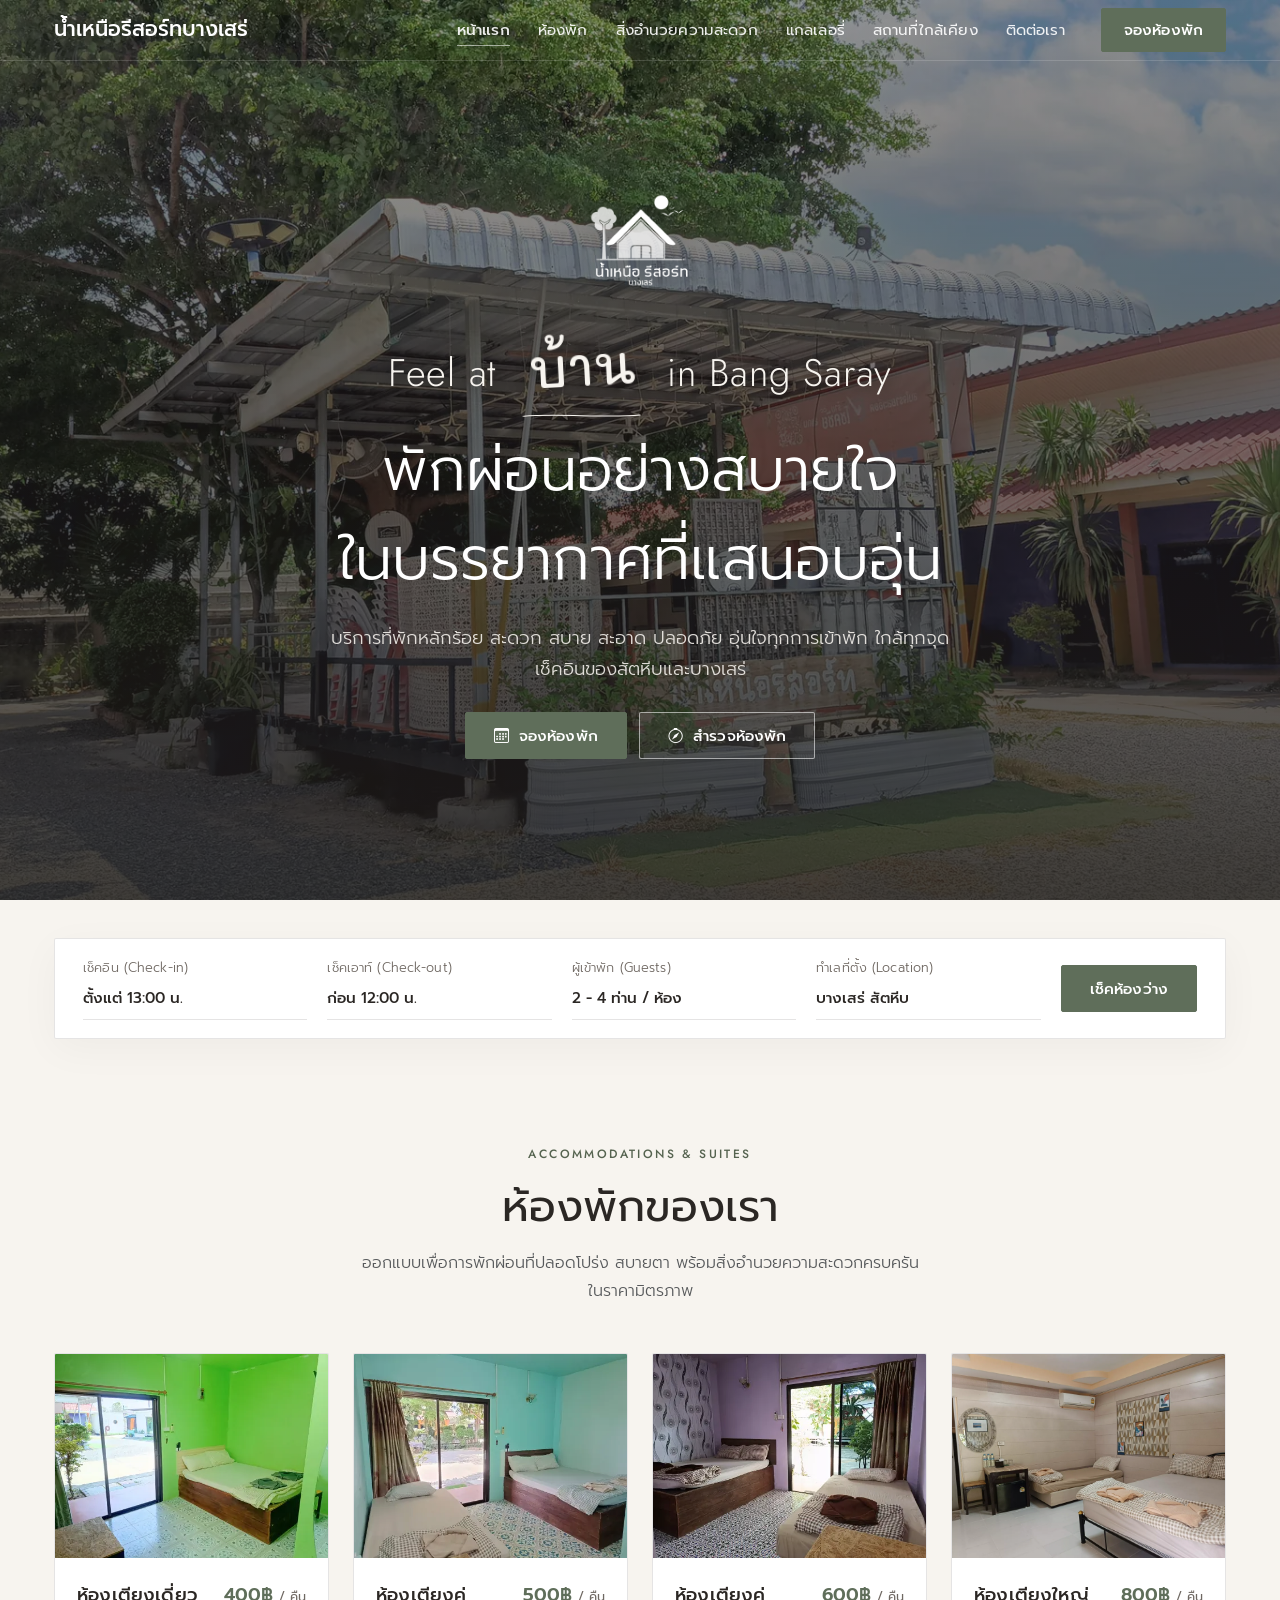
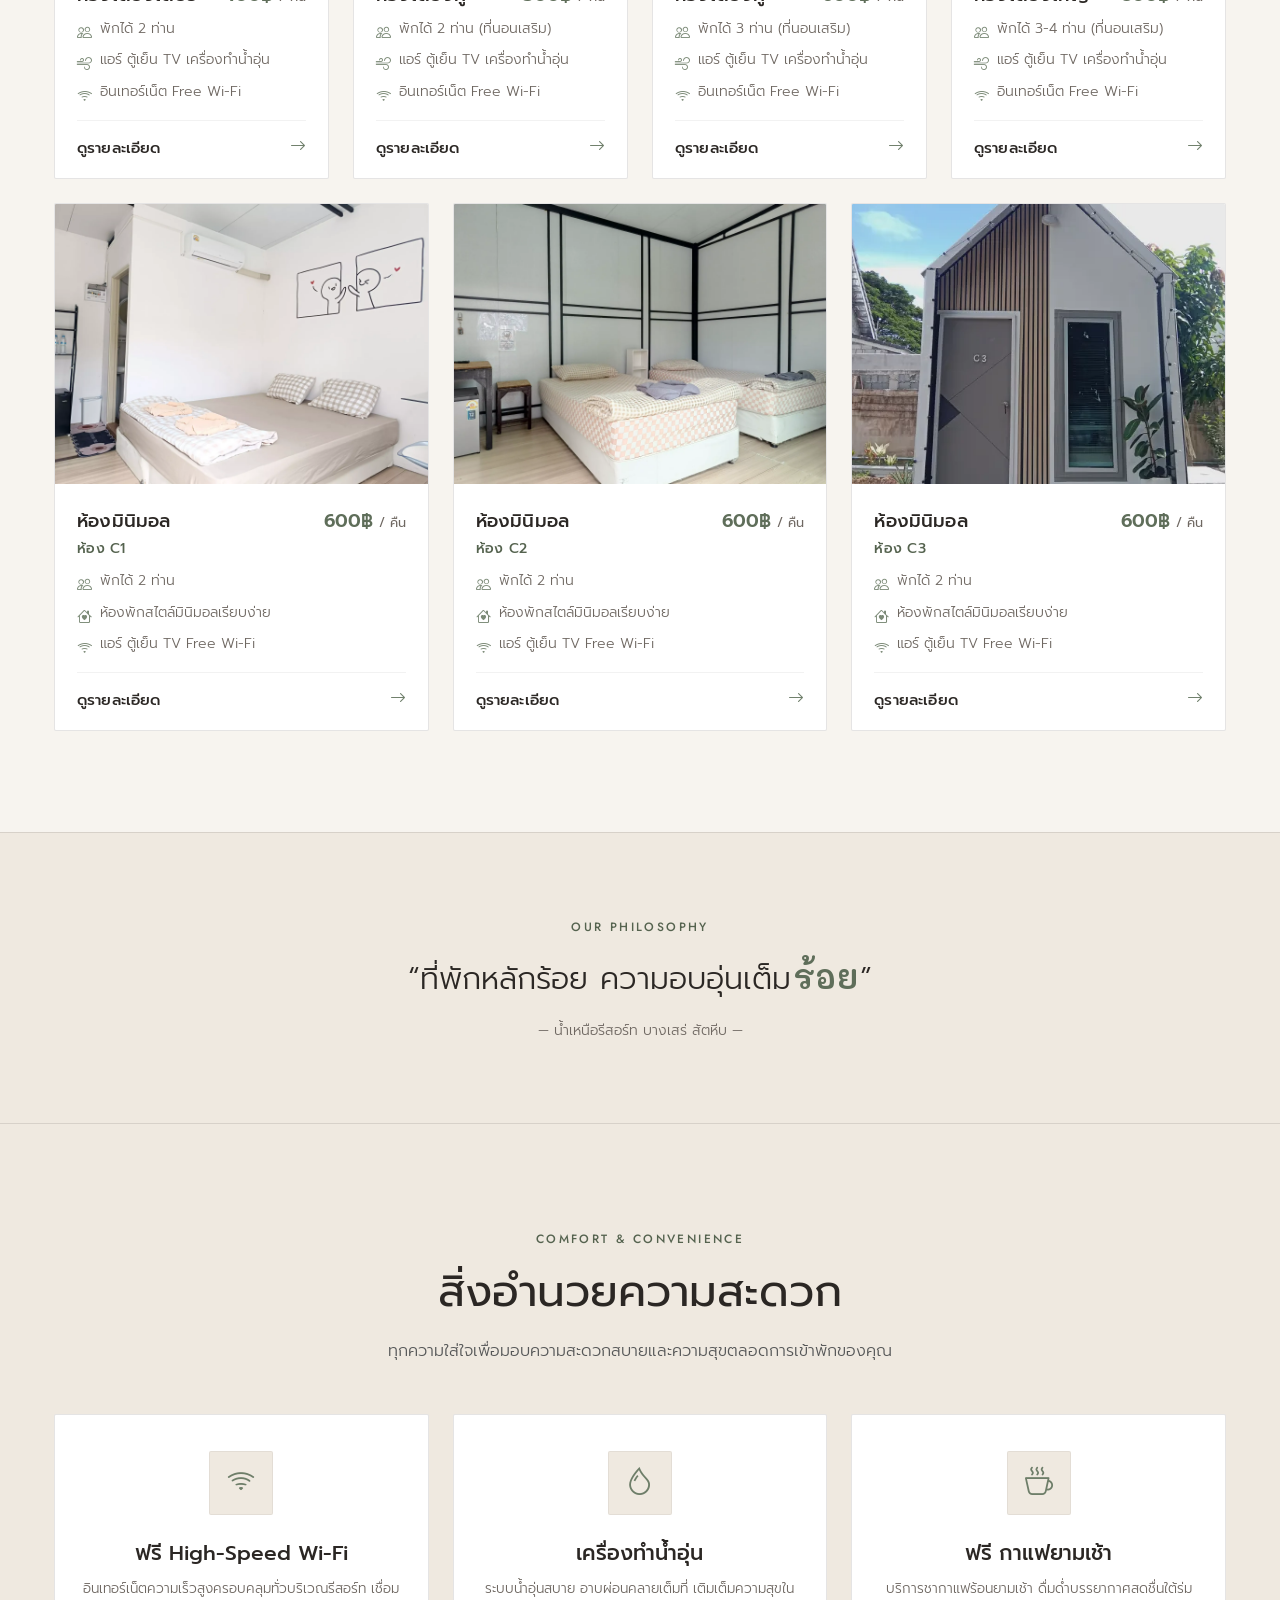
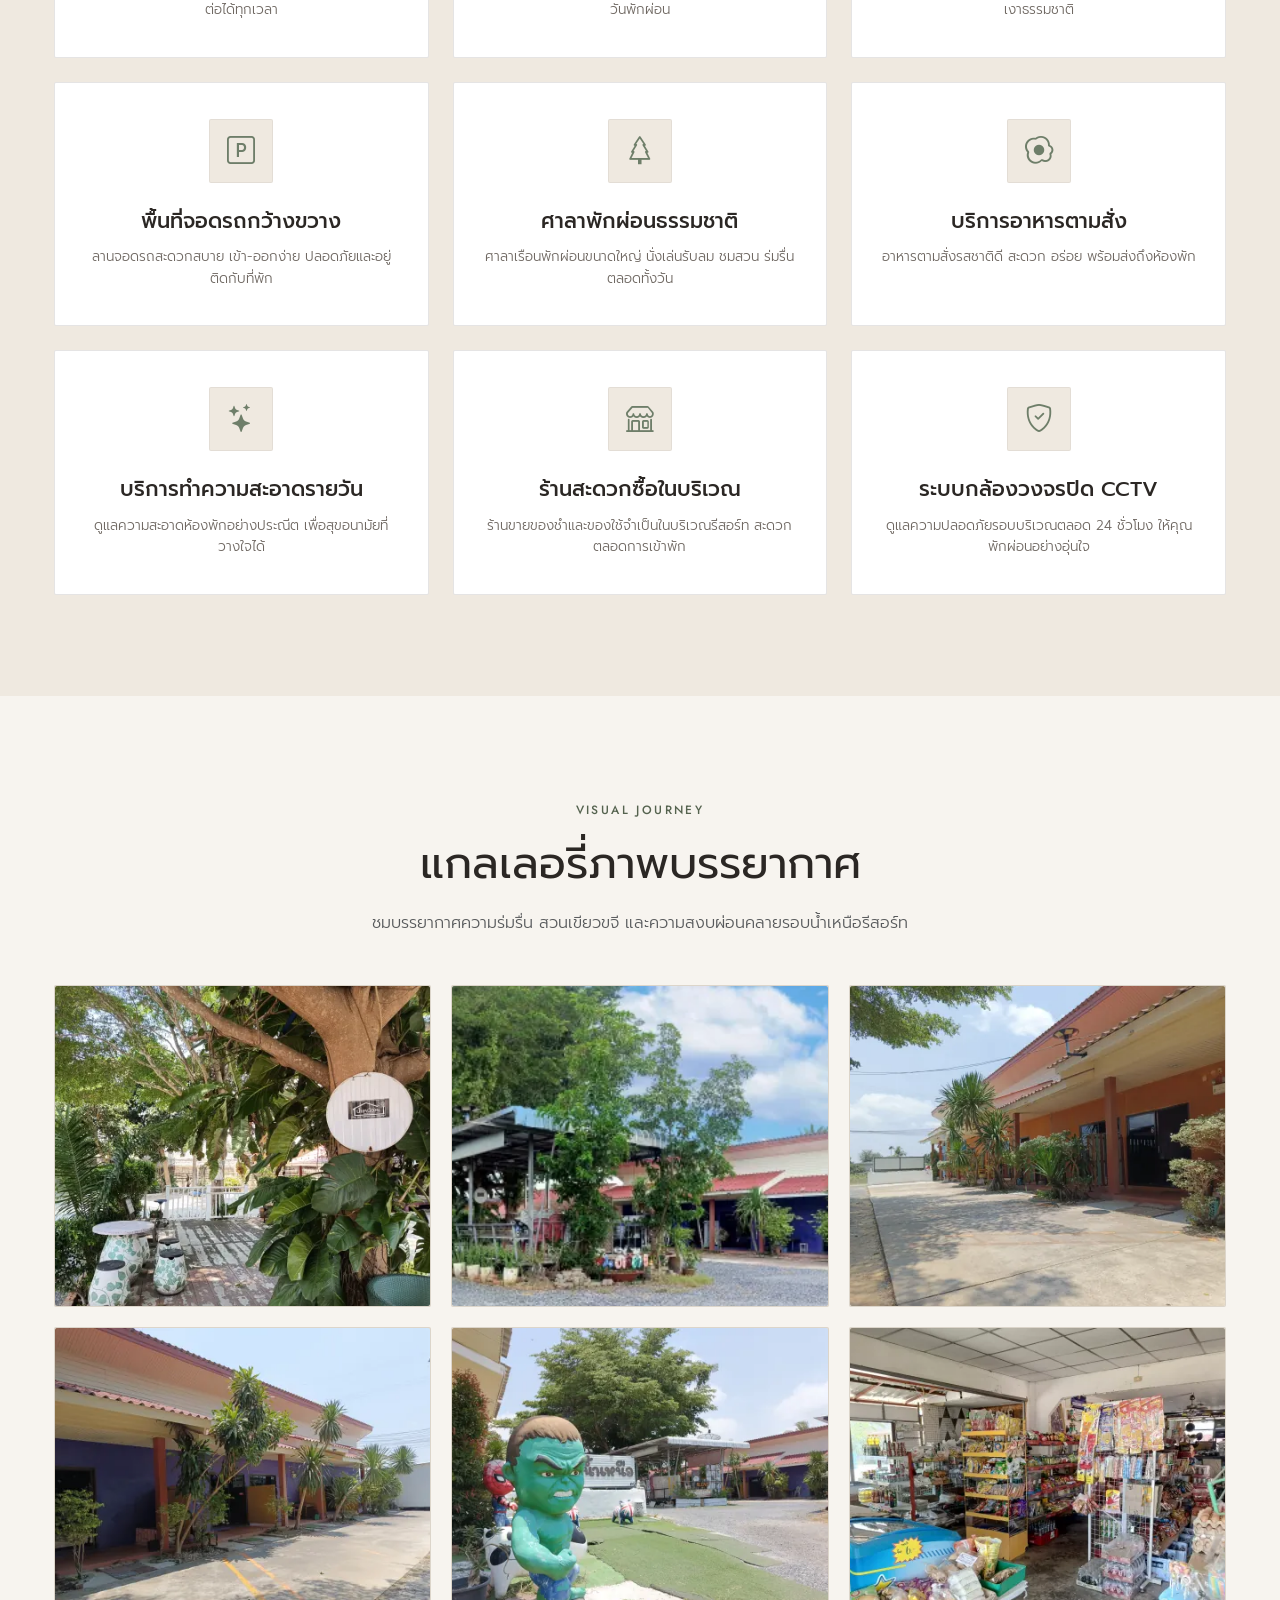
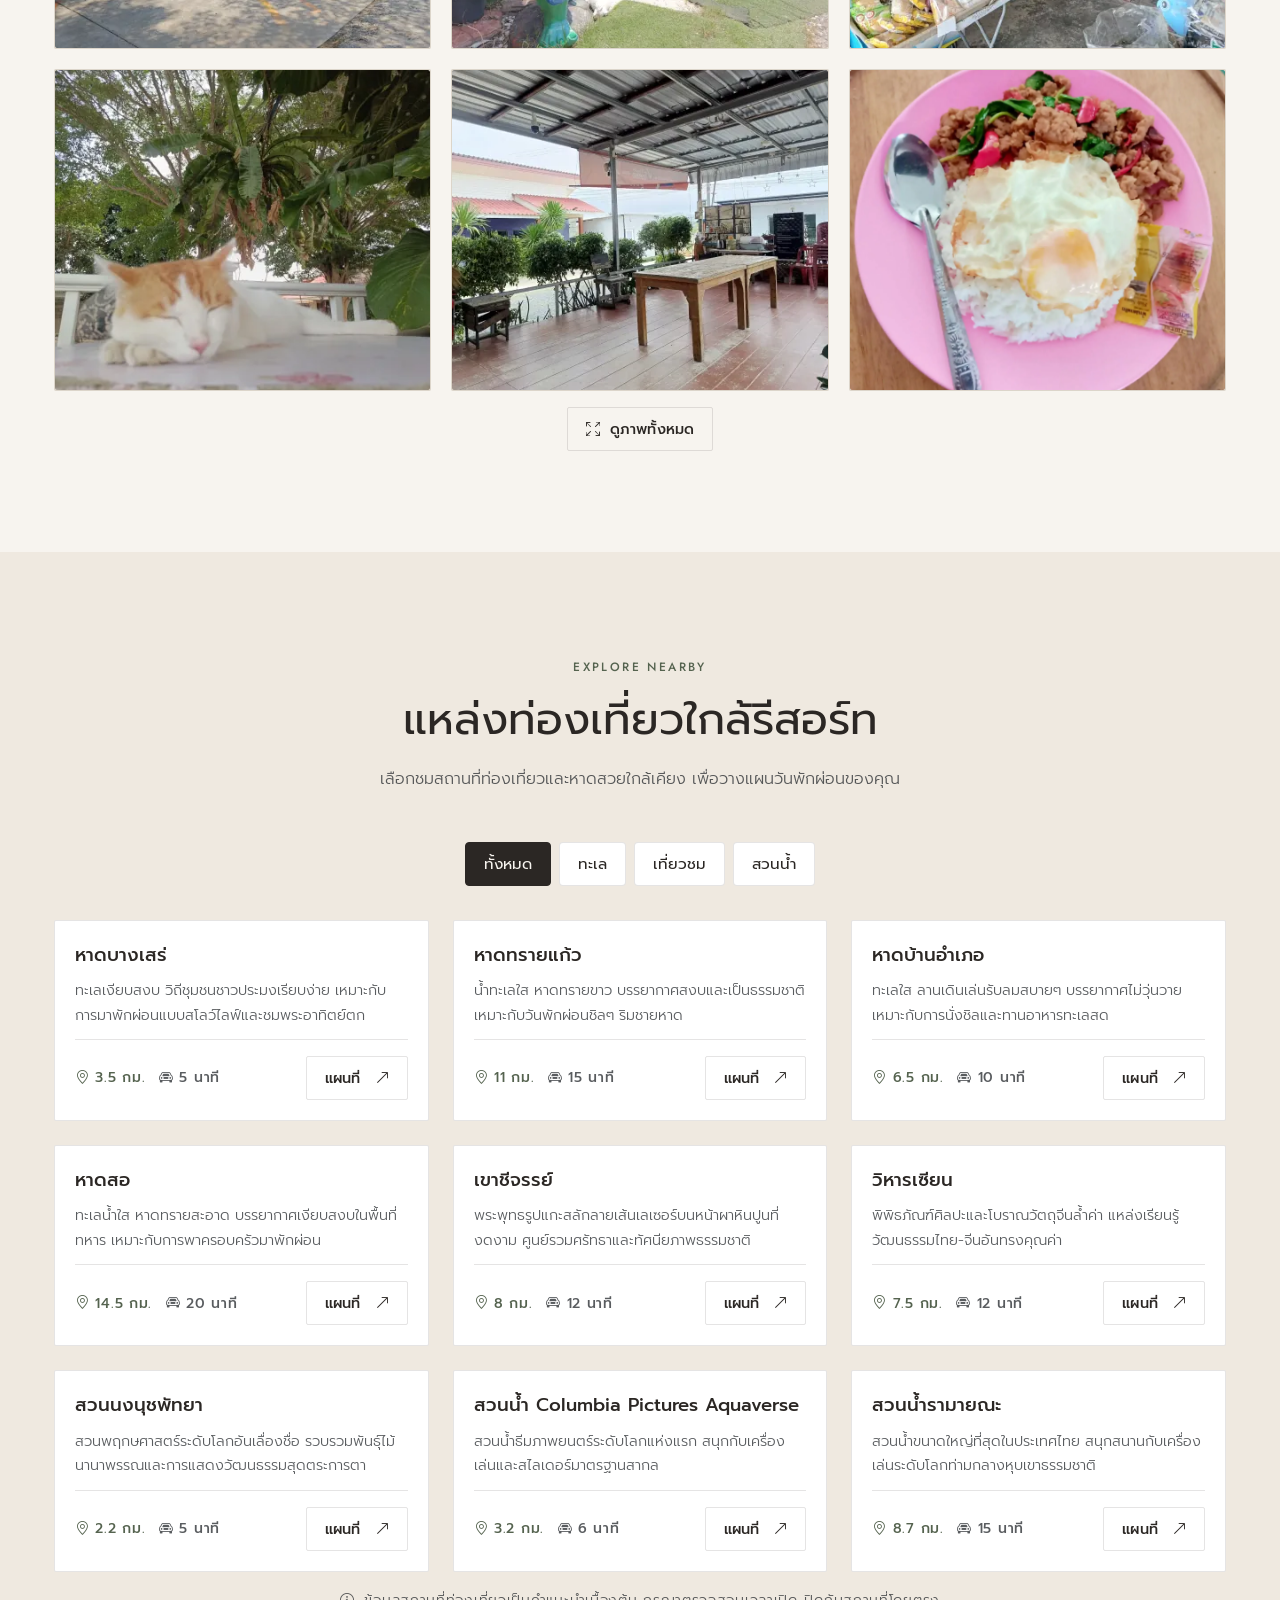
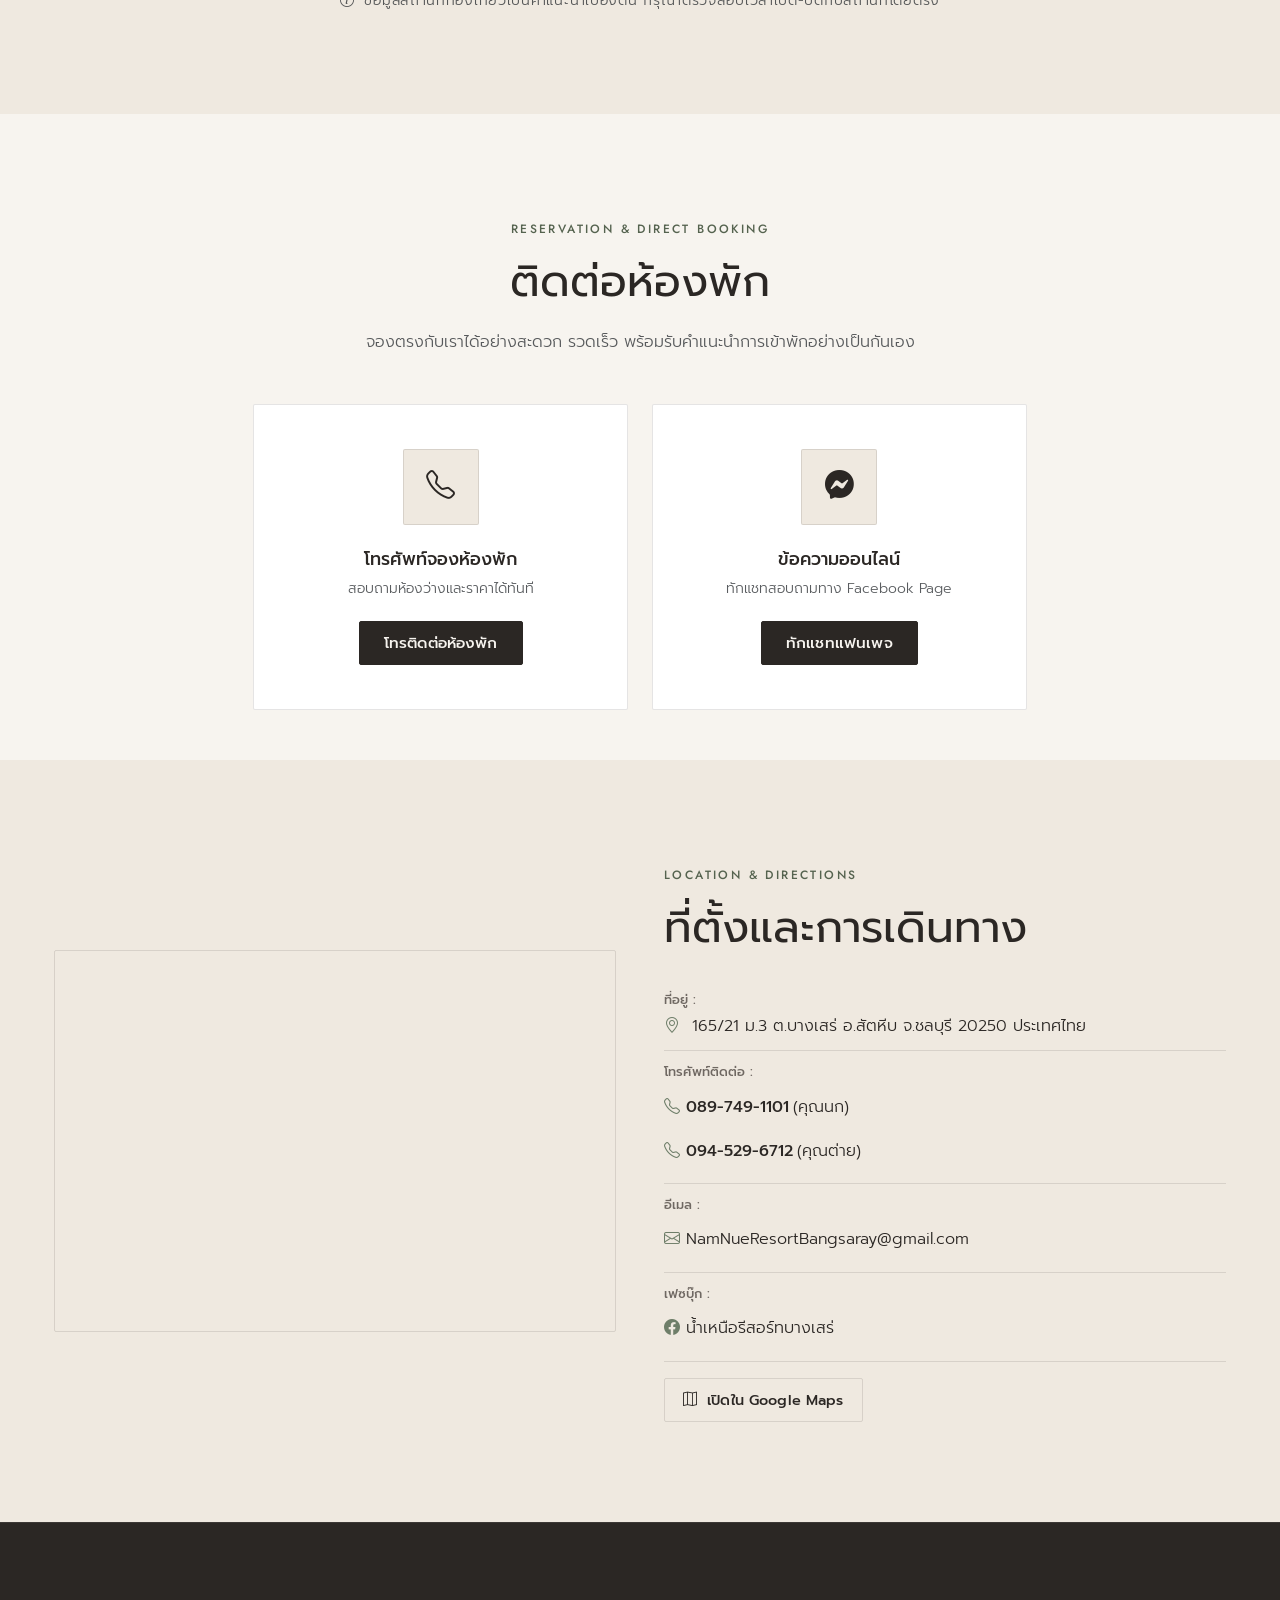
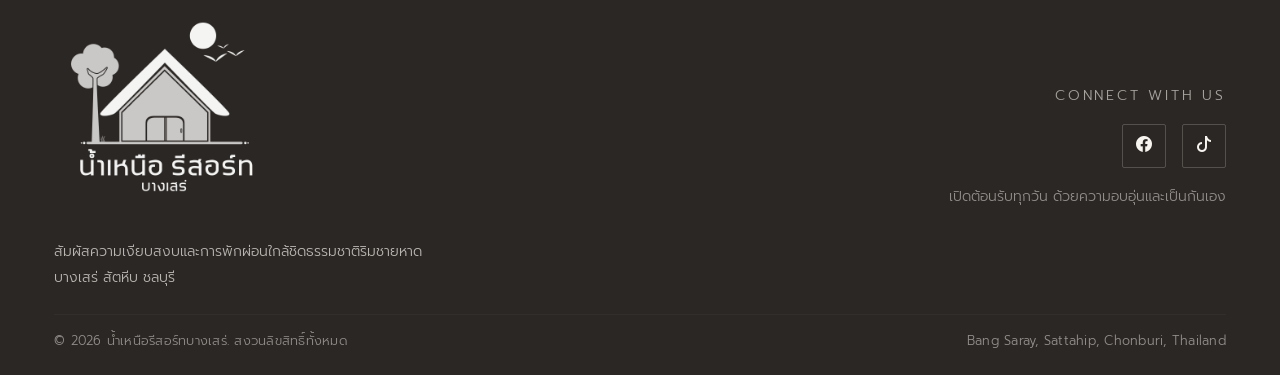
<file: index.html>
<!DOCTYPE html>
<html lang="th">

<head>
  <meta charset="UTF-8">
  <meta name="viewport" content="width=device-width, initial-scale=1.0, viewport-fit=cover">
  <script>document.documentElement.classList.add('js')</script>
  <title>น้ำเหนือรีสอร์ทบางเสร่ | Nam Nue Resort Bang Saray</title>
  <link rel="icon" type="image/webp" href="/img/iconheadweb.webp">

  <!-- Bootstrap 5.3 & Icons -->
  <link href="https://cdn.jsdelivr.net/npm/bootstrap@5.3.8/dist/css/bootstrap.min.css" rel="stylesheet"
    integrity="sha384-sRIl4kxILFvY47J16cr9ZwB07vP4J8+LH7qKQnuqkuIAvNWLzeN8tE5YBujZqJLB" crossorigin="anonymous">
  <link rel="stylesheet" href="https://cdn.jsdelivr.net/npm/bootstrap-icons@1.13.1/font/bootstrap-icons.min.css">

  <!-- Google Fonts: Cormorant Garamond, Jost, Prompt, Mali -->
  <!-- Hero image (LCP): preload the size each screen will actually use -->
  <link rel="preload" as="image" href="/img/bgnamnueresort-960.webp" media="(max-width: 480px)" fetchpriority="high">
  <link rel="preload" as="image" href="/img/bgnamnueresort-1280.webp" media="(min-width: 480.02px) and (max-width: 900px)" fetchpriority="high">
  <link rel="preload" as="image" href="/img/bgnamnueresort.webp" media="(min-width: 900.02px)" fetchpriority="high">
  <link rel="preconnect" href="https://fonts.googleapis.com">
  <link rel="preconnect" href="https://fonts.gstatic.com" crossorigin>
  <link href="https://fonts.googleapis.com/css2?family=Cormorant+Garamond:ital,wght@1,400&family=Jost:wght@300;500&family=Prompt:wght@300;400;500;600&family=Mali:wght@500;600&display=swap" rel="stylesheet">


  <!-- Luxury Boutique Stylesheet -->
  <link rel="stylesheet" href="style.css">
</head>

<body>
  <!-- ======================== NAVBAR ======================== -->
  <nav class="navbar navbar-expand-lg fixed-top custom-navbar" id="mainNavbar">
    <div class="container">
      <a class="navbar-brand" href="#home">
        น้ำเหนือรีสอร์ทบางเสร่
      </a>

      <button class="navbar-toggler" id="navToggle" type="button" aria-controls="navbarNav" aria-expanded="false" aria-label="เปิดเมนู">
        <span class="burger" aria-hidden="true"><span></span><span></span></span>
      </button>

      <div class="collapse navbar-collapse" id="navbarNav">
        <ul class="navbar-nav ms-auto align-items-lg-center">
          <li class="nav-item">
            <a class="nav-link active" href="#home">หน้าแรก</a>
          </li>
          <li class="nav-item">
            <a class="nav-link" href="#rooms">ห้องพัก</a>
          </li>
          <li class="nav-item">
            <a class="nav-link" href="#facilities">สิ่งอำนวยความสะดวก</a>
          </li>
          <li class="nav-item">
            <a class="nav-link" href="#gallery">แกลเลอรี่</a>
          </li>
          <li class="nav-item">
            <a class="nav-link" href="#Attractions">สถานที่ใกล้เคียง</a>
          </li>
          <li class="nav-item">
            <a class="nav-link" href="#ContactRoom">ติดต่อเรา</a>
          </li>
          <li class="nav-item ms-lg-2 mt-2 mt-lg-0">
            <a href="#" class="nav-btn-book" data-bs-toggle="modal" data-bs-target="#phoneModal">
              จองห้องพัก
            </a>
          </li>
        </ul>
      </div>
    </div>
  </nav>

  <!-- ======================== HERO SECTION ======================== -->
  <header id="home" class="hero-section">
    <div class="container text-center">
      <div class="hero-logo-box hero-in" role="img" aria-label="โลโก้ น้ำเหนือรีสอร์ท บางเสร่"></div>
      <p class="hero-tagline hero-in" aria-label="Feel at home in Bang Saray" aria-live="off">
        <span class="tagline-phrase" aria-hidden="true">Feel at</span>
        <span class="hand-wrap is-th" aria-hidden="true">
          <span class="word-stack">
            <span class="word-cell word-thai is-active" lang="th">
              <span class="word-inner">บ้าน</span>
            </span>
            <span class="word-cell word-eng" lang="en">
              <span class="word-inner">Home</span>
            </span>
          </span>
          <svg class="hand-underline" viewBox="0 0 100 12" preserveAspectRatio="none" aria-hidden="true">
            <path d="M2,8 C28,3 72,11 98,6" />
          </svg>
        </span>
        <span class="tagline-phrase" aria-hidden="true">in Bang Saray</span>
      </p>
      <h1 class="hero-title hero-in">
        <span class="nowrap">พักผ่อนอย่างสบายใจ</span> <span class="nowrap">ในบรรยากาศที่แสนอบอุ่น</span>
      </h1>
      <p class="hero-subtitle hero-in">
        บริการที่พักหลักร้อย สะดวก สบาย สะอาด ปลอดภัย อุ่นใจทุกการเข้าพัก ใกล้ทุกจุดเช็คอินของสัตหีบและบางเสร่
      </p>
      <div class="hero-buttons hero-in">
        <a href="#ContactRoom" class="btn-luxury-primary" data-bs-toggle="modal" data-bs-target="#phoneModal">
          <i class="bi bi-calendar3" aria-hidden="true"></i> จองห้องพัก
        </a>
        <a href="#rooms" class="btn-luxury-outline">
          <i class="bi bi-compass" aria-hidden="true"></i> สำรวจห้องพัก
        </a>
      </div>
    </div>
  </header>

  <!-- ======================== SLIM BOOKING BAR ======================== -->
  <div class="container booking-bar-wrapper" data-aos="fade-up" data-aos-delay="150">
    <div class="booking-bar">
      <div class="booking-field">
        <span class="booking-label">เช็คอิน (Check-in)</span>
        <span class="booking-value">ตั้งแต่ 13:00 น.</span>
      </div>
      <div class="booking-field">
        <span class="booking-label">เช็คเอาท์ (Check-out)</span>
        <span class="booking-value">ก่อน 12:00 น.</span>
      </div>
      <div class="booking-field">
        <span class="booking-label">ผู้เข้าพัก (Guests)</span>
        <span class="booking-value">2 - 4 ท่าน / ห้อง</span>
      </div>
      <div class="booking-field">
        <span class="booking-label">ทำเลที่ตั้ง (Location)</span>
        <span class="booking-value">บางเสร่ สัตหีบ</span>
      </div>
      <div class="booking-action text-end">
        <a href="#" class="btn-luxury-primary w-100" data-bs-toggle="modal" data-bs-target="#phoneModal">
          เช็คห้องว่าง
        </a>
      </div>
    </div>
  </div>

  <!-- ======================== ROOMS SECTION ======================== -->
  <section id="rooms">
    <div class="container">
      <div class="section-head" data-aos="fade-up">
        <span class="section-eyebrow">Accommodations & Suites</span>
        <h2 class="mb-2">ห้องพักของเรา</h2>
        <p class="text-muted section-lead">
          ออกแบบเพื่อการพักผ่อนที่ปลอดโปร่ง สบายตา พร้อมสิ่งอำนวยความสะดวกครบครันในราคามิตรภาพ
        </p>
      </div>

      <!-- Room track: swipe strip on phones, 4 + 3 grid on desktop -->
      <div class="room-track" data-track tabindex="0" aria-label="ห้องพักทั้งหมด 7 แบบ (ปัดซ้าย-ขวา)">
        
        <!-- Room 1: ห้องเตียงเดี่ยว -->
        <div class="col" data-aos="fade-up" data-aos-delay="100">
          <div class="card h-100">
            <div class="card-img-wrapper">
              <img src="/img/single-bed/aa9.webp" 
                   srcset="/img/single-bed/aa9-480.webp 480w, /img/single-bed/aa9-960.webp 960w, /img/single-bed/aa9.webp 1600w" 
                   sizes="(min-width: 992px) 25vw, (min-width: 768px) 50vw, 100vw" 
                   class="card-img-top" 
                   alt="ห้องเตียงเดี่ยว" 
                   loading="lazy" 
                   decoding="async">
            </div>
            <div class="card-body">
              <div class="d-flex justify-content-between align-items-baseline mb-2">
                <h4 class="card-title">ห้องเตียงเดี่ยว</h4>
                <div class="room-price-badge">400฿ <span>/ คืน</span></div>
              </div>
              <p class="card-text"><i class="bi bi-people"></i> พักได้ 2 ท่าน</p>
              <p class="card-text"><i class="bi bi-wind"></i> แอร์ ตู้เย็น TV เครื่องทำน้ำอุ่น</p>
              <p class="card-text mb-4"><i class="bi bi-wifi"></i> อินเทอร์เน็ต Free Wi-Fi</p>
              
              <a href="/roomdetails_type/room_details_alone.html" class="btn-discover">
                <span>ดูรายละเอียด</span>
                <i class="bi bi-arrow-right"></i>
              </a>
            </div>
          </div>
        </div>

        <!-- Room 2: ห้องเตียงคู่ 500฿ -->
        <div class="col" data-aos="fade-up" data-aos-delay="200">
          <div class="card h-100">
            <div class="card-img-wrapper">
              <img src="/img/twin-bed/aaa12.webp" 
                   srcset="/img/twin-bed/aaa12-480.webp 480w, /img/twin-bed/aaa12-960.webp 960w, /img/twin-bed/aaa12.webp 1600w" 
                   sizes="(min-width: 992px) 25vw, (min-width: 768px) 50vw, 100vw" 
                   class="card-img-top" 
                   alt="ห้องเตียงคู่" 
                   loading="lazy" 
                   decoding="async">
            </div>
            <div class="card-body">
              <div class="d-flex justify-content-between align-items-baseline mb-2">
                <h4 class="card-title">ห้องเตียงคู่</h4>
                <div class="room-price-badge">500฿ <span>/ คืน</span></div>
              </div>
              <p class="card-text"><i class="bi bi-people"></i> พักได้ 2 ท่าน (ที่นอนเสริม)</p>
              <p class="card-text"><i class="bi bi-wind"></i> แอร์ ตู้เย็น TV เครื่องทำน้ำอุ่น</p>
              <p class="card-text mb-4"><i class="bi bi-wifi"></i> อินเทอร์เน็ต Free Wi-Fi</p>
              
              <a href="/roomdetails_type/room_details_duo.html" class="btn-discover">
                <span>ดูรายละเอียด</span>
                <i class="bi bi-arrow-right"></i>
              </a>
            </div>
          </div>
        </div>

        <!-- Room 3: ห้องเตียงคู่ 600฿ -->
        <div class="col" data-aos="fade-up" data-aos-delay="300">
          <div class="card h-100">
            <div class="card-img-wrapper">
              <img src="/img/twin-bed/aa1.webp" 
                   srcset="/img/twin-bed/aa1-480.webp 480w, /img/twin-bed/aa1-960.webp 960w, /img/twin-bed/aa1.webp 1600w" 
                   sizes="(min-width: 992px) 25vw, (min-width: 768px) 50vw, 100vw" 
                   class="card-img-top" 
                   alt="ห้องเตียงคู่ พักได้ 3 ท่าน" 
                   loading="lazy" 
                   decoding="async">
            </div>
            <div class="card-body">
              <div class="d-flex justify-content-between align-items-baseline mb-2">
                <h4 class="card-title">ห้องเตียงคู่</h4>
                <div class="room-price-badge">600฿ <span>/ คืน</span></div>
              </div>
              <p class="card-text"><i class="bi bi-people"></i> พักได้ 3 ท่าน (ที่นอนเสริม)</p>
              <p class="card-text"><i class="bi bi-wind"></i> แอร์ ตู้เย็น TV เครื่องทำน้ำอุ่น</p>
              <p class="card-text mb-4"><i class="bi bi-wifi"></i> อินเทอร์เน็ต Free Wi-Fi</p>
              
              <a href="/roomdetails_type/room_details_tripple.html" class="btn-discover">
                <span>ดูรายละเอียด</span>
                <i class="bi bi-arrow-right"></i>
              </a>
            </div>
          </div>
        </div>

        <!-- Room 4: ห้องเตียงใหญ่ 800฿ -->
        <div class="col" data-aos="fade-up" data-aos-delay="400">
          <div class="card h-100">
            <div class="card-img-wrapper">
              <img src="/img/big-house/b2.webp" 
                   class="card-img-top" 
                   alt="ห้องเตียงใหญ่" 
                   loading="lazy" 
                   decoding="async">
            </div>
            <div class="card-body">
              <div class="d-flex justify-content-between align-items-baseline mb-2">
                <h4 class="card-title">ห้องเตียงใหญ่</h4>
                <div class="room-price-badge">800฿ <span>/ คืน</span></div>
              </div>
              <p class="card-text"><i class="bi bi-people"></i> พักได้ 3-4 ท่าน (ที่นอนเสริม)</p>
              <p class="card-text"><i class="bi bi-wind"></i> แอร์ ตู้เย็น TV เครื่องทำน้ำอุ่น</p>
              <p class="card-text mb-4"><i class="bi bi-wifi"></i> อินเทอร์เน็ต Free Wi-Fi</p>
              
              <a href="/roomdetails_type/room_details_homebig.html" class="btn-discover">
                <span>ดูรายละเอียด</span>
                <i class="bi bi-arrow-right"></i>
              </a>
            </div>
          </div>
        </div>
        
        <!-- Minimalist Series (C1-C3) continue in the same track -->
        <!-- Room C1 -->
        <div class="col" data-aos="fade-up" data-aos-delay="100">
          <div class="card h-100">
            <div class="card-img-wrapper">
              <img src="/img/minimal/c4.webp" 
                   class="card-img-top" 
                   alt="ห้องมินิมอล C1" 
                   loading="lazy" 
                   decoding="async">
            </div>
            <div class="card-body">
              <div class="d-flex justify-content-between align-items-baseline mb-2">
                <div>
                  <h4 class="card-title">ห้องมินิมอล</h4>
                  <span class="badge-eyebrow">ห้อง C1</span>
                </div>
                <div class="room-price-badge">600฿ <span>/ คืน</span></div>
              </div>
              <p class="card-text"><i class="bi bi-people"></i> พักได้ 2 ท่าน</p>
              <p class="card-text"><i class="bi bi-house-heart"></i> ห้องพักสไตล์มินิมอลเรียบง่าย</p>
              <p class="card-text mb-4"><i class="bi bi-wifi"></i> แอร์ ตู้เย็น TV Free Wi-Fi</p>
              
              <a href="/roomdetails_type/room_details_minimals.html" class="btn-discover">
                <span>ดูรายละเอียด</span>
                <i class="bi bi-arrow-right"></i>
              </a>
            </div>
          </div>
        </div>

        <!-- Room C2 -->
        <div class="col" data-aos="fade-up" data-aos-delay="200">
          <div class="card h-100">
            <div class="card-img-wrapper">
              <img src="/img/minimal/c7.webp" 
                   class="card-img-top" 
                   alt="ห้องมินิมอล C2" 
                   loading="lazy" 
                   decoding="async">
            </div>
            <div class="card-body">
              <div class="d-flex justify-content-between align-items-baseline mb-2">
                <div>
                  <h4 class="card-title">ห้องมินิมอล</h4>
                  <span class="badge-eyebrow">ห้อง C2</span>
                </div>
                <div class="room-price-badge">600฿ <span>/ คืน</span></div>
              </div>
              <p class="card-text"><i class="bi bi-people"></i> พักได้ 2 ท่าน</p>
              <p class="card-text"><i class="bi bi-house-heart"></i> ห้องพักสไตล์มินิมอลเรียบง่าย</p>
              <p class="card-text mb-4"><i class="bi bi-wifi"></i> แอร์ ตู้เย็น TV Free Wi-Fi</p>
              
              <a href="/roomdetails_type/room_details_minimals_c2.html" class="btn-discover">
                <span>ดูรายละเอียด</span>
                <i class="bi bi-arrow-right"></i>
              </a>
            </div>
          </div>
        </div>

        <!-- Room C3 -->
        <div class="col" data-aos="fade-up" data-aos-delay="300">
          <div class="card h-100">
            <div class="card-img-wrapper">
              <img src="/img/c3/c3-room2.webp" 
                   srcset="/img/c3/c3-room2-480.webp 480w, /img/c3/c3-room2-960.webp 960w, /img/c3/c3-room2.webp 1600w" 
                   sizes="(min-width: 992px) 33vw, (min-width: 768px) 50vw, 100vw" 
                   class="card-img-top" 
                   alt="ห้องมินิมอล C3" 
                   loading="lazy" 
                   decoding="async">
            </div>
            <div class="card-body">
              <div class="d-flex justify-content-between align-items-baseline mb-2">
                <div>
                  <h4 class="card-title">ห้องมินิมอล</h4>
                  <span class="badge-eyebrow">ห้อง C3</span>
                </div>
                <div class="room-price-badge">600฿ <span>/ คืน</span></div>
              </div>
              <p class="card-text"><i class="bi bi-people"></i> พักได้ 2 ท่าน</p>
              <p class="card-text"><i class="bi bi-house-heart"></i> ห้องพักสไตล์มินิมอลเรียบง่าย</p>
              <p class="card-text mb-4"><i class="bi bi-wifi"></i> แอร์ ตู้เย็น TV Free Wi-Fi</p>
              
              <a href="/roomdetails_type/room_details_minimals_c3.html" class="btn-discover">
                <span>ดูรายละเอียด</span>
                <i class="bi bi-arrow-right"></i>
              </a>
            </div>
          </div>
        </div>

      </div>
      <div class="track-progress" aria-hidden="true"><span></span></div>
    </div>
  </section>

  <!-- ======================== EDITORIAL PHILOSOPHY ======================== -->
  <section class="philosophy">
    <div class="container text-center" data-aos="fade-up">
      <span class="section-eyebrow">Our Philosophy</span>
      <blockquote class="philosophy-quote">
        “<span class="nowrap">ที่พักหลักร้อย</span> <span class="nowrap">ความอบอุ่นเต็ม<span class="hand-accent">ร้อย</span>”</span>
      </blockquote>
      <p class="philosophy-cite">
        — น้ำเหนือรีสอร์ท บางเสร่ สัตหีบ —
      </p>
    </div>
  </section>

  <!-- ======================== FACILITIES / AMENITIES ======================== -->
  <section id="facilities">
    <div class="container">
      <div class="section-head" data-aos="fade-up">
        <span class="section-eyebrow">Comfort & Convenience</span>
        <h2>สิ่งอำนวยความสะดวก</h2>
        <p class="text-muted section-lead">
          ทุกความใส่ใจเพื่อมอบความสะดวกสบายและความสุขตลอดการเข้าพักของคุณ
        </p>
      </div>

      <div class="row row-cols-1 row-cols-md-3 g-4 amenity-grid" data-amenities>
        
        <!-- 1 -->
        <div class="col" data-aos="fade-up" data-aos-delay="50">
          <div class="facilities-card">
            <div class="icon-box">
              <i class="bi bi-wifi"></i>
            </div>
            <h5>ฟรี High-Speed Wi-Fi</h5>
            <p>อินเทอร์เน็ตความเร็วสูงครอบคลุมทั่วบริเวณรีสอร์ท เชื่อมต่อได้ทุกเวลา</p>
          </div>
        </div>

        <!-- 2 -->
        <div class="col" data-aos="fade-up" data-aos-delay="100">
          <div class="facilities-card">
            <div class="icon-box">
              <i class="bi bi-droplet"></i>
            </div>
            <h5>เครื่องทำน้ำอุ่น</h5>
            <p>ระบบน้ำอุ่นสบาย อาบผ่อนคลายเต็มที่ เติมเต็มความสุขในวันพักผ่อน</p>
          </div>
        </div>

        <!-- 3 -->
        <div class="col" data-aos="fade-up" data-aos-delay="150">
          <div class="facilities-card">
            <div class="icon-box">
              <i class="bi bi-cup-hot"></i>
            </div>
            <h5>ฟรี กาแฟยามเช้า</h5>
            <p>บริการชากาแฟร้อนยามเช้า ดื่มด่ำบรรยากาศสดชื่นใต้ร่มเงาธรรมชาติ</p>
          </div>
        </div>

        <!-- 4 -->
        <div class="col" data-aos="fade-up" data-aos-delay="200">
          <div class="facilities-card">
            <div class="icon-box">
              <i class="bi bi-p-square"></i>
            </div>
            <h5>พื้นที่จอดรถกว้างขวาง</h5>
            <p>ลานจอดรถสะดวกสบาย เข้า-ออกง่าย ปลอดภัยและอยู่ติดกับที่พัก</p>
          </div>
        </div>

        <!-- 5 -->
        <div class="col" data-aos="fade-up" data-aos-delay="250">
          <div class="facilities-card">
            <div class="icon-box">
              <i class="bi bi-tree"></i>
            </div>
            <h5>ศาลาพักผ่อนธรรมชาติ</h5>
            <p>ศาลาเรือนพักผ่อนขนาดใหญ่ นั่งเล่นรับลม ชมสวน ร่มรื่นตลอดทั้งวัน</p>
          </div>
        </div>

        <!-- 6 -->
        <div class="col" data-aos="fade-up" data-aos-delay="300">
          <div class="facilities-card">
            <div class="icon-box">
              <i class="bi bi-egg-fried"></i>
            </div>
            <h5>บริการอาหารตามสั่ง</h5>
            <p>อาหารตามสั่งรสชาติดี สะดวก อร่อย พร้อมส่งถึงห้องพัก</p>
          </div>
        </div>

        <!-- 7 -->
        <div class="col" data-aos="fade-up" data-aos-delay="350">
          <div class="facilities-card">
            <div class="icon-box">
              <i class="bi bi-stars"></i>
            </div>
            <h5>บริการทำความสะอาดรายวัน</h5>
            <p>ดูแลความสะอาดห้องพักอย่างประณีต เพื่อสุขอนามัยที่วางใจได้</p>
          </div>
        </div>

        <!-- 8 -->
        <div class="col" data-aos="fade-up" data-aos-delay="400">
          <div class="facilities-card">
            <div class="icon-box">
              <i class="bi bi-shop"></i>
            </div>
            <h5>ร้านสะดวกซื้อในบริเวณ</h5>
            <p>ร้านขายของชำและของใช้จำเป็นในบริเวณรีสอร์ท สะดวกตลอดการเข้าพัก</p>
          </div>
        </div>

        <!-- 9 -->
        <div class="col" data-aos="fade-up" data-aos-delay="450">
          <div class="facilities-card">
            <div class="icon-box">
              <i class="bi bi-shield-check"></i>
            </div>
            <h5>ระบบกล้องวงจรปิด CCTV</h5>
            <p>ดูแลความปลอดภัยรอบบริเวณตลอด 24 ชั่วโมง ให้คุณพักผ่อนอย่างอุ่นใจ</p>
          </div>
        </div>

      </div>
    </div>
  </section>

  <!-- ======================== GALLERY SECTION ======================== -->
  <section id="gallery">
    <div class="container">
      <div class="section-head" data-aos="fade-up">
        <span class="section-eyebrow">Visual Journey</span>
        <h2>แกลเลอรี่ภาพบรรยากาศ</h2>
        <p class="text-muted section-lead">
          ชมบรรยากาศความร่มรื่น สวนเขียวขจี และความสงบผ่อนคลายรอบน้ำเหนือรีสอร์ท
        </p>
      </div>

      <!-- Photo strip: swipe on phones, grid on tablet/desktop; tap opens the lightbox -->
      <div class="row g-4 gallery photo-strip" data-lightbox>
        <div class="col-md-4" data-aos="fade-up" data-aos-delay="50">
          <div class="gallery-item-wrapper">
            <img src="/img/sala/s3.webp" srcset="/img/sala/s3-480.webp 480w, /img/sala/s3-960.webp 960w, /img/sala/s3.webp 1600w" sizes="(min-width: 768px) 33vw, 70vw" alt="ศาลาพักผ่อน" loading="lazy" decoding="async">
          </div>
        </div>
        <div class="col-md-4" data-aos="fade-up" data-aos-delay="100">
          <div class="gallery-item-wrapper">
            <img src="/img/bg-website-namnue.webp" srcset="/img/bg-website-namnue-480.webp 480w, /img/bg-website-namnue-960.webp 960w, /img/bg-website-namnue.webp 1600w" sizes="(min-width: 768px) 33vw, 70vw" alt="บรรยากาศรีสอร์ท" loading="lazy" decoding="async">
          </div>
        </div>
        <div class="col-md-4" data-aos="fade-up" data-aos-delay="150">
          <div class="gallery-item-wrapper">
            <img src="/img/resort-view/v2.webp" srcset="/img/resort-view/v2-480.webp 480w, /img/resort-view/v2-960.webp 960w, /img/resort-view/v2.webp 1600w" sizes="(min-width: 768px) 33vw, 70vw" alt="วิวธรรมชาติรีสอร์ท" loading="lazy" decoding="async">
          </div>
        </div>
        <div class="col-md-4" data-aos="fade-up" data-aos-delay="200">
          <div class="gallery-item-wrapper">
            <img src="/img/resort-view/v6.webp" srcset="/img/resort-view/v6-480.webp 480w, /img/resort-view/v6-960.webp 960w, /img/resort-view/v6.webp 1600w" sizes="(min-width: 768px) 33vw, 70vw" alt="ต้นไม้และสวนร่มรื่น" loading="lazy" decoding="async">
          </div>
        </div>
        <div class="col-md-4" data-aos="fade-up" data-aos-delay="250">
          <div class="gallery-item-wrapper">
            <img src="/img/resort-view/v1.webp" srcset="/img/resort-view/v1-480.webp 480w, /img/resort-view/v1-960.webp 960w, /img/resort-view/v1.webp 1600w" sizes="(min-width: 768px) 33vw, 70vw" alt="ทางเดินในรีสอร์ท" loading="lazy" decoding="async">
          </div>
        </div>
        <div class="col-md-4" data-aos="fade-up" data-aos-delay="300">
          <div class="gallery-item-wrapper">
            <img src="/img/activities/d1.webp" srcset="/img/activities/d1-480.webp 480w, /img/activities/d1-960.webp 960w, /img/activities/d1.webp 1600w" sizes="(min-width: 768px) 33vw, 70vw" alt="กิจกรรมและการพักผ่อน" loading="lazy" decoding="async">
          </div>
        </div>
        <div class="col-md-4" data-aos="fade-up" data-aos-delay="350">
          <div class="gallery-item-wrapper">
            <img src="/img/activities/d3.webp" srcset="/img/activities/d3-480.webp 480w, /img/activities/d3-960.webp 960w, /img/activities/d3.webp 1225w" sizes="(min-width: 768px) 33vw, 70vw" alt="มุมพักผ่อนสบายๆ" loading="lazy" decoding="async">
          </div>
        </div>
        <div class="col-md-4" data-aos="fade-up" data-aos-delay="400">
          <div class="gallery-item-wrapper">
            <img src="/img/activities/d4.webp" srcset="/img/activities/d4-480.webp 480w, /img/activities/d4-960.webp 960w, /img/activities/d4.webp 1225w" sizes="(min-width: 768px) 33vw, 70vw" alt="บริเวณโดยรอบ" loading="lazy" decoding="async">
          </div>
        </div>
        <div class="col-md-4" data-aos="fade-up" data-aos-delay="450">
          <div class="gallery-item-wrapper">
            <img src="/img/activities/d5.webp" class="img-fluid" alt="พื้นที่นั่งเล่น" loading="lazy" decoding="async">
          </div>
        </div>
      </div>
      <div class="gallery-actions">
        <button type="button" class="btn-outline-dark" data-lightbox-open>
          <i class="bi bi-arrows-fullscreen" aria-hidden="true"></i> ดูภาพทั้งหมด
        </button>
      </div>

    </div>
  </section>

  <!-- ======================== ATTRACTIONS SECTION ======================== -->
  <section id="Attractions">
    <div class="container">
      <div class="section-head" data-aos="fade-up">
        <span class="section-eyebrow">Explore Nearby</span>
        <h2>แหล่งท่องเที่ยวใกล้รีสอร์ท</h2>
        <p class="text-muted section-lead">
          เลือกชมสถานที่ท่องเที่ยวและหาดสวยใกล้เคียง เพื่อวางแผนวันพักผ่อนของคุณ
        </p>
      </div>

      <div class="place-filter" role="group" aria-label="กรองสถานที่ตามประเภท" data-place-filter>
        <button type="button" class="chip" data-filter="all" aria-pressed="true">ทั้งหมด</button>
        <button type="button" class="chip" data-filter="sea" aria-pressed="false">ทะเล</button>
        <button type="button" class="chip" data-filter="sight" aria-pressed="false">เที่ยวชม</button>
        <button type="button" class="chip" data-filter="water" aria-pressed="false">สวนน้ำ</button>
      </div>

      <div>
        <div class="row g-4 attractions-scroll place-track" id="attractionsScrollRow" data-track tabindex="0" aria-label="สถานที่ท่องเที่ยวใกล้เคียง (ปัดซ้าย-ขวา)">
          
          <!-- Card 1 -->
          <div class="col-md-4" data-cat="sea" data-aos="fade-up" data-aos-delay="0">
            <div class="attraction-card p-4 h-100 d-flex flex-column">
              <h5>หาดบางเสร่</h5>
              <p class="small text-muted mb-4 flex-grow-1">
                ทะเลเงียบสงบ วิถีชุมชนชาวประมงเรียบง่าย เหมาะกับการมาพักผ่อนแบบสโลว์ไลฟ์และชมพระอาทิตย์ตก
              </p>
              <div class="d-flex justify-content-between align-items-center mt-auto pt-3 border-top" style="border-color: var(--border-color) !important;">
                <div class="attraction-distance">
                  <i class="bi bi-geo-alt"></i> 3.5 กม.
                  <span class="ms-2 text-muted"><i class="bi bi-car-front"></i> 5 นาที</span>
                </div>
                <a href="https://maps.google.com/?q=หาดบางเสร่" target="_blank" class="btn-outline-dark btn-sm">
                  แผนที่ <i class="bi bi-arrow-up-right ms-1"></i>
                </a>
              </div>
            </div>
          </div>

          <!-- Card 2 -->
          <div class="col-md-4" data-cat="sea" data-aos="fade-up" data-aos-delay="50">
            <div class="attraction-card p-4 h-100 d-flex flex-column">
              <h5>หาดทรายแก้ว</h5>
              <p class="small text-muted mb-4 flex-grow-1">
                น้ำทะเลใส หาดทรายขาว บรรยากาศสงบและเป็นธรรมชาติ เหมาะกับวันพักผ่อนชิลๆ ริมชายหาด
              </p>
              <div class="d-flex justify-content-between align-items-center mt-auto pt-3 border-top" style="border-color: var(--border-color) !important;">
                <div class="attraction-distance">
                  <i class="bi bi-geo-alt"></i> 11 กม.
                  <span class="ms-2 text-muted"><i class="bi bi-car-front"></i> 15 นาที</span>
                </div>
                <a href="https://maps.google.com/?q=หาดทรายแก้ว" target="_blank" class="btn-outline-dark btn-sm">
                  แผนที่ <i class="bi bi-arrow-up-right ms-1"></i>
                </a>
              </div>
            </div>
          </div>

          <!-- Card 3 -->
          <div class="col-md-4" data-cat="sea" data-aos="fade-up" data-aos-delay="100">
            <div class="attraction-card p-4 h-100 d-flex flex-column">
              <h5>หาดบ้านอำเภอ</h5>
              <p class="small text-muted mb-4 flex-grow-1">
                ทะเลใส ลานเดินเล่นรับลมสบายๆ บรรยากาศไม่วุ่นวาย เหมาะกับการนั่งชิลและทานอาหารทะเลสด
              </p>
              <div class="d-flex justify-content-between align-items-center mt-auto pt-3 border-top" style="border-color: var(--border-color) !important;">
                <div class="attraction-distance">
                  <i class="bi bi-geo-alt"></i> 6.5 กม.
                  <span class="ms-2 text-muted"><i class="bi bi-car-front"></i> 10 นาที</span>
                </div>
                <a href="https://maps.google.com/?q=หาดบ้านอำเภอ" target="_blank" class="btn-outline-dark btn-sm">
                  แผนที่ <i class="bi bi-arrow-up-right ms-1"></i>
                </a>
              </div>
            </div>
          </div>

          <!-- Card 4 -->
          <div class="col-md-4" data-cat="sea" data-aos="fade-up" data-aos-delay="150">
            <div class="attraction-card p-4 h-100 d-flex flex-column">
              <h5>หาดสอ</h5>
              <p class="small text-muted mb-4 flex-grow-1">
                ทะเลน้ำใส หาดทรายสะอาด บรรยากาศเงียบสงบในพื้นที่ทหาร เหมาะกับการพาครอบครัวมาพักผ่อน
              </p>
              <div class="d-flex justify-content-between align-items-center mt-auto pt-3 border-top" style="border-color: var(--border-color) !important;">
                <div class="attraction-distance">
                  <i class="bi bi-geo-alt"></i> 14.5 กม.
                  <span class="ms-2 text-muted"><i class="bi bi-car-front"></i> 20 นาที</span>
                </div>
                <a href="https://maps.google.com/?q=หาดสอ" target="_blank" class="btn-outline-dark btn-sm">
                  แผนที่ <i class="bi bi-arrow-up-right ms-1"></i>
                </a>
              </div>
            </div>
          </div>

          <!-- Card 5 -->
          <div class="col-md-4" data-cat="sight" data-aos="fade-up" data-aos-delay="200">
            <div class="attraction-card p-4 h-100 d-flex flex-column">
              <h5>เขาชีจรรย์</h5>
              <p class="small text-muted mb-4 flex-grow-1">
                พระพุทธรูปแกะสลักลายเส้นเลเซอร์บนหน้าผาหินปูนที่งดงาม ศูนย์รวมศรัทธาและทัศนียภาพธรรมชาติ
              </p>
              <div class="d-flex justify-content-between align-items-center mt-auto pt-3 border-top" style="border-color: var(--border-color) !important;">
                <div class="attraction-distance">
                  <i class="bi bi-geo-alt"></i> 8 กม.
                  <span class="ms-2 text-muted"><i class="bi bi-car-front"></i> 12 นาที</span>
                </div>
                <a href="https://maps.google.com/?q=เขาชีจรรย์" target="_blank" class="btn-outline-dark btn-sm">
                  แผนที่ <i class="bi bi-arrow-up-right ms-1"></i>
                </a>
              </div>
            </div>
          </div>

          <!-- Card 6 -->
          <div class="col-md-4" data-cat="sight" data-aos="fade-up" data-aos-delay="250">
            <div class="attraction-card p-4 h-100 d-flex flex-column">
              <h5>วิหารเซียน</h5>
              <p class="small text-muted mb-4 flex-grow-1">
                พิพิธภัณฑ์ศิลปะและโบราณวัตถุจีนล้ำค่า แหล่งเรียนรู้วัฒนธรรมไทย-จีนอันทรงคุณค่า
              </p>
              <div class="d-flex justify-content-between align-items-center mt-auto pt-3 border-top" style="border-color: var(--border-color) !important;">
                <div class="attraction-distance">
                  <i class="bi bi-geo-alt"></i> 7.5 กม.
                  <span class="ms-2 text-muted"><i class="bi bi-car-front"></i> 12 นาที</span>
                </div>
                <a href="https://maps.google.com/?q=วิหารเซียน" target="_blank" class="btn-outline-dark btn-sm">
                  แผนที่ <i class="bi bi-arrow-up-right ms-1"></i>
                </a>
              </div>
            </div>
          </div>

          <!-- Card 7 -->
          <div class="col-md-4" data-cat="sight" data-aos="fade-up" data-aos-delay="300">
            <div class="attraction-card p-4 h-100 d-flex flex-column">
              <h5>สวนนงนุชพัทยา</h5>
              <p class="small text-muted mb-4 flex-grow-1">
                สวนพฤกษศาสตร์ระดับโลกอันเลื่องชื่อ รวบรวมพันธุ์ไม้นานาพรรณและการแสดงวัฒนธรรมสุดตระการตา
              </p>
              <div class="d-flex justify-content-between align-items-center mt-auto pt-3 border-top" style="border-color: var(--border-color) !important;">
                <div class="attraction-distance">
                  <i class="bi bi-geo-alt"></i> 2.2 กม.
                  <span class="ms-2 text-muted"><i class="bi bi-car-front"></i> 5 นาที</span>
                </div>
                <a href="https://maps.google.com/?q=สวนนงนุช" target="_blank" class="btn-outline-dark btn-sm">
                  แผนที่ <i class="bi bi-arrow-up-right ms-1"></i>
                </a>
              </div>
            </div>
          </div>

          <!-- Card 8 -->
          <div class="col-md-4" data-cat="water" data-aos="fade-up" data-aos-delay="350">
            <div class="attraction-card p-4 h-100 d-flex flex-column">
              <h5>สวนน้ำ Columbia Pictures Aquaverse</h5>
              <p class="small text-muted mb-4 flex-grow-1">
                สวนน้ำธีมภาพยนตร์ระดับโลกแห่งแรก สนุกกับเครื่องเล่นและสไลเดอร์มาตรฐานสากล
              </p>
              <div class="d-flex justify-content-between align-items-center mt-auto pt-3 border-top" style="border-color: var(--border-color) !important;">
                <div class="attraction-distance">
                  <i class="bi bi-geo-alt"></i> 3.2 กม.
                  <span class="ms-2 text-muted"><i class="bi bi-car-front"></i> 6 นาที</span>
                </div>
                <a href="https://maps.google.com/?q=Columbia Pictures Aquaverse" target="_blank" class="btn-outline-dark btn-sm">
                  แผนที่ <i class="bi bi-arrow-up-right ms-1"></i>
                </a>
              </div>
            </div>
          </div>

          <!-- Card 9 -->
          <div class="col-md-4" data-cat="water" data-aos="fade-up" data-aos-delay="400">
            <div class="attraction-card p-4 h-100 d-flex flex-column">
              <h5>สวนน้ำรามายณะ</h5>
              <p class="small text-muted mb-4 flex-grow-1">
                สวนน้ำขนาดใหญ่ที่สุดในประเทศไทย สนุกสนานกับเครื่องเล่นระดับโลกท่ามกลางหุบเขาธรรมชาติ
              </p>
              <div class="d-flex justify-content-between align-items-center mt-auto pt-3 border-top" style="border-color: var(--border-color) !important;">
                <div class="attraction-distance">
                  <i class="bi bi-geo-alt"></i> 8.7 กม.
                  <span class="ms-2 text-muted"><i class="bi bi-car-front"></i> 15 นาที</span>
                </div>
                <a href="https://maps.google.com/?q=สวนน้ำรามายณะ" target="_blank" class="btn-outline-dark btn-sm">
                  แผนที่ <i class="bi bi-arrow-up-right ms-1"></i>
                </a>
              </div>
            </div>
          </div>

        </div>
        <div class="track-progress" aria-hidden="true"><span></span></div>
      </div>

      <!-- Disclaimer -->
      <div class="text-center place-note">
        <small class="text-muted" style="letter-spacing: 0.05em;">
          <i class="bi bi-info-circle me-1"></i> ข้อมูลสถานที่ท่องเที่ยวเป็นคำแนะนำเบื้องต้น กรุณาตรวจสอบเวลาเปิด-ปิดกับสถานที่โดยตรง
        </small>
      </div>

    </div>
  </section>

  <!-- ======================== CONTACT ROOM CTA ======================== -->
  <section id="ContactRoom" class="contact-section">
    <div class="container text-center">
      <div class="section-head" data-aos="fade-up">
        <span class="section-eyebrow">Reservation & Direct Booking</span>
        <h2>ติดต่อห้องพัก</h2>
        <p class="text-muted section-lead">
          จองตรงกับเราได้อย่างสะดวก รวดเร็ว พร้อมรับคำแนะนำการเข้าพักอย่างเป็นกันเอง
        </p>
      </div>

      <div class="row justify-content-center g-4">
        <!-- Phone -->
        <div class="col-12 col-md-5 col-lg-4" data-aos="fade-up" data-aos-delay="100">
          <div class="contact-card">
            <div class="icon-circle">
              <i class="bi bi-telephone"></i>
            </div>
            <div>
              <h5 class="mb-1">โทรศัพท์จองห้องพัก</h5>
              <p class="small text-muted mb-0">สอบถามห้องว่างและราคาได้ทันที</p>
            </div>
            <a href="#" class="contact-btn green" data-bs-toggle="modal" data-bs-target="#phoneModal">
              โทรติดต่อห้องพัก
            </a>
          </div>
        </div>

        <!-- Facebook Messenger -->
        <div class="col-12 col-md-5 col-lg-4" data-aos="fade-up" data-aos-delay="200">
          <div class="contact-card">
            <div class="icon-circle">
              <i class="bi bi-messenger"></i>
            </div>
            <div>
              <h5 class="mb-1">ข้อความออนไลน์</h5>
              <p class="small text-muted mb-0">ทักแชทสอบถามทาง Facebook Page</p>
            </div>
            <a href="https://www.facebook.com/profile.php?id=100063506773137" target="_blank" class="contact-btn blue">
              ทักแชทแฟนเพจ
            </a>
          </div>
        </div>
      </div>
    </div>
  </section>

  <!-- ======================== LOCATION & MAP ======================== -->
  <section id="contact" class="location-section">
    <div class="container">
      <div class="row align-items-center g-4 g-lg-5">
        <!-- Contact Info (first on phones: tappable rows) -->
        <div class="col-lg-6 order-lg-2" data-aos="fade-up">
          <span class="section-eyebrow">Location & Directions</span>
          <h2 class="location-title">ที่ตั้งและการเดินทาง</h2>

          <dl class="info-list">
            <div class="info-row">
              <dt>ที่อยู่ :</dt>
              <dd><i class="bi bi-geo-alt" aria-hidden="true"></i> 165/21 ม.3 ต.บางเสร่ อ.สัตหีบ จ.ชลบุรี 20250 ประเทศไทย</dd>
            </div>

            <div class="info-row">
              <dt>โทรศัพท์ติดต่อ :</dt>
              <dd>
                <a class="info-link" href="tel:0897491101"><i class="bi bi-telephone" aria-hidden="true"></i> <strong>089-749-1101</strong> (คุณนก)</a>
                <a class="info-link" href="tel:0945296712"><i class="bi bi-telephone" aria-hidden="true"></i> <strong>094-529-6712</strong> (คุณต่าย)</a>
              </dd>
            </div>

            <div class="info-row">
              <dt>อีเมล :</dt>
              <dd><a class="info-link" href="mailto:NamNueResortBangsaray@gmail.com"><i class="bi bi-envelope" aria-hidden="true"></i> NamNueResortBangsaray@gmail.com</a></dd>
            </div>

            <div class="info-row">
              <dt>เฟซบุ๊ก :</dt>
              <dd><a class="info-link" href="https://www.facebook.com/profile.php?id=100063506773137" target="_blank" rel="noopener noreferrer"><i class="bi bi-facebook" aria-hidden="true"></i> น้ำเหนือรีสอร์ทบางเสร่</a></dd>
            </div>
          </dl>

          <a class="btn-outline-dark map-open" href="https://maps.google.com/?cid=5980709964266530853" target="_blank" rel="noopener noreferrer">
            <i class="bi bi-map" aria-hidden="true"></i> เปิดใน Google Maps
          </a>
        </div>

        <!-- Google Map -->
        <div class="col-lg-6 order-lg-1" data-aos="fade-up" data-aos-delay="100">
          <div class="map-container" data-map-src="https://www.google.com/maps/embed?pb=!1m18!1m12!1m3!1d3891.236476469268!2d100.9142703748893!3d12.763149087533373!2m3!1f0!2f0!3f0!3m2!1i1024!2i768!4f13.1!3m3!1m2!1s0x31029275918e7f13%3A0x52ffc0067cbee825!2z4LiZ4LmJ4Liz4LmA4Lir4LiZ4Li34LitIOC4o-C4teC4quC4reC4o-C5jOC4lw!5e0!3m2!1sth!2sth!4v1752908897856!5m2!1sth!2sth" data-map-title="แผนที่ น้ำเหนือรีสอร์ท บางเสร่">
            <!-- Map loads on tap on phones (auto on desktop) to save data and scroll -->
            <button type="button" class="map-facade" data-map-load>
              <i class="bi bi-geo-alt" aria-hidden="true"></i>
              <span>แสดงแผนที่</span>
            </button>
            <noscript>
              <iframe title="แผนที่ น้ำเหนือรีสอร์ท บางเสร่" src="https://www.google.com/maps/embed?pb=!1m18!1m12!1m3!1d3891.236476469268!2d100.9142703748893!3d12.763149087533373!2m3!1f0!2f0!3f0!3m2!1i1024!2i768!4f13.1!3m3!1m2!1s0x31029275918e7f13%3A0x52ffc0067cbee825!2z4LiZ4LmJ4Liz4LmA4Lir4LiZ4Li34LitIOC4o-C4teC4quC4reC4o-C5jOC4lw!5e0!3m2!1sth!2sth!4v1752908897856!5m2!1sth!2sth" width="100%" height="380" style="border:0;" loading="lazy" referrerpolicy="no-referrer-when-downgrade"></iframe>
            </noscript>
          </div>
        </div>
      </div>
    </div>
  </section>

  <!-- ======================== FOOTER ======================== -->
  <footer data-aos="fade-up">
    <div class="container">
      <div class="row g-4 align-items-center justify-content-between">
        <div class="col-md-5 text-center text-md-start">
          <img src="/img/logo_white.webp" alt="น้ำเหนือรีสอร์ท" class="img-fluid mb-3" style="max-width: 220px; opacity: 0.95;">
          <p class="mb-0 small" style="color: rgba(247, 244, 239, 0.7); max-width: 380px;">
            สัมผัสความเงียบสงบและการพักผ่อนใกล้ชิดธรรมชาติริมชายหาดบางเสร่ สัตหีบ ชลบุรี
          </p>
        </div>

        <div class="col-md-6 text-center text-md-end">
          <span class="d-block mb-3 small text-uppercase" style="letter-spacing: 0.2em; color: rgba(247, 244, 239, 0.6);">Connect With Us</span>
          <div class="d-inline-flex gap-3 mb-3">
            <a href="https://www.facebook.com/profile.php?id=100063506773137" target="_blank" class="footer-social-icon" aria-label="Facebook">
              <i class="bi bi-facebook"></i>
            </a>
            <a href="https://www.tiktok.com/@namnueresort" target="_blank" class="footer-social-icon" aria-label="TikTok">
              <i class="bi bi-tiktok"></i>
            </a>
          </div>
          <p class="mb-0 small" style="color: rgba(247, 244, 239, 0.5);">
            เปิดต้อนรับทุกวัน ด้วยความอบอุ่นและเป็นกันเอง
          </p>
        </div>
      </div>

      <hr>

      <div class="d-flex flex-column flex-sm-row justify-content-between align-items-center gap-2 footer-copy">
        <div>
          © <span id="currentYear">2026</span> น้ำเหนือรีสอร์ทบางเสร่. สงวนลิขสิทธิ์ทั้งหมด
        </div>
        <div>
          Bang Saray, Sattahip, Chonburi, Thailand
        </div>
      </div>
    </div>
  </footer>

  <!-- ======================== PHONE MODAL ======================== -->
  <div class="modal fade" id="phoneModal" tabindex="-1" aria-labelledby="phoneModalLabel" aria-hidden="true">
    <div class="modal-dialog modal-dialog-centered">
      <div class="modal-content call-modal">
        <div class="modal-header border-0 pb-0">
          <h5 class="modal-title" id="phoneModalLabel">
            สำรองห้องพักโดยตรง
          </h5>
          <button type="button" class="btn-close" data-bs-dismiss="modal" aria-label="ปิด"></button>
        </div>
        <div class="modal-body text-center pt-2">
          <p class="text-muted small mb-4">
            เลือกเบอร์โทรศัพท์หรือทักแชททางเพจเพื่อติดต่อเจ้าหน้าที่
          </p>

          <div class="mb-3">
            <span class="call-name">คุณนก</span>
            <a href="tel:0897491101" class="call-btn">
              <i class="bi bi-telephone-outbound"></i> 089-749-1101
            </a>
          </div>

          <div class="mb-3">
            <span class="call-name">คุณต่าย</span>
            <a href="tel:0945296712" class="call-btn">
              <i class="bi bi-telephone-outbound"></i> 094-529-6712
            </a>
          </div>

          <div class="pt-3 border-top">
            <span class="call-channel-name"><span>ช่องทางออนไลน์:</span> Facebook Page</span>
            <a href="https://www.facebook.com/profile.php?id=100063506773137" target="_blank" rel="noopener noreferrer" class="call-btn call-btn-facebook">
              <i class="bi bi-facebook fs-5"></i> ทักแชท Facebook Page
            </a>
          </div>
        </div>
      </div>
    </div>
  </div>

  <!-- Scripts -->
  <script src="https://cdn.jsdelivr.net/npm/bootstrap@5.3.8/dist/js/bootstrap.bundle.min.js"
    integrity="sha384-FKyoEForCGlyvwx9Hj09JcYn3nv7wiPVlz7YYwJrWVcXK/BmnVDxM+D2scQbITxI"
    crossorigin="anonymous"></script>
  <script src="/site.js" defer></script>

</body>

</html>
</file>
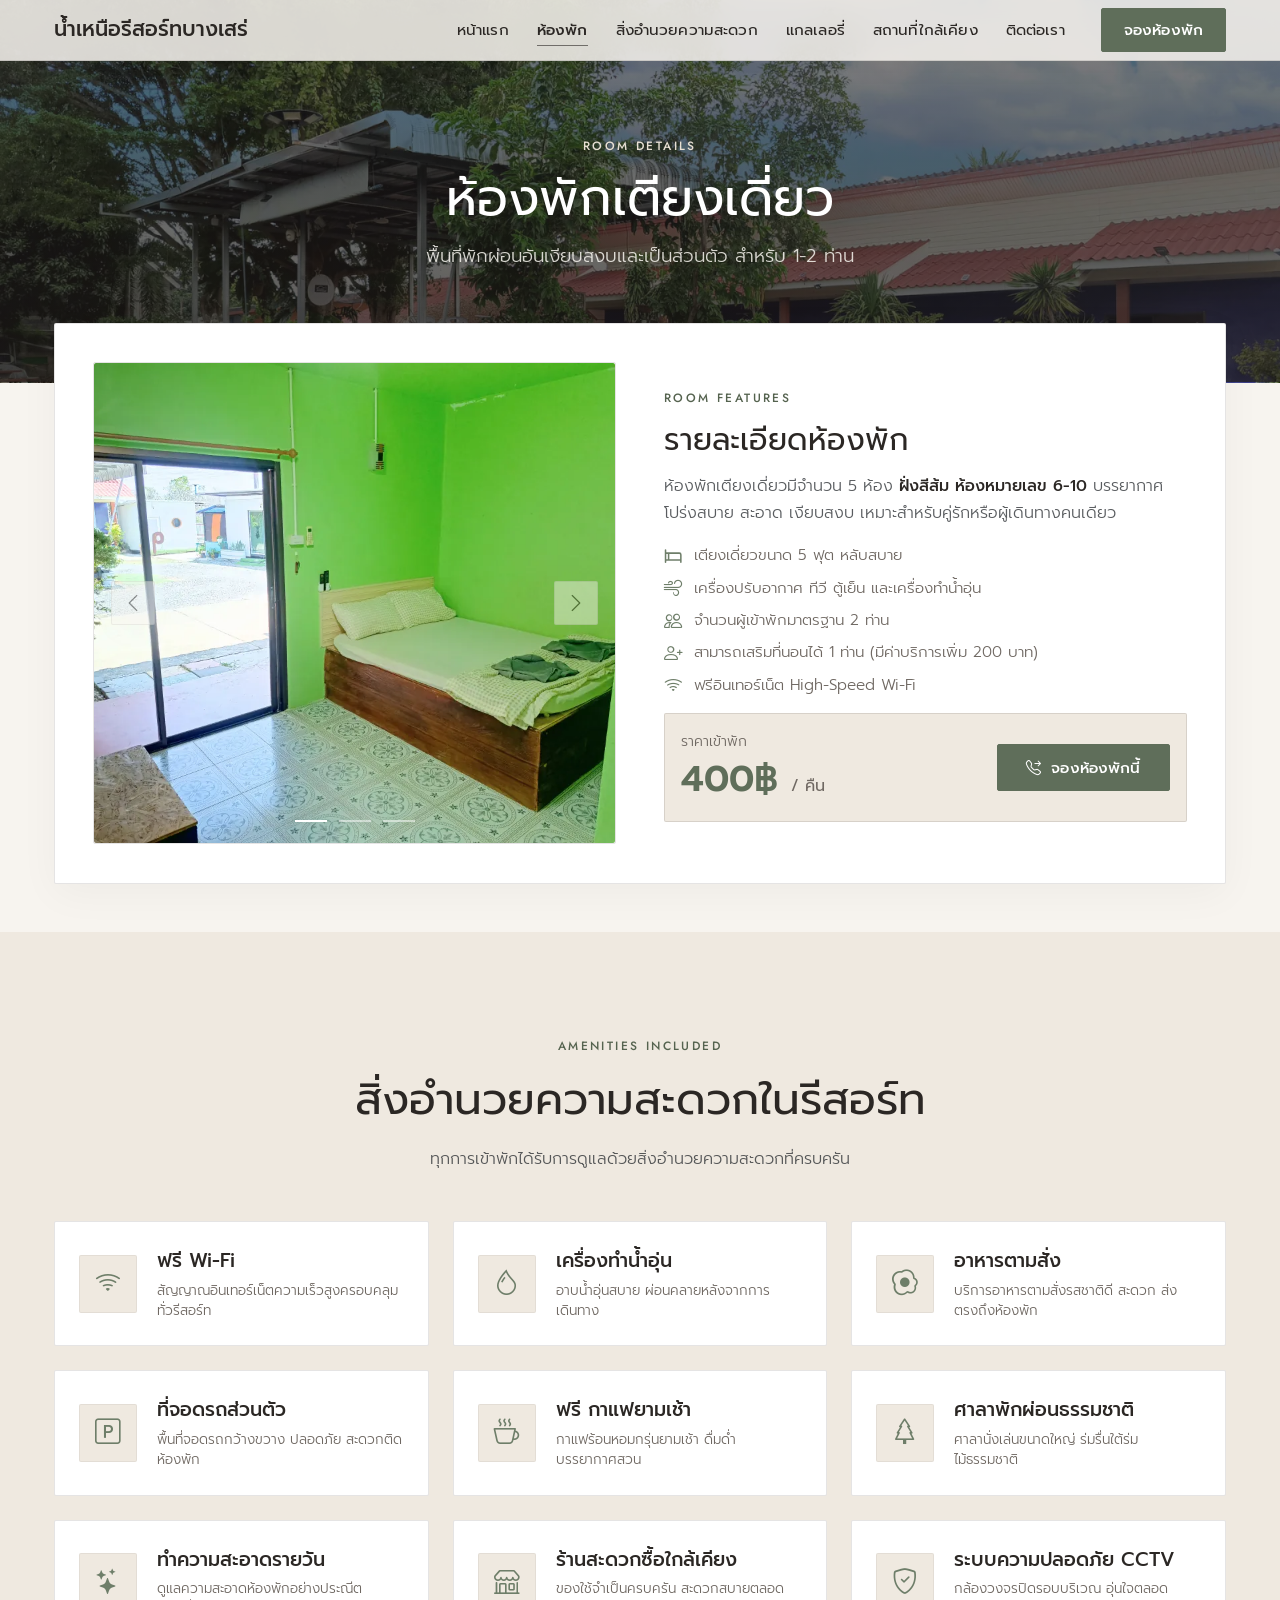
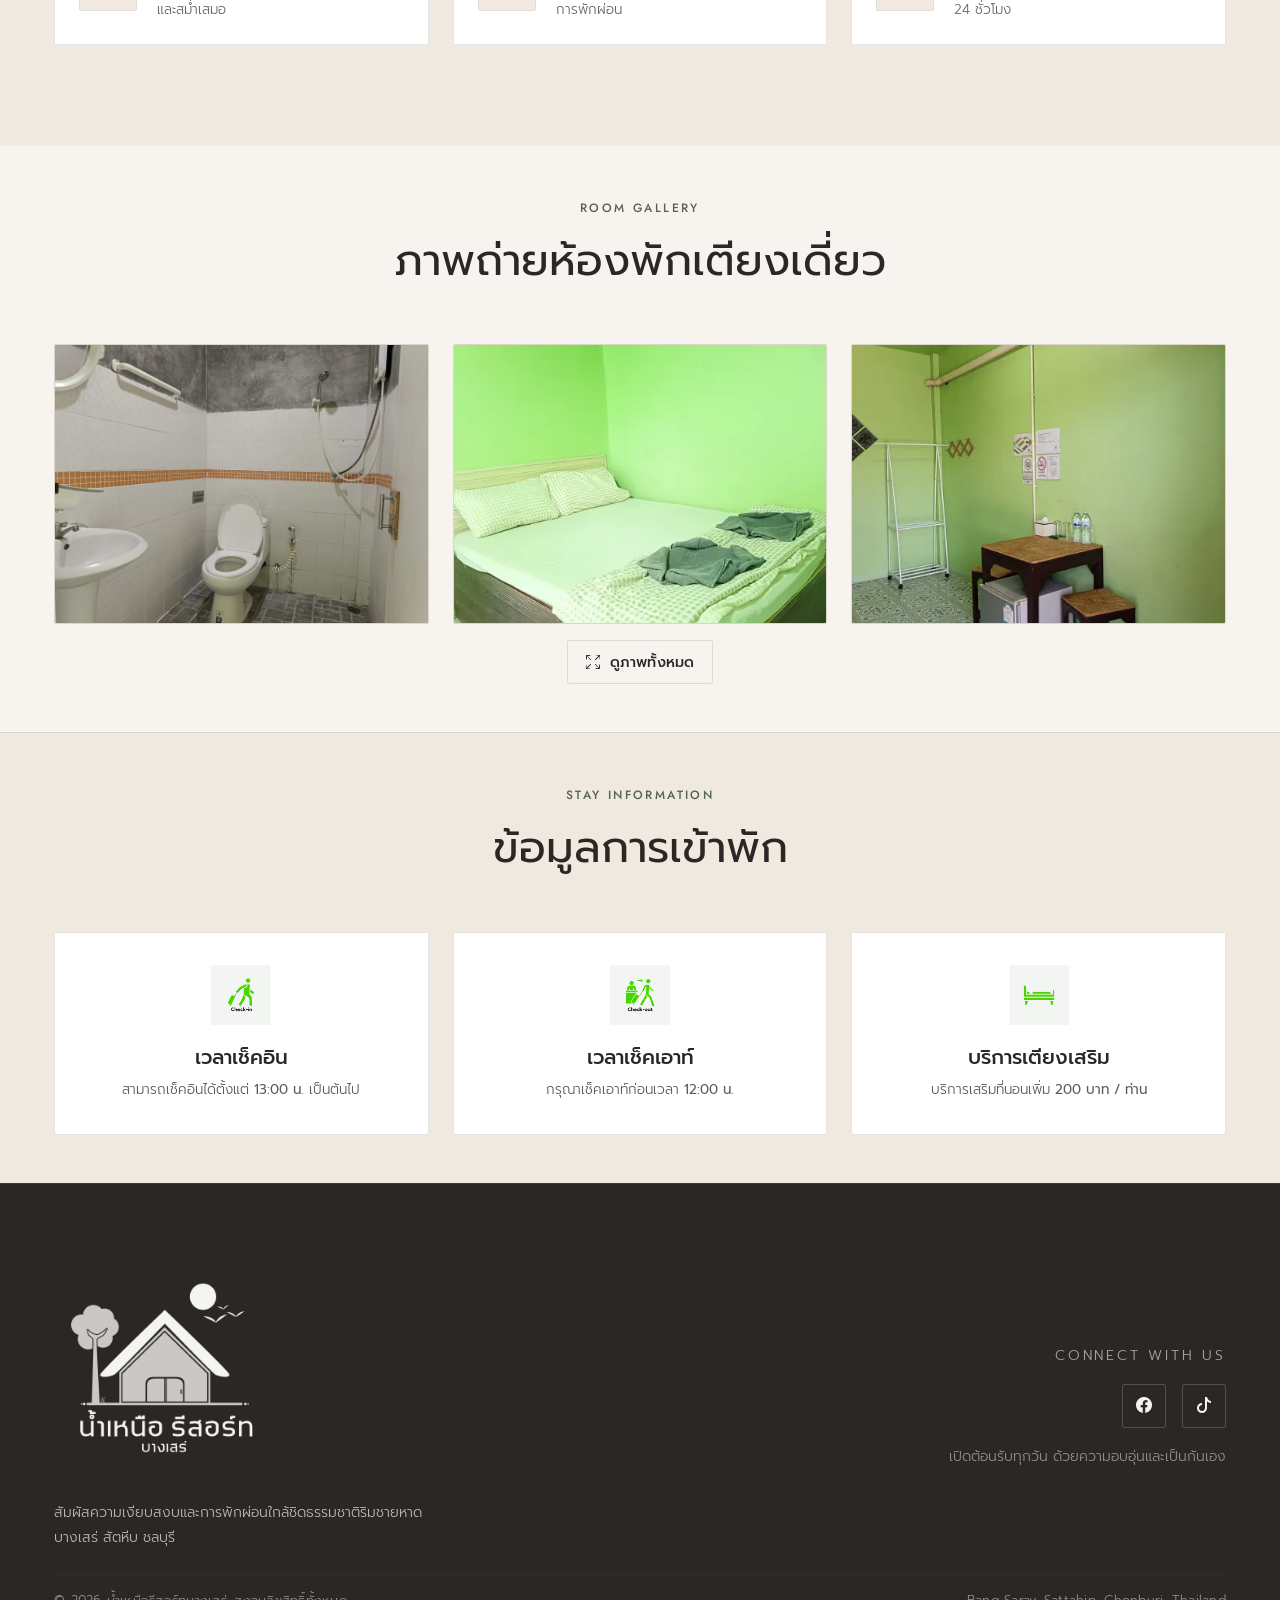
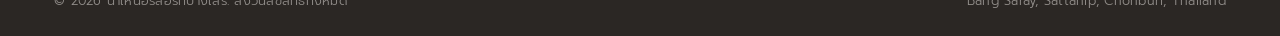
<file: roomdetails_type/room_details_alone.html>
<!DOCTYPE html>
<html lang="th">

<head>
  <meta charset="UTF-8">
  <meta name="viewport" content="width=device-width, initial-scale=1.0, viewport-fit=cover">
  <script>document.documentElement.classList.add('js')</script>
  <title>รายละเอียดห้องพักเตียงเดี่ยว | น้ำเหนือรีสอร์ทบางเสร่</title>
  <link rel="icon" type="image/webp" href="/img/iconheadweb.webp">

  <!-- Bootstrap 5.3 & Icons -->
  <link href="https://cdn.jsdelivr.net/npm/bootstrap@5.3.8/dist/css/bootstrap.min.css" rel="stylesheet"
    integrity="sha384-sRIl4kxILFvY47J16cr9ZwB07vP4J8+LH7qKQnuqkuIAvNWLzeN8tE5YBujZqJLB" crossorigin="anonymous">
  <link rel="stylesheet" href="https://cdn.jsdelivr.net/npm/bootstrap-icons@1.13.1/font/bootstrap-icons.min.css">

  <!-- Google Fonts: Cormorant Garamond, Jost, Prompt -->
  <link rel="preconnect" href="https://fonts.googleapis.com">
  <link rel="preconnect" href="https://fonts.gstatic.com" crossorigin>
  <link href="https://fonts.googleapis.com/css2?family=Jost:wght@500&family=Prompt:wght@300;400;500;600&display=swap" rel="stylesheet">


  <!-- Luxury Boutique Stylesheet -->
  <link rel="stylesheet" href="/style.css">
</head>

<body>
  <!-- ======================== NAVBAR ======================== -->
  <nav class="navbar navbar-expand-lg fixed-top custom-navbar solid-nav" id="mainNavbar">
    <div class="container">
      <a class="navbar-brand" href="/index.html">
        น้ำเหนือรีสอร์ทบางเสร่
      </a>

      <button class="navbar-toggler" id="navToggle" type="button" aria-controls="navbarNav" aria-expanded="false" aria-label="เปิดเมนู">
        <span class="burger" aria-hidden="true"><span></span><span></span></span>
      </button>

      <div class="collapse navbar-collapse" id="navbarNav">
        <ul class="navbar-nav ms-auto align-items-lg-center">
          <li class="nav-item">
            <a class="nav-link" href="/index.html">หน้าแรก</a>
          </li>
          <li class="nav-item">
            <a class="nav-link active" href="/index.html#rooms">ห้องพัก</a>
          </li>
          <li class="nav-item">
            <a class="nav-link" href="/index.html#facilities">สิ่งอำนวยความสะดวก</a>
          </li>
          <li class="nav-item">
            <a class="nav-link" href="/index.html#gallery">แกลเลอรี่</a>
          </li>
          <li class="nav-item">
            <a class="nav-link" href="/index.html#Attractions">สถานที่ใกล้เคียง</a>
          </li>
          <li class="nav-item">
            <a class="nav-link" href="/index.html#ContactRoom">ติดต่อเรา</a>
          </li>
          <li class="nav-item ms-lg-2 mt-2 mt-lg-0">
            <a href="#" class="nav-btn-book" data-bs-toggle="modal" data-bs-target="#phoneModal">
              จองห้องพัก
            </a>
          </li>
        </ul>
      </div>
    </div>
  </nav>

  <!-- ======================== ROOM HERO ======================== -->
  <section class="room-hero">
    <div class="container" data-aos="fade-up">
      <span class="eyebrow" style="color: var(--color-sand);">Room Details</span>
      <h1 class="text-white">ห้องพักเตียงเดี่ยว</h1>
      <p>พื้นที่พักผ่อนอันเงียบสงบและเป็นส่วนตัว สำหรับ 1-2 ท่าน</p>
    </div>
  </section>

  <!-- ======================== ROOM DETAILS CARD ======================== -->
  <section class="details-wrapper pb-5">
    <div class="container">
      <div class="room-card" data-aos="fade-up">
        <div class="row g-5 align-items-center">

          <!-- Left Image Carousel -->
          <div class="col-lg-6" data-aos="fade-right">
            <div id="roomImageCarousel" class="carousel slide overflow-hidden" data-bs-ride="carousel" style="border-radius: var(--radius-xs); border: 1px solid var(--border-color);">
              <div class="carousel-indicators custom-carousel-indicators">
                <button type="button" data-bs-target="#roomImageCarousel" data-bs-slide-to="0" class="active" aria-current="true" aria-label="Slide 1"></button>
                <button type="button" data-bs-target="#roomImageCarousel" data-bs-slide-to="1" aria-label="Slide 2"></button>
                <button type="button" data-bs-target="#roomImageCarousel" data-bs-slide-to="2" aria-label="Slide 3"></button>
              </div>
              <div class="carousel-inner">
                <div class="carousel-item active">
                  <img src="/img/single-bed/aa9.webp" srcset="/img/single-bed/aa9-480.webp 480w, /img/single-bed/aa9-960.webp 960w, /img/single-bed/aa9.webp 1600w" sizes="(min-width: 992px) 50vw, 100vw" class="d-block w-100 room-main-img" alt="ห้องพักเตียงเดี่ยว">
                </div>
                <div class="carousel-item">
                  <img src="/img/resort-view/v2.webp" srcset="/img/resort-view/v2-480.webp 480w, /img/resort-view/v2-960.webp 960w, /img/resort-view/v2.webp 1600w" sizes="(min-width: 992px) 50vw, 100vw" class="d-block w-100 room-main-img" alt="บรรยากาศรอบห้องพัก">
                </div>
                <div class="carousel-item">
                  <img src="/img/single-bed/a1.webp" srcset="/img/single-bed/a1-480.webp 480w, /img/single-bed/a1-960.webp 960w, /img/single-bed/a1.webp 1600w" sizes="(min-width: 992px) 50vw, 100vw" class="d-block w-100 room-main-img" alt="มุมพักผ่อนเตียงเดี่ยว">
                </div>
              </div>
              <button class="carousel-control-prev" type="button" data-bs-target="#roomImageCarousel" data-bs-slide="prev" style="width: 15%;">
                <div class="carousel-btn-icon">
                  <i class="bi bi-chevron-left fs-5"></i>
                </div>
                <span class="visually-hidden">Previous</span>
              </button>
              <button class="carousel-control-next" type="button" data-bs-target="#roomImageCarousel" data-bs-slide="next" style="width: 15%;">
                <div class="carousel-btn-icon">
                  <i class="bi bi-chevron-right fs-5"></i>
                </div>
                <span class="visually-hidden">Next</span>
              </button>
            </div>
          </div>

          <!-- Right Details -->
          <div class="col-lg-6 ps-lg-4" data-aos="fade-left" data-aos-delay="100">
            <span class="section-eyebrow">Room Features</span>
            <h3 class="section-title mb-2">รายละเอียดห้องพัก</h3>
            <p class="mb-4 text-muted">
              ห้องพักเตียงเดี่ยวมีจำนวน 5 ห้อง <span style="color: var(--text-primary); font-weight: 500;">ฝั่งสีส้ม ห้องหมายเลข 6-10</span> บรรยากาศโปร่งสบาย สะอาด เงียบสงบ เหมาะสำหรับคู่รักหรือผู้เดินทางคนเดียว
            </p>

            <ul class="feature-list">
              <li>
                <svg xmlns="http://www.w3.org/2000/svg" width="18" height="18" viewBox="0 0 24 24" fill="none" stroke="currentColor" stroke-width="2" stroke-linecap="round" stroke-linejoin="round" class="feature-icon" aria-hidden="true"><path d="M2 4v16M2 8h18a2 2 0 0 1 2 2v10M2 17h20M6 8v9"/></svg>
                เตียงเดี่ยวขนาด 5 ฟุต หลับสบาย
              </li>
              <li>
                <i class="bi bi-wind"></i>
                เครื่องปรับอากาศ ทีวี ตู้เย็น และเครื่องทำน้ำอุ่น
              </li>
              <li>
                <i class="bi bi-people"></i>
                จำนวนผู้เข้าพักมาตรฐาน 2 ท่าน
              </li>
              <li>
                <i class="bi bi-person-plus"></i>
                สามารถเสริมที่นอนได้ 1 ท่าน (มีค่าบริการเพิ่ม 200 บาท)
              </li>
              <li>
                <i class="bi bi-wifi"></i>
                ฟรีอินเทอร์เน็ต High-Speed Wi-Fi
              </li>
            </ul>

            <div class="price-box">
              <div>
                <span class="price-label">ราคาเข้าพัก</span>
                <span class="price-amount">400฿ <span style="font-size: 1rem; color: var(--text-muted); font-family: var(--font-sans); font-weight: 400;">/ คืน</span></span>
              </div>
              <a href="#" class="btn-luxury-primary" data-bs-toggle="modal" data-bs-target="#phoneModal">
                <i class="bi bi-telephone-forward"></i> จองห้องพักนี้
              </a>
            </div>
          </div>

        </div>
      </div>
    </div>
  </section>

  <!-- ======================== FACILITIES ======================== -->
  <section id="facilities" style="background-color: var(--bg-surface);">
    <div class="container">
      <div class="section-head" data-aos="fade-up">
        <span class="section-eyebrow">Amenities Included</span>
        <h2>สิ่งอำนวยความสะดวกในรีสอร์ท</h2>
        <p class="text-muted" style="max-width: 520px; margin: 0 auto;">
          ทุกการเข้าพักได้รับการดูแลด้วยสิ่งอำนวยความสะดวกที่ครบครัน
        </p>
      </div>

      <div class="row g-4 justify-content-center amenity-grid" data-amenities>
        <div class="col-lg-4 col-md-6" data-aos="fade-up" data-aos-delay="100">
          <div class="facility-card-premium">
            <div class="facility-icon-wrap"><i class="bi bi-wifi"></i></div>
            <div class="facility-text-wrap">
              <h5>ฟรี Wi-Fi</h5>
              <p>สัญญาณอินเทอร์เน็ตความเร็วสูงครอบคลุมทั่วรีสอร์ท</p>
            </div>
          </div>
        </div>

        <div class="col-lg-4 col-md-6" data-aos="fade-up" data-aos-delay="200">
          <div class="facility-card-premium">
            <div class="facility-icon-wrap"><i class="bi bi-droplet"></i></div>
            <div class="facility-text-wrap">
              <h5>เครื่องทำน้ำอุ่น</h5>
              <p>อาบน้ำอุ่นสบาย ผ่อนคลายหลังจากการเดินทาง</p>
            </div>
          </div>
        </div>

        <div class="col-lg-4 col-md-6" data-aos="fade-up" data-aos-delay="300">
          <div class="facility-card-premium">
            <div class="facility-icon-wrap"><i class="bi bi-egg-fried"></i></div>
            <div class="facility-text-wrap">
              <h5>อาหารตามสั่ง</h5>
              <p>บริการอาหารตามสั่งรสชาติดี สะดวก ส่งตรงถึงห้องพัก</p>
            </div>
          </div>
        </div>

        <div class="col-lg-4 col-md-6" data-aos="fade-up" data-aos-delay="400">
          <div class="facility-card-premium">
            <div class="facility-icon-wrap"><i class="bi bi-p-square"></i></div>
            <div class="facility-text-wrap">
              <h5>ที่จอดรถส่วนตัว</h5>
              <p>พื้นที่จอดรถกว้างขวาง ปลอดภัย สะดวกติดห้องพัก</p>
            </div>
          </div>
        </div>

        <div class="col-lg-4 col-md-6" data-aos="fade-up" data-aos-delay="500">
          <div class="facility-card-premium">
            <div class="facility-icon-wrap"><i class="bi bi-cup-hot"></i></div>
            <div class="facility-text-wrap">
              <h5>ฟรี กาแฟยามเช้า</h5>
              <p>กาแฟร้อนหอมกรุ่นยามเช้า ดื่มด่ำบรรยากาศสวน</p>
            </div>
          </div>
        </div>

        <div class="col-lg-4 col-md-6" data-aos="fade-up" data-aos-delay="600">
          <div class="facility-card-premium">
            <div class="facility-icon-wrap"><i class="bi bi-tree"></i></div>
            <div class="facility-text-wrap">
              <h5>ศาลาพักผ่อนธรรมชาติ</h5>
              <p>ศาลานั่งเล่นขนาดใหญ่ ร่มรื่นใต้ร่มไม้ธรรมชาติ</p>
            </div>
          </div>
        </div>

        <div class="col-lg-4 col-md-6" data-aos="fade-up" data-aos-delay="700">
          <div class="facility-card-premium">
            <div class="facility-icon-wrap"><i class="bi bi-stars"></i></div>
            <div class="facility-text-wrap">
              <h5>ทำความสะอาดรายวัน</h5>
              <p>ดูแลความสะอาดห้องพักอย่างประณีตและสม่ำเสมอ</p>
            </div>
          </div>
        </div>

        <div class="col-lg-4 col-md-6" data-aos="fade-up" data-aos-delay="800">
          <div class="facility-card-premium">
            <div class="facility-icon-wrap"><i class="bi bi-shop"></i></div>
            <div class="facility-text-wrap">
              <h5>ร้านสะดวกซื้อใกล้เคียง</h5>
              <p>ของใช้จำเป็นครบครัน สะดวกสบายตลอดการพักผ่อน</p>
            </div>
          </div>
        </div>

        <div class="col-lg-4 col-md-6" data-aos="fade-up" data-aos-delay="900">
          <div class="facility-card-premium">
            <div class="facility-icon-wrap"><i class="bi bi-shield-check"></i></div>
            <div class="facility-text-wrap">
              <h5>ระบบความปลอดภัย CCTV</h5>
              <p>กล้องวงจรปิดรอบบริเวณ อุ่นใจตลอด 24 ชั่วโมง</p>
            </div>
          </div>
        </div>
      </div>
    </div>
  </section>

  <!-- ======================== ADDITIONAL GALLERY ======================== -->
  <section class="py-5">
    <div class="container">
      <div class="section-head" data-aos="fade-up">
        <span class="section-eyebrow">Room Gallery</span>
        <h2>ภาพถ่ายห้องพักเตียงเดี่ยว</h2>
      </div>

      <!-- Photo strip: swipe on phones, grid on tablet/desktop; tap opens the lightbox -->
      <div class="row g-4 photo-strip" data-lightbox>
        <div class="col-md-4" data-aos="fade-up" data-aos-delay="50">
          <div class="gallery-item">
            <img src="/img/single-bed/a5.webp" alt="ห้องพักเตียงเดี่ยว ภาพ 1" loading="lazy">
          </div>
        </div>
        <div class="col-md-4" data-aos="fade-up" data-aos-delay="100">
          <div class="gallery-item">
            <img src="/img/single-bed/aa10.webp" srcset="/img/single-bed/aa10-480.webp 480w, /img/single-bed/aa10-960.webp 960w, /img/single-bed/aa10.webp 1600w" sizes="(min-width: 768px) 33vw, 70vw" alt="ห้องพักเตียงเดี่ยว ภาพ 2" loading="lazy">
          </div>
        </div>
        <div class="col-md-4" data-aos="fade-up" data-aos-delay="150">
          <div class="gallery-item">
            <img src="/img/single-bed/aa12.webp" srcset="/img/single-bed/aa12-480.webp 480w, /img/single-bed/aa12-960.webp 960w, /img/single-bed/aa12.webp 1600w" sizes="(min-width: 768px) 33vw, 70vw" alt="ห้องพักเตียงเดี่ยว ภาพ 3" loading="lazy">
          </div>
        </div>
      </div>

      <div class="gallery-actions">
        <button type="button" class="btn-outline-dark" data-lightbox-open>
          <i class="bi bi-arrows-fullscreen" aria-hidden="true"></i> ดูภาพทั้งหมด
        </button>
      </div>

    </div>
  </section>

  <!-- ======================== CHECK-IN / CHECK-OUT INFO ======================== -->
  <section class="py-5" style="background-color: var(--bg-surface); border-top: 1px solid var(--border-color);">
    <div class="container">
      <div class="section-head" data-aos="fade-up">
        <span class="section-eyebrow">Stay Information</span>
        <h2>ข้อมูลการเข้าพัก</h2>
      </div>

      <div class="row g-3 g-md-4 justify-content-center stay-info">
        <div class="col-lg-4 col-md-6" data-aos="fade-up" data-aos-delay="100">
          <div class="info-card">
            <div class="info-icon"><img src="/img/icon/check-in.webp" alt="Check In" style="width: 44px; height: 44px; object-fit: contain;"></div>
            <div>
              <h5>เวลาเช็คอิน</h5>
              <p class="text-muted">สามารถเช็คอินได้ตั้งแต่ <strong>13:00 น.</strong> เป็นต้นไป</p>
            </div>
          </div>
        </div>

        <div class="col-lg-4 col-md-6" data-aos="fade-up" data-aos-delay="200">
          <div class="info-card">
            <div class="info-icon"><img src="/img/icon/check-out.webp" alt="Check Out" style="width: 44px; height: 44px; object-fit: contain;"></div>
            <div>
              <h5>เวลาเช็คเอาท์</h5>
              <p class="text-muted">กรุณาเช็คเอาท์ก่อนเวลา <strong>12:00 น.</strong></p>
            </div>
          </div>
        </div>

        <div class="col-lg-4 col-md-6" data-aos="fade-up" data-aos-delay="300">
          <div class="info-card">
            <div class="info-icon"><img src="/img/icon/extra-bed.webp" alt="Extra Bed" style="width: 44px; height: 44px; object-fit: contain;"></div>
            <div>
              <h5>บริการเตียงเสริม</h5>
              <p class="text-muted">บริการเสริมที่นอนเพิ่ม <strong>200 บาท / ท่าน</strong></p>
            </div>
          </div>
        </div>
      </div>
    </div>
  </section>

  <!-- ======================== FOOTER ======================== -->
  <footer data-aos="fade-up">
    <div class="container">
      <div class="row g-4 align-items-center justify-content-between">
        <div class="col-md-5 text-center text-md-start">
          <img src="/img/logo_white.webp" alt="น้ำเหนือรีสอร์ท" class="img-fluid mb-3" style="max-width: 220px; opacity: 0.95;">
          <p class="mb-0 small" style="color: rgba(247, 244, 239, 0.7); max-width: 380px;">
            สัมผัสความเงียบสงบและการพักผ่อนใกล้ชิดธรรมชาติริมชายหาดบางเสร่ สัตหีบ ชลบุรี
          </p>
        </div>

        <div class="col-md-6 text-center text-md-end">
          <span class="d-block mb-3 small text-uppercase" style="letter-spacing: 0.2em; color: rgba(247, 244, 239, 0.6);">Connect With Us</span>
          <div class="d-inline-flex gap-3 mb-3">
            <a href="https://www.facebook.com/profile.php?id=100063506773137" target="_blank" class="footer-social-icon" aria-label="Facebook">
              <i class="bi bi-facebook"></i>
            </a>
            <a href="https://www.tiktok.com/@namnueresort" target="_blank" class="footer-social-icon" aria-label="TikTok">
              <i class="bi bi-tiktok"></i>
            </a>
          </div>
          <p class="mb-0 small" style="color: rgba(247, 244, 239, 0.5);">
            เปิดต้อนรับทุกวัน ด้วยความอบอุ่นและเป็นกันเอง
          </p>
        </div>
      </div>

      <hr>

      <div class="d-flex flex-column flex-sm-row justify-content-between align-items-center gap-2 footer-copy">
        <div>
          © <span id="currentYear">2026</span> น้ำเหนือรีสอร์ทบางเสร่. สงวนลิขสิทธิ์ทั้งหมด
        </div>
        <div>
          Bang Saray, Sattahip, Chonburi, Thailand
        </div>
      </div>
    </div>
  </footer>

  <!-- ======================== PHONE MODAL ======================== -->
  <div class="modal fade" id="phoneModal" tabindex="-1" aria-labelledby="phoneModalLabel" aria-hidden="true">
    <div class="modal-dialog modal-dialog-centered">
      <div class="modal-content call-modal">
        <div class="modal-header border-0 pb-0">
          <h5 class="modal-title" id="phoneModalLabel">
            สำรองห้องพักโดยตรง
          </h5>
          <button type="button" class="btn-close" data-bs-dismiss="modal" aria-label="ปิด"></button>
        </div>
        <div class="modal-body text-center pt-2">
          <p class="text-muted small mb-4">
            เลือกเบอร์โทรศัพท์หรือทักแชททางเพจเพื่อติดต่อเจ้าหน้าที่
          </p>

          <div class="mb-3">
            <span class="call-name">คุณนก</span>
            <a href="tel:0897491101" class="call-btn">
              <i class="bi bi-telephone-outbound"></i> 089-749-1101
            </a>
          </div>

          <div class="mb-3">
            <span class="call-name">คุณต่าย</span>
            <a href="tel:0945296712" class="call-btn">
              <i class="bi bi-telephone-outbound"></i> 094-529-6712
            </a>
          </div>

          <div class="pt-3 border-top">
            <span class="call-channel-name"><span>ช่องทางออนไลน์:</span> Facebook Page</span>
            <a href="https://www.facebook.com/profile.php?id=100063506773137" target="_blank" rel="noopener noreferrer" class="call-btn call-btn-facebook">
              <i class="bi bi-facebook fs-5"></i> ทักแชท Facebook Page
            </a>
          </div>
        </div>
      </div>
    </div>
  </div>

  <!-- Scripts -->
  <script src="https://cdn.jsdelivr.net/npm/bootstrap@5.3.8/dist/js/bootstrap.bundle.min.js"
    integrity="sha384-FKyoEForCGlyvwx9Hj09JcYn3nv7wiPVlz7YYwJrWVcXK/BmnVDxM+D2scQbITxI"
    crossorigin="anonymous"></script>
  <script src="/site.js" defer></script>

</body>

</html>
</file>
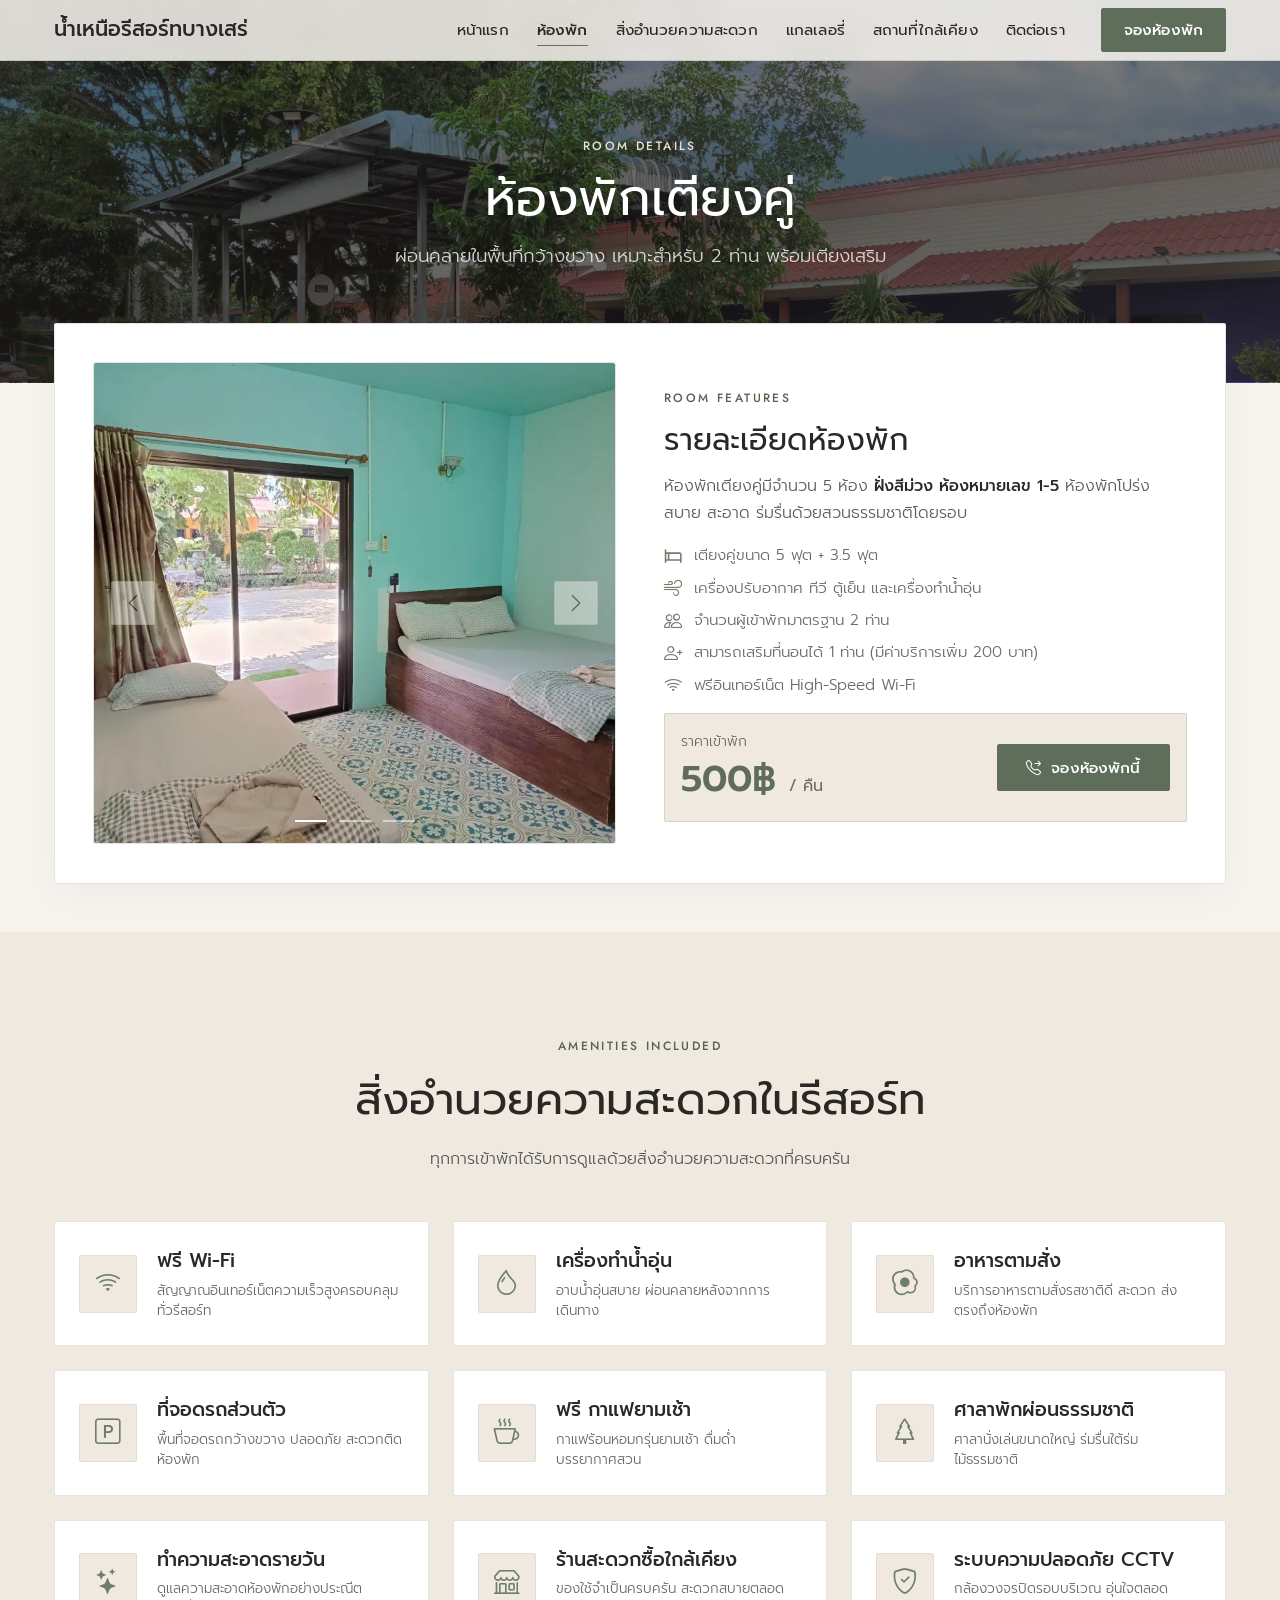
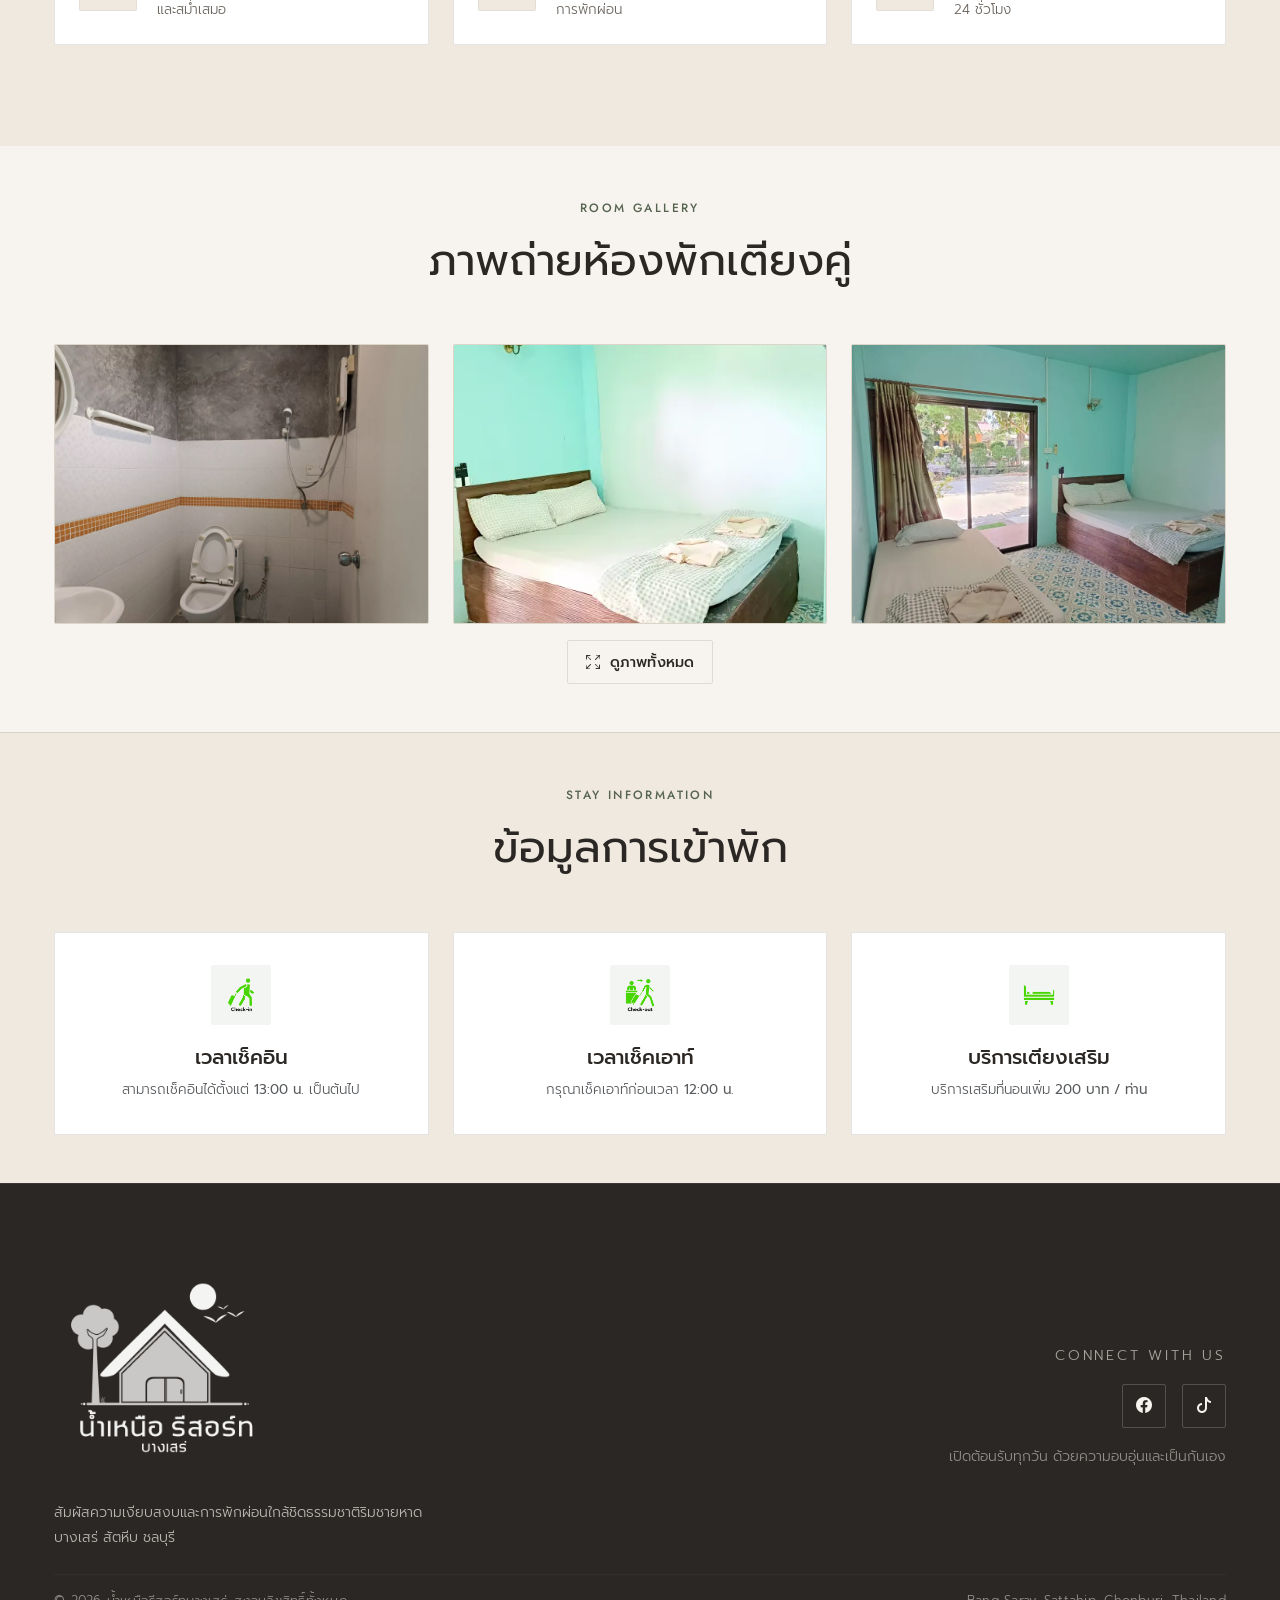
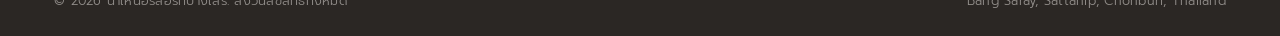
<file: roomdetails_type/room_details_duo.html>
<!DOCTYPE html>
<html lang="th">

<head>
  <meta charset="UTF-8">
  <meta name="viewport" content="width=device-width, initial-scale=1.0, viewport-fit=cover">
  <script>document.documentElement.classList.add('js')</script>
  <title>รายละเอียดห้องพักเตียงคู่ (2 ท่าน) | น้ำเหนือรีสอร์ทบางเสร่</title>
  <link rel="icon" type="image/webp" href="/img/iconheadweb.webp">

  <!-- Bootstrap 5.3 & Icons -->
  <link href="https://cdn.jsdelivr.net/npm/bootstrap@5.3.8/dist/css/bootstrap.min.css" rel="stylesheet"
    integrity="sha384-sRIl4kxILFvY47J16cr9ZwB07vP4J8+LH7qKQnuqkuIAvNWLzeN8tE5YBujZqJLB" crossorigin="anonymous">
  <link rel="stylesheet" href="https://cdn.jsdelivr.net/npm/bootstrap-icons@1.13.1/font/bootstrap-icons.min.css">

  <!-- Google Fonts: Cormorant Garamond, Jost, Prompt -->
  <link rel="preconnect" href="https://fonts.googleapis.com">
  <link rel="preconnect" href="https://fonts.gstatic.com" crossorigin>
  <link href="https://fonts.googleapis.com/css2?family=Jost:wght@500&family=Prompt:wght@300;400;500;600&display=swap" rel="stylesheet">


  <!-- Luxury Boutique Stylesheet -->
  <link rel="stylesheet" href="/style.css">
</head>

<body>
  <!-- ======================== NAVBAR ======================== -->
  <nav class="navbar navbar-expand-lg fixed-top custom-navbar solid-nav" id="mainNavbar">
    <div class="container">
      <a class="navbar-brand" href="/index.html">
        น้ำเหนือรีสอร์ทบางเสร่
      </a>

      <button class="navbar-toggler" id="navToggle" type="button" aria-controls="navbarNav" aria-expanded="false" aria-label="เปิดเมนู">
        <span class="burger" aria-hidden="true"><span></span><span></span></span>
      </button>

      <div class="collapse navbar-collapse" id="navbarNav">
        <ul class="navbar-nav ms-auto align-items-lg-center">
          <li class="nav-item">
            <a class="nav-link" href="/index.html">หน้าแรก</a>
          </li>
          <li class="nav-item">
            <a class="nav-link active" href="/index.html#rooms">ห้องพัก</a>
          </li>
          <li class="nav-item">
            <a class="nav-link" href="/index.html#facilities">สิ่งอำนวยความสะดวก</a>
          </li>
          <li class="nav-item">
            <a class="nav-link" href="/index.html#gallery">แกลเลอรี่</a>
          </li>
          <li class="nav-item">
            <a class="nav-link" href="/index.html#Attractions">สถานที่ใกล้เคียง</a>
          </li>
          <li class="nav-item">
            <a class="nav-link" href="/index.html#ContactRoom">ติดต่อเรา</a>
          </li>
          <li class="nav-item ms-lg-2 mt-2 mt-lg-0">
            <a href="#" class="nav-btn-book" data-bs-toggle="modal" data-bs-target="#phoneModal">
              จองห้องพัก
            </a>
          </li>
        </ul>
      </div>
    </div>
  </nav>

  <!-- ======================== ROOM HERO ======================== -->
  <section class="room-hero">
    <div class="container" data-aos="fade-up">
      <span class="eyebrow" style="color: var(--color-sand);">Room Details</span>
      <h1 class="text-white">ห้องพักเตียงคู่</h1>
      <p>ผ่อนคลายในพื้นที่กว้างขวาง เหมาะสำหรับ 2 ท่าน พร้อมเตียงเสริม</p>
    </div>
  </section>

  <!-- ======================== ROOM DETAILS CARD ======================== -->
  <section class="details-wrapper pb-5">
    <div class="container">
      <div class="room-card" data-aos="fade-up">
        <div class="row g-5 align-items-center">

          <!-- Left Image Carousel -->
          <div class="col-lg-6" data-aos="fade-right">
            <div id="roomImageCarousel" class="carousel slide overflow-hidden" data-bs-ride="carousel" style="border-radius: var(--radius-xs); border: 1px solid var(--border-color);">
              <div class="carousel-indicators custom-carousel-indicators">
                <button type="button" data-bs-target="#roomImageCarousel" data-bs-slide-to="0" class="active" aria-current="true" aria-label="Slide 1"></button>
                <button type="button" data-bs-target="#roomImageCarousel" data-bs-slide-to="1" aria-label="Slide 2"></button>
                <button type="button" data-bs-target="#roomImageCarousel" data-bs-slide-to="2" aria-label="Slide 3"></button>
              </div>
              <div class="carousel-inner">
                <div class="carousel-item active">
                  <img src="/img/twin-bed/aaa12.webp" srcset="/img/twin-bed/aaa12-480.webp 480w, /img/twin-bed/aaa12-960.webp 960w, /img/twin-bed/aaa12.webp 1600w" sizes="(min-width: 992px) 50vw, 100vw" class="d-block w-100 room-main-img" alt="ห้องพักเตียงคู่">
                </div>
                <div class="carousel-item">
                  <img src="/img/resort-view/v6.webp" srcset="/img/resort-view/v6-480.webp 480w, /img/resort-view/v6-960.webp 960w, /img/resort-view/v6.webp 1600w" sizes="(min-width: 992px) 50vw, 100vw" class="d-block w-100 room-main-img" alt="ทัศนียภาพรอบห้องพัก">
                </div>
                <div class="carousel-item">
                  <img src="/img/twin-bed/aaa10.webp" srcset="/img/twin-bed/aaa10-480.webp 480w, /img/twin-bed/aaa10-960.webp 960w, /img/twin-bed/aaa10.webp 1600w" sizes="(min-width: 992px) 50vw, 100vw" class="d-block w-100 room-main-img" alt="สิ่งอำนวยความสะดวกในห้องเตียงคู่">
                </div>
              </div>
              <button class="carousel-control-prev" type="button" data-bs-target="#roomImageCarousel" data-bs-slide="prev" style="width: 15%;">
                <div class="carousel-btn-icon">
                  <i class="bi bi-chevron-left fs-5"></i>
                </div>
                <span class="visually-hidden">Previous</span>
              </button>
              <button class="carousel-control-next" type="button" data-bs-target="#roomImageCarousel" data-bs-slide="next" style="width: 15%;">
                <div class="carousel-btn-icon">
                  <i class="bi bi-chevron-right fs-5"></i>
                </div>
                <span class="visually-hidden">Next</span>
              </button>
            </div>
          </div>

          <!-- Right Details -->
          <div class="col-lg-6 ps-lg-4" data-aos="fade-left" data-aos-delay="100">
            <span class="section-eyebrow">Room Features</span>
            <h3 class="section-title mb-2">รายละเอียดห้องพัก</h3>
            <p class="mb-4 text-muted">
              ห้องพักเตียงคู่มีจำนวน 5 ห้อง <span style="color: var(--text-primary); font-weight: 500;">ฝั่งสีม่วง ห้องหมายเลข 1-5</span> ห้องพักโปร่งสบาย สะอาด ร่มรื่นด้วยสวนธรรมชาติโดยรอบ
            </p>

            <ul class="feature-list">
              <li>
                <svg xmlns="http://www.w3.org/2000/svg" width="18" height="18" viewBox="0 0 24 24" fill="none" stroke="currentColor" stroke-width="2" stroke-linecap="round" stroke-linejoin="round" class="feature-icon" aria-hidden="true"><path d="M2 4v16M2 8h18a2 2 0 0 1 2 2v10M2 17h20M6 8v9"/></svg>
                เตียงคู่ขนาด 5 ฟุต + 3.5 ฟุต
              </li>
              <li>
                <i class="bi bi-wind"></i>
                เครื่องปรับอากาศ ทีวี ตู้เย็น และเครื่องทำน้ำอุ่น
              </li>
              <li>
                <i class="bi bi-people"></i>
                จำนวนผู้เข้าพักมาตรฐาน 2 ท่าน
              </li>
              <li>
                <i class="bi bi-person-plus"></i>
                สามารถเสริมที่นอนได้ 1 ท่าน (มีค่าบริการเพิ่ม 200 บาท)
              </li>
              <li>
                <i class="bi bi-wifi"></i>
                ฟรีอินเทอร์เน็ต High-Speed Wi-Fi
              </li>
            </ul>

            <div class="price-box">
              <div>
                <span class="price-label">ราคาเข้าพัก</span>
                <span class="price-amount">500฿ <span style="font-size: 1rem; color: var(--text-muted); font-family: var(--font-sans); font-weight: 400;">/ คืน</span></span>
              </div>
              <a href="#" class="btn-luxury-primary" data-bs-toggle="modal" data-bs-target="#phoneModal">
                <i class="bi bi-telephone-forward"></i> จองห้องพักนี้
              </a>
            </div>
          </div>

        </div>
      </div>
    </div>
  </section>

  <!-- ======================== FACILITIES ======================== -->
  <section id="facilities" style="background-color: var(--bg-surface);">
    <div class="container">
      <div class="section-head" data-aos="fade-up">
        <span class="section-eyebrow">Amenities Included</span>
        <h2>สิ่งอำนวยความสะดวกในรีสอร์ท</h2>
        <p class="text-muted" style="max-width: 520px; margin: 0 auto;">
          ทุกการเข้าพักได้รับการดูแลด้วยสิ่งอำนวยความสะดวกที่ครบครัน
        </p>
      </div>

      <div class="row g-4 justify-content-center amenity-grid" data-amenities>
        <div class="col-lg-4 col-md-6" data-aos="fade-up" data-aos-delay="100">
          <div class="facility-card-premium">
            <div class="facility-icon-wrap"><i class="bi bi-wifi"></i></div>
            <div class="facility-text-wrap">
              <h5>ฟรี Wi-Fi</h5>
              <p>สัญญาณอินเทอร์เน็ตความเร็วสูงครอบคลุมทั่วรีสอร์ท</p>
            </div>
          </div>
        </div>

        <div class="col-lg-4 col-md-6" data-aos="fade-up" data-aos-delay="200">
          <div class="facility-card-premium">
            <div class="facility-icon-wrap"><i class="bi bi-droplet"></i></div>
            <div class="facility-text-wrap">
              <h5>เครื่องทำน้ำอุ่น</h5>
              <p>อาบน้ำอุ่นสบาย ผ่อนคลายหลังจากการเดินทาง</p>
            </div>
          </div>
        </div>

        <div class="col-lg-4 col-md-6" data-aos="fade-up" data-aos-delay="300">
          <div class="facility-card-premium">
            <div class="facility-icon-wrap"><i class="bi bi-egg-fried"></i></div>
            <div class="facility-text-wrap">
              <h5>อาหารตามสั่ง</h5>
              <p>บริการอาหารตามสั่งรสชาติดี สะดวก ส่งตรงถึงห้องพัก</p>
            </div>
          </div>
        </div>

        <div class="col-lg-4 col-md-6" data-aos="fade-up" data-aos-delay="400">
          <div class="facility-card-premium">
            <div class="facility-icon-wrap"><i class="bi bi-p-square"></i></div>
            <div class="facility-text-wrap">
              <h5>ที่จอดรถส่วนตัว</h5>
              <p>พื้นที่จอดรถกว้างขวาง ปลอดภัย สะดวกติดห้องพัก</p>
            </div>
          </div>
        </div>

        <div class="col-lg-4 col-md-6" data-aos="fade-up" data-aos-delay="500">
          <div class="facility-card-premium">
            <div class="facility-icon-wrap"><i class="bi bi-cup-hot"></i></div>
            <div class="facility-text-wrap">
              <h5>ฟรี กาแฟยามเช้า</h5>
              <p>กาแฟร้อนหอมกรุ่นยามเช้า ดื่มด่ำบรรยากาศสวน</p>
            </div>
          </div>
        </div>

        <div class="col-lg-4 col-md-6" data-aos="fade-up" data-aos-delay="600">
          <div class="facility-card-premium">
            <div class="facility-icon-wrap"><i class="bi bi-tree"></i></div>
            <div class="facility-text-wrap">
              <h5>ศาลาพักผ่อนธรรมชาติ</h5>
              <p>ศาลานั่งเล่นขนาดใหญ่ ร่มรื่นใต้ร่มไม้ธรรมชาติ</p>
            </div>
          </div>
        </div>

        <div class="col-lg-4 col-md-6" data-aos="fade-up" data-aos-delay="700">
          <div class="facility-card-premium">
            <div class="facility-icon-wrap"><i class="bi bi-stars"></i></div>
            <div class="facility-text-wrap">
              <h5>ทำความสะอาดรายวัน</h5>
              <p>ดูแลความสะอาดห้องพักอย่างประณีตและสม่ำเสมอ</p>
            </div>
          </div>
        </div>

        <div class="col-lg-4 col-md-6" data-aos="fade-up" data-aos-delay="800">
          <div class="facility-card-premium">
            <div class="facility-icon-wrap"><i class="bi bi-shop"></i></div>
            <div class="facility-text-wrap">
              <h5>ร้านสะดวกซื้อใกล้เคียง</h5>
              <p>ของใช้จำเป็นครบครัน สะดวกสบายตลอดการพักผ่อน</p>
            </div>
          </div>
        </div>

        <div class="col-lg-4 col-md-6" data-aos="fade-up" data-aos-delay="900">
          <div class="facility-card-premium">
            <div class="facility-icon-wrap"><i class="bi bi-shield-check"></i></div>
            <div class="facility-text-wrap">
              <h5>ระบบความปลอดภัย CCTV</h5>
              <p>กล้องวงจรปิดรอบบริเวณ อุ่นใจตลอด 24 ชั่วโมง</p>
            </div>
          </div>
        </div>
      </div>
    </div>
  </section>

  <!-- ======================== ADDITIONAL GALLERY ======================== -->
  <section class="py-5">
    <div class="container">
      <div class="section-head" data-aos="fade-up">
        <span class="section-eyebrow">Room Gallery</span>
        <h2>ภาพถ่ายห้องพักเตียงคู่</h2>
      </div>

      <!-- Photo strip: swipe on phones, grid on tablet/desktop; tap opens the lightbox -->
      <div class="row g-4 photo-strip" data-lightbox>
        <div class="col-md-4" data-aos="fade-up" data-aos-delay="50">
          <div class="gallery-item">
            <img src="/img/twin-bed/aa8.webp" alt="ห้องพักเตียงคู่ ภาพ 1" loading="lazy">
          </div>
        </div>
        <div class="col-md-4" data-aos="fade-up" data-aos-delay="100">
          <div class="gallery-item">
            <img src="/img/twin-bed/aaa9.webp" srcset="/img/twin-bed/aaa9-480.webp 480w, /img/twin-bed/aaa9-960.webp 960w, /img/twin-bed/aaa9.webp 1600w" sizes="(min-width: 768px) 33vw, 70vw" alt="ห้องพักเตียงคู่ ภาพ 2" loading="lazy">
          </div>
        </div>
        <div class="col-md-4" data-aos="fade-up" data-aos-delay="150">
          <div class="gallery-item">
            <img src="/img/twin-bed/aaa12.webp" srcset="/img/twin-bed/aaa12-480.webp 480w, /img/twin-bed/aaa12-960.webp 960w, /img/twin-bed/aaa12.webp 1600w" sizes="(min-width: 768px) 33vw, 70vw" alt="ห้องพักเตียงคู่ ภาพ 3" loading="lazy">
          </div>
        </div>
      </div>

      <div class="gallery-actions">
        <button type="button" class="btn-outline-dark" data-lightbox-open>
          <i class="bi bi-arrows-fullscreen" aria-hidden="true"></i> ดูภาพทั้งหมด
        </button>
      </div>

    </div>
  </section>

  <!-- ======================== CHECK-IN / CHECK-OUT INFO ======================== -->
  <section class="py-5" style="background-color: var(--bg-surface); border-top: 1px solid var(--border-color);">
    <div class="container">
      <div class="section-head" data-aos="fade-up">
        <span class="section-eyebrow">Stay Information</span>
        <h2>ข้อมูลการเข้าพัก</h2>
      </div>

      <div class="row g-3 g-md-4 justify-content-center stay-info">
        <div class="col-lg-4 col-md-6" data-aos="fade-up" data-aos-delay="100">
          <div class="info-card">
            <div class="info-icon"><img src="/img/icon/check-in.webp" alt="Check In" style="width: 44px; height: 44px; object-fit: contain;"></div>
            <div>
              <h5>เวลาเช็คอิน</h5>
              <p class="text-muted">สามารถเช็คอินได้ตั้งแต่ <strong>13:00 น.</strong> เป็นต้นไป</p>
            </div>
          </div>
        </div>

        <div class="col-lg-4 col-md-6" data-aos="fade-up" data-aos-delay="200">
          <div class="info-card">
            <div class="info-icon"><img src="/img/icon/check-out.webp" alt="Check Out" style="width: 44px; height: 44px; object-fit: contain;"></div>
            <div>
              <h5>เวลาเช็คเอาท์</h5>
              <p class="text-muted">กรุณาเช็คเอาท์ก่อนเวลา <strong>12:00 น.</strong></p>
            </div>
          </div>
        </div>

        <div class="col-lg-4 col-md-6" data-aos="fade-up" data-aos-delay="300">
          <div class="info-card">
            <div class="info-icon"><img src="/img/icon/extra-bed.webp" alt="Extra Bed" style="width: 44px; height: 44px; object-fit: contain;"></div>
            <div>
              <h5>บริการเตียงเสริม</h5>
              <p class="text-muted">บริการเสริมที่นอนเพิ่ม <strong>200 บาท / ท่าน</strong></p>
            </div>
          </div>
        </div>
      </div>
    </div>
  </section>

  <!-- ======================== FOOTER ======================== -->
  <footer data-aos="fade-up">
    <div class="container">
      <div class="row g-4 align-items-center justify-content-between">
        <div class="col-md-5 text-center text-md-start">
          <img src="/img/logo_white.webp" alt="น้ำเหนือรีสอร์ท" class="img-fluid mb-3" style="max-width: 220px; opacity: 0.95;">
          <p class="mb-0 small" style="color: rgba(247, 244, 239, 0.7); max-width: 380px;">
            สัมผัสความเงียบสงบและการพักผ่อนใกล้ชิดธรรมชาติริมชายหาดบางเสร่ สัตหีบ ชลบุรี
          </p>
        </div>

        <div class="col-md-6 text-center text-md-end">
          <span class="d-block mb-3 small text-uppercase" style="letter-spacing: 0.2em; color: rgba(247, 244, 239, 0.6);">Connect With Us</span>
          <div class="d-inline-flex gap-3 mb-3">
            <a href="https://www.facebook.com/profile.php?id=100063506773137" target="_blank" class="footer-social-icon" aria-label="Facebook">
              <i class="bi bi-facebook"></i>
            </a>
            <a href="https://www.tiktok.com/@namnueresort" target="_blank" class="footer-social-icon" aria-label="TikTok">
              <i class="bi bi-tiktok"></i>
            </a>
          </div>
          <p class="mb-0 small" style="color: rgba(247, 244, 239, 0.5);">
            เปิดต้อนรับทุกวัน ด้วยความอบอุ่นและเป็นกันเอง
          </p>
        </div>
      </div>

      <hr>

      <div class="d-flex flex-column flex-sm-row justify-content-between align-items-center gap-2 footer-copy">
        <div>
          © <span id="currentYear">2026</span> น้ำเหนือรีสอร์ทบางเสร่. สงวนลิขสิทธิ์ทั้งหมด
        </div>
        <div>
          Bang Saray, Sattahip, Chonburi, Thailand
        </div>
      </div>
    </div>
  </footer>

  <!-- ======================== PHONE MODAL ======================== -->
  <div class="modal fade" id="phoneModal" tabindex="-1" aria-labelledby="phoneModalLabel" aria-hidden="true">
    <div class="modal-dialog modal-dialog-centered">
      <div class="modal-content call-modal">
        <div class="modal-header border-0 pb-0">
          <h5 class="modal-title" id="phoneModalLabel">
            สำรองห้องพักโดยตรง
          </h5>
          <button type="button" class="btn-close" data-bs-dismiss="modal" aria-label="ปิด"></button>
        </div>
        <div class="modal-body text-center pt-2">
          <p class="text-muted small mb-4">
            เลือกเบอร์โทรศัพท์หรือทักแชททางเพจเพื่อติดต่อเจ้าหน้าที่
          </p>

          <div class="mb-3">
            <span class="call-name">คุณนก</span>
            <a href="tel:0897491101" class="call-btn">
              <i class="bi bi-telephone-outbound"></i> 089-749-1101
            </a>
          </div>

          <div class="mb-3">
            <span class="call-name">คุณต่าย</span>
            <a href="tel:0945296712" class="call-btn">
              <i class="bi bi-telephone-outbound"></i> 094-529-6712
            </a>
          </div>

          <div class="pt-3 border-top">
            <span class="call-channel-name"><span>ช่องทางออนไลน์:</span> Facebook Page</span>
            <a href="https://www.facebook.com/profile.php?id=100063506773137" target="_blank" rel="noopener noreferrer" class="call-btn call-btn-facebook">
              <i class="bi bi-facebook fs-5"></i> ทักแชท Facebook Page
            </a>
          </div>
        </div>
      </div>
    </div>
  </div>

  <!-- Scripts -->
  <script src="https://cdn.jsdelivr.net/npm/bootstrap@5.3.8/dist/js/bootstrap.bundle.min.js"
    integrity="sha384-FKyoEForCGlyvwx9Hj09JcYn3nv7wiPVlz7YYwJrWVcXK/BmnVDxM+D2scQbITxI"
    crossorigin="anonymous"></script>
  <script src="/site.js" defer></script>

</body>

</html>
</file>
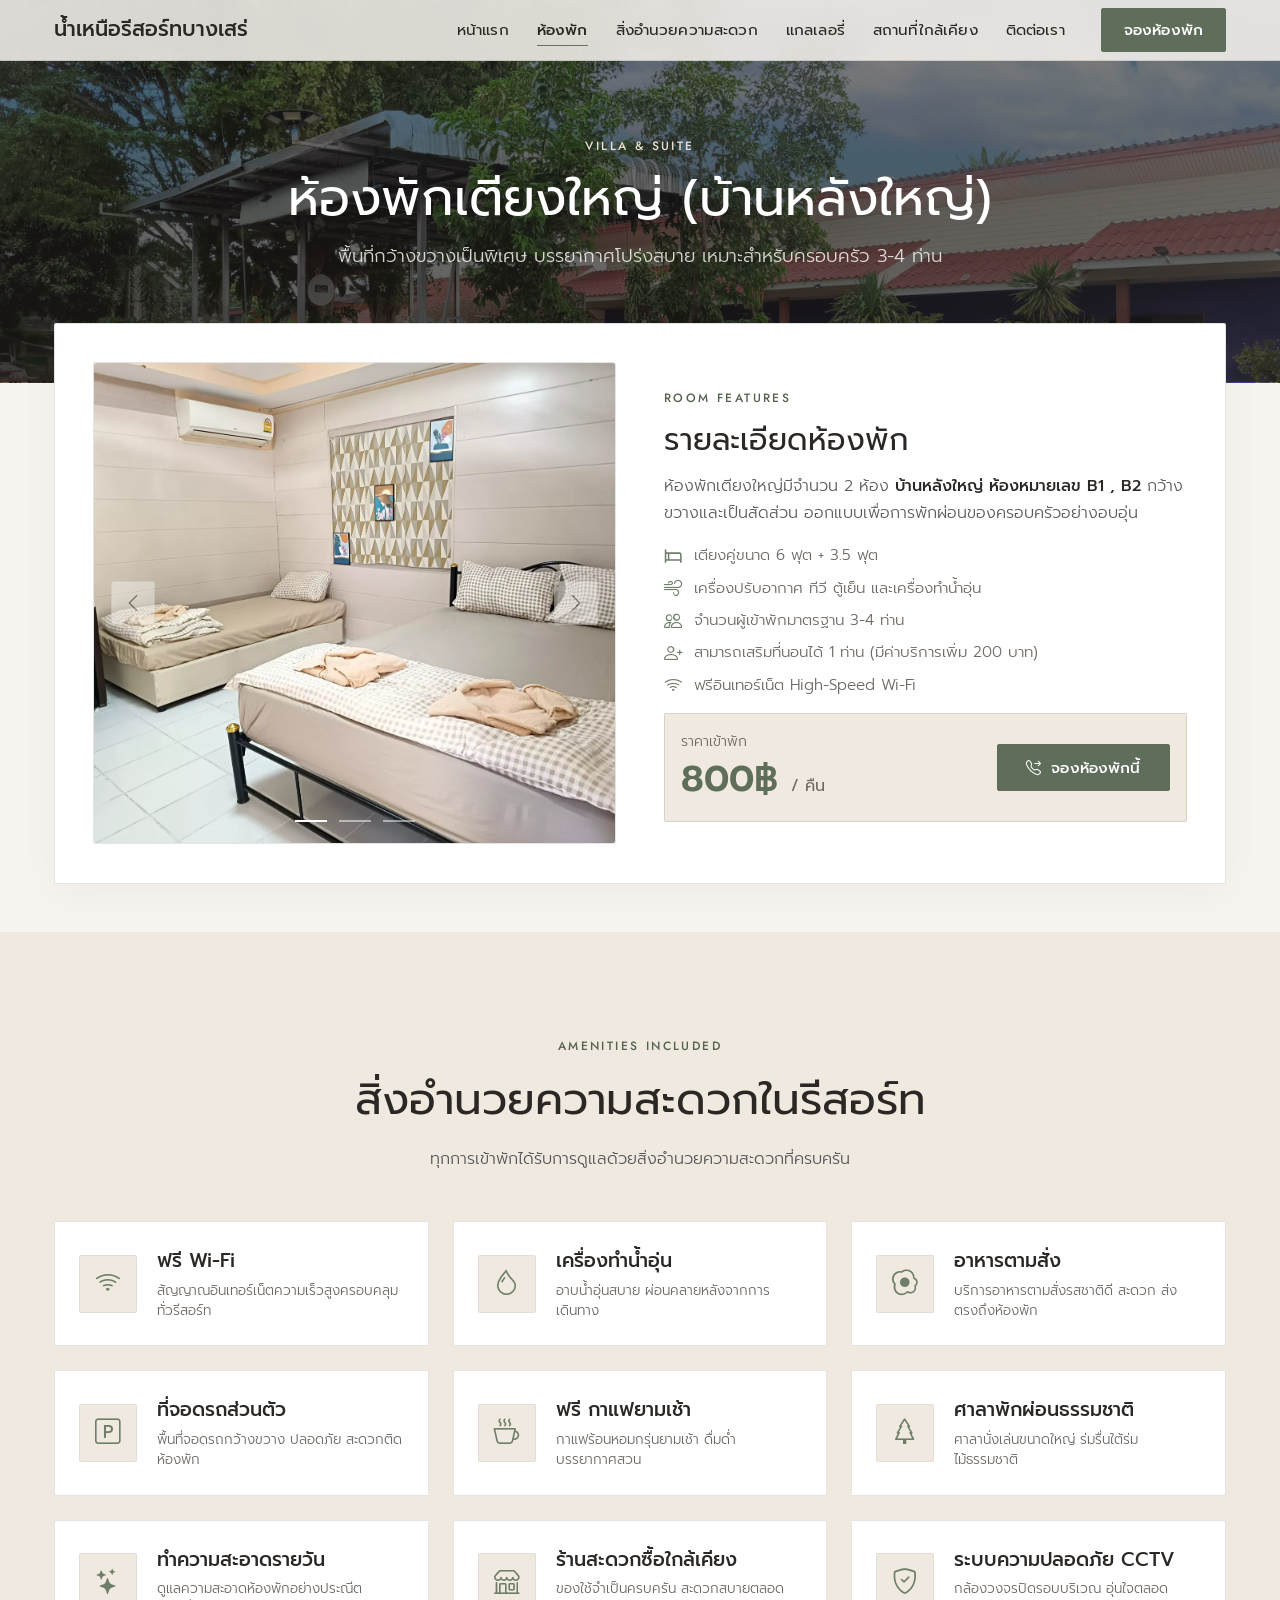
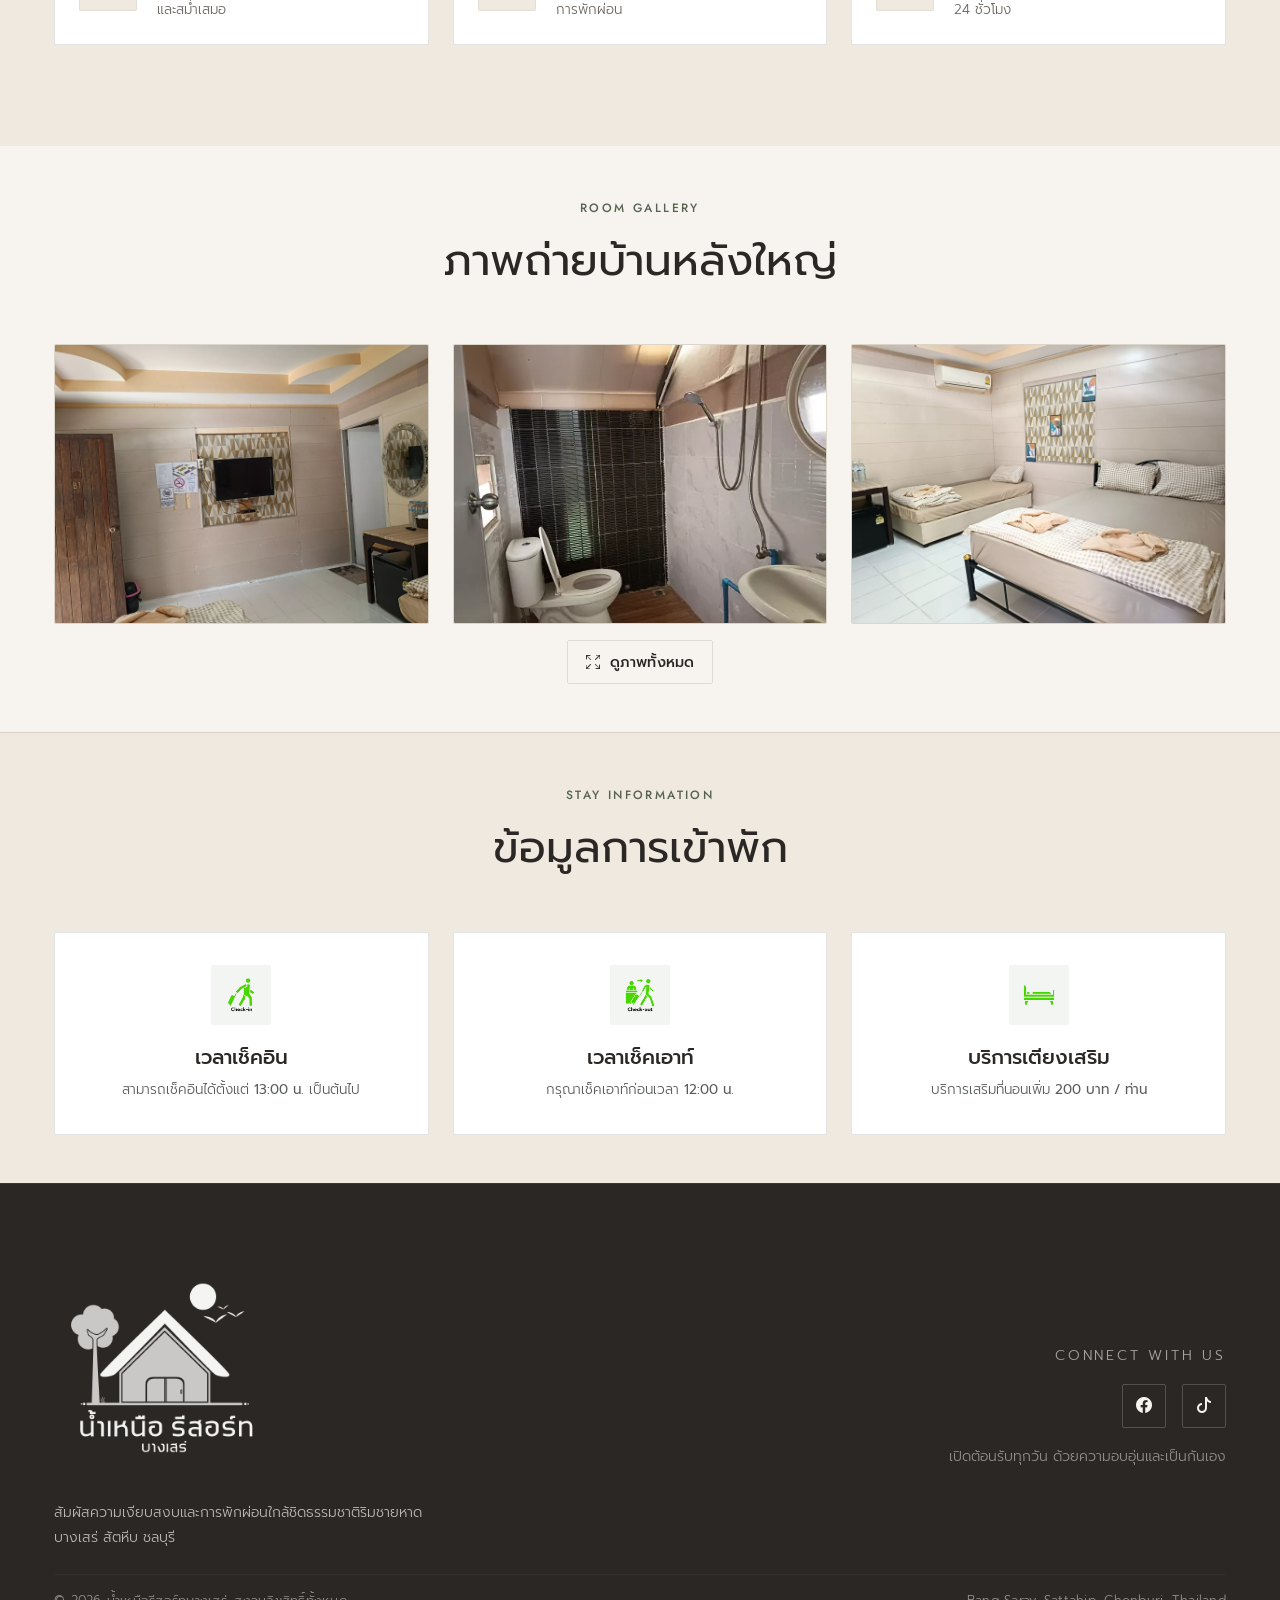
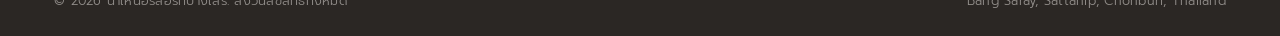
<file: roomdetails_type/room_details_homebig.html>
<!DOCTYPE html>
<html lang="th">

<head>
  <meta charset="UTF-8">
  <meta name="viewport" content="width=device-width, initial-scale=1.0, viewport-fit=cover">
  <script>document.documentElement.classList.add('js')</script>
  <title>รายละเอียดห้องพักเตียงใหญ่ (บ้านหลังใหญ่) | น้ำเหนือรีสอร์ทบางเสร่</title>
  <link rel="icon" type="image/webp" href="/img/iconheadweb.webp">

  <!-- Bootstrap 5.3 & Icons -->
  <link href="https://cdn.jsdelivr.net/npm/bootstrap@5.3.8/dist/css/bootstrap.min.css" rel="stylesheet"
    integrity="sha384-sRIl4kxILFvY47J16cr9ZwB07vP4J8+LH7qKQnuqkuIAvNWLzeN8tE5YBujZqJLB" crossorigin="anonymous">
  <link rel="stylesheet" href="https://cdn.jsdelivr.net/npm/bootstrap-icons@1.13.1/font/bootstrap-icons.min.css">

  <!-- Google Fonts: Cormorant Garamond, Jost, Prompt -->
  <link rel="preconnect" href="https://fonts.googleapis.com">
  <link rel="preconnect" href="https://fonts.gstatic.com" crossorigin>
  <link href="https://fonts.googleapis.com/css2?family=Jost:wght@500&family=Prompt:wght@300;400;500;600&display=swap" rel="stylesheet">


  <!-- Luxury Boutique Stylesheet -->
  <link rel="stylesheet" href="/style.css">
</head>

<body>
  <!-- ======================== NAVBAR ======================== -->
  <nav class="navbar navbar-expand-lg fixed-top custom-navbar solid-nav" id="mainNavbar">
    <div class="container">
      <a class="navbar-brand" href="/index.html">
        น้ำเหนือรีสอร์ทบางเสร่
      </a>

      <button class="navbar-toggler" id="navToggle" type="button" aria-controls="navbarNav" aria-expanded="false" aria-label="เปิดเมนู">
        <span class="burger" aria-hidden="true"><span></span><span></span></span>
      </button>

      <div class="collapse navbar-collapse" id="navbarNav">
        <ul class="navbar-nav ms-auto align-items-lg-center">
          <li class="nav-item">
            <a class="nav-link" href="/index.html">หน้าแรก</a>
          </li>
          <li class="nav-item">
            <a class="nav-link active" href="/index.html#rooms">ห้องพัก</a>
          </li>
          <li class="nav-item">
            <a class="nav-link" href="/index.html#facilities">สิ่งอำนวยความสะดวก</a>
          </li>
          <li class="nav-item">
            <a class="nav-link" href="/index.html#gallery">แกลเลอรี่</a>
          </li>
          <li class="nav-item">
            <a class="nav-link" href="/index.html#Attractions">สถานที่ใกล้เคียง</a>
          </li>
          <li class="nav-item">
            <a class="nav-link" href="/index.html#ContactRoom">ติดต่อเรา</a>
          </li>
          <li class="nav-item ms-lg-2 mt-2 mt-lg-0">
            <a href="#" class="nav-btn-book" data-bs-toggle="modal" data-bs-target="#phoneModal">
              จองห้องพัก
            </a>
          </li>
        </ul>
      </div>
    </div>
  </nav>

  <!-- ======================== ROOM HERO ======================== -->
  <section class="room-hero">
    <div class="container" data-aos="fade-up">
      <span class="eyebrow" style="color: var(--color-sand);">Villa & Suite</span>
      <h1 class="text-white">ห้องพักเตียงใหญ่ <span class="nowrap">(บ้านหลังใหญ่)</span></h1>
      <p>พื้นที่กว้างขวางเป็นพิเศษ บรรยากาศโปร่งสบาย เหมาะสำหรับครอบครัว 3-4 ท่าน</p>
    </div>
  </section>

  <!-- ======================== ROOM DETAILS CARD ======================== -->
  <section class="details-wrapper pb-5">
    <div class="container">
      <div class="room-card" data-aos="fade-up">
        <div class="row g-5 align-items-center">

          <!-- Left Image Carousel -->
          <div class="col-lg-6" data-aos="fade-right">
            <div id="roomImageCarousel" class="carousel slide overflow-hidden" data-bs-ride="carousel" style="border-radius: var(--radius-xs); border: 1px solid var(--border-color);">
              <div class="carousel-indicators custom-carousel-indicators">
                <button type="button" data-bs-target="#roomImageCarousel" data-bs-slide-to="0" class="active" aria-current="true" aria-label="Slide 1"></button>
                <button type="button" data-bs-target="#roomImageCarousel" data-bs-slide-to="1" aria-label="Slide 2"></button>
                <button type="button" data-bs-target="#roomImageCarousel" data-bs-slide-to="2" aria-label="Slide 3"></button>
              </div>
              <div class="carousel-inner">
                <div class="carousel-item active">
                  <img src="/img/big-house/bb9.webp" class="d-block w-100 room-main-img" alt="บ้านหลังใหญ่ ภายในห้อง">
                </div>
                <div class="carousel-item">
                  <img src="/img/big-house/bb6.webp" srcset="/img/big-house/bb6-480.webp 480w, /img/big-house/bb6-960.webp 960w, /img/big-house/bb6.webp 1600w" sizes="(min-width: 992px) 50vw, 100vw" class="d-block w-100 room-main-img" alt="เตียงนอนบ้านหลังใหญ่">
                </div>
                <div class="carousel-item">
                  <img src="/img/big-house/b1.webp" srcset="/img/big-house/b1-480.webp 480w, /img/big-house/b1-960.webp 960w, /img/big-house/b1.webp 1600w" sizes="(min-width: 992px) 50vw, 100vw" class="d-block w-100 room-main-img" alt="สิ่งอำนวยความสะดวกบ้านหลังใหญ่">
                </div>
              </div>
              <button class="carousel-control-prev" type="button" data-bs-target="#roomImageCarousel" data-bs-slide="prev" style="width: 15%;">
                <div class="carousel-btn-icon">
                  <i class="bi bi-chevron-left fs-5"></i>
                </div>
                <span class="visually-hidden">Previous</span>
              </button>
              <button class="carousel-control-next" type="button" data-bs-target="#roomImageCarousel" data-bs-slide="next" style="width: 15%;">
                <div class="carousel-btn-icon">
                  <i class="bi bi-chevron-right fs-5"></i>
                </div>
                <span class="visually-hidden">Next</span>
              </button>
            </div>
          </div>

          <!-- Right Details -->
          <div class="col-lg-6 ps-lg-4" data-aos="fade-left" data-aos-delay="100">
            <span class="section-eyebrow">Room Features</span>
            <h3 class="section-title mb-2">รายละเอียดห้องพัก</h3>
            <p class="mb-4 text-muted">
              ห้องพักเตียงใหญ่มีจำนวน 2 ห้อง <span style="color: var(--text-primary); font-weight: 500;">บ้านหลังใหญ่ ห้องหมายเลข B1 , B2</span> กว้างขวางและเป็นสัดส่วน ออกแบบเพื่อการพักผ่อนของครอบครัวอย่างอบอุ่น
            </p>

            <ul class="feature-list">
              <li>
                <svg xmlns="http://www.w3.org/2000/svg" width="18" height="18" viewBox="0 0 24 24" fill="none" stroke="currentColor" stroke-width="2" stroke-linecap="round" stroke-linejoin="round" class="feature-icon" aria-hidden="true"><path d="M2 4v16M2 8h18a2 2 0 0 1 2 2v10M2 17h20M6 8v9"/></svg>
                เตียงคู่ขนาด 6 ฟุต + 3.5 ฟุต
              </li>
              <li>
                <i class="bi bi-wind"></i>
                เครื่องปรับอากาศ ทีวี ตู้เย็น และเครื่องทำน้ำอุ่น
              </li>
              <li>
                <i class="bi bi-people"></i>
                จำนวนผู้เข้าพักมาตรฐาน 3-4 ท่าน
              </li>
              <li>
                <i class="bi bi-person-plus"></i>
                สามารถเสริมที่นอนได้ 1 ท่าน (มีค่าบริการเพิ่ม 200 บาท)
              </li>
              <li>
                <i class="bi bi-wifi"></i>
                ฟรีอินเทอร์เน็ต High-Speed Wi-Fi
              </li>
            </ul>

            <div class="price-box">
              <div>
                <span class="price-label">ราคาเข้าพัก</span>
                <span class="price-amount">800฿ <span style="font-size: 1rem; color: var(--text-muted); font-family: var(--font-sans); font-weight: 400;">/ คืน</span></span>
              </div>
              <a href="#" class="btn-luxury-primary" data-bs-toggle="modal" data-bs-target="#phoneModal">
                <i class="bi bi-telephone-forward"></i> จองห้องพักนี้
              </a>
            </div>
          </div>

        </div>
      </div>
    </div>
  </section>

  <!-- ======================== FACILITIES ======================== -->
  <section id="facilities" style="background-color: var(--bg-surface);">
    <div class="container">
      <div class="section-head" data-aos="fade-up">
        <span class="section-eyebrow">Amenities Included</span>
        <h2>สิ่งอำนวยความสะดวกในรีสอร์ท</h2>
        <p class="text-muted" style="max-width: 520px; margin: 0 auto;">
          ทุกการเข้าพักได้รับการดูแลด้วยสิ่งอำนวยความสะดวกที่ครบครัน
        </p>
      </div>

      <div class="row g-4 justify-content-center amenity-grid" data-amenities>
        <div class="col-lg-4 col-md-6" data-aos="fade-up" data-aos-delay="100">
          <div class="facility-card-premium">
            <div class="facility-icon-wrap"><i class="bi bi-wifi"></i></div>
            <div class="facility-text-wrap">
              <h5>ฟรี Wi-Fi</h5>
              <p>สัญญาณอินเทอร์เน็ตความเร็วสูงครอบคลุมทั่วรีสอร์ท</p>
            </div>
          </div>
        </div>

        <div class="col-lg-4 col-md-6" data-aos="fade-up" data-aos-delay="200">
          <div class="facility-card-premium">
            <div class="facility-icon-wrap"><i class="bi bi-droplet"></i></div>
            <div class="facility-text-wrap">
              <h5>เครื่องทำน้ำอุ่น</h5>
              <p>อาบน้ำอุ่นสบาย ผ่อนคลายหลังจากการเดินทาง</p>
            </div>
          </div>
        </div>

        <div class="col-lg-4 col-md-6" data-aos="fade-up" data-aos-delay="300">
          <div class="facility-card-premium">
            <div class="facility-icon-wrap"><i class="bi bi-egg-fried"></i></div>
            <div class="facility-text-wrap">
              <h5>อาหารตามสั่ง</h5>
              <p>บริการอาหารตามสั่งรสชาติดี สะดวก ส่งตรงถึงห้องพัก</p>
            </div>
          </div>
        </div>

        <div class="col-lg-4 col-md-6" data-aos="fade-up" data-aos-delay="400">
          <div class="facility-card-premium">
            <div class="facility-icon-wrap"><i class="bi bi-p-square"></i></div>
            <div class="facility-text-wrap">
              <h5>ที่จอดรถส่วนตัว</h5>
              <p>พื้นที่จอดรถกว้างขวาง ปลอดภัย สะดวกติดห้องพัก</p>
            </div>
          </div>
        </div>

        <div class="col-lg-4 col-md-6" data-aos="fade-up" data-aos-delay="500">
          <div class="facility-card-premium">
            <div class="facility-icon-wrap"><i class="bi bi-cup-hot"></i></div>
            <div class="facility-text-wrap">
              <h5>ฟรี กาแฟยามเช้า</h5>
              <p>กาแฟร้อนหอมกรุ่นยามเช้า ดื่มด่ำบรรยากาศสวน</p>
            </div>
          </div>
        </div>

        <div class="col-lg-4 col-md-6" data-aos="fade-up" data-aos-delay="600">
          <div class="facility-card-premium">
            <div class="facility-icon-wrap"><i class="bi bi-tree"></i></div>
            <div class="facility-text-wrap">
              <h5>ศาลาพักผ่อนธรรมชาติ</h5>
              <p>ศาลานั่งเล่นขนาดใหญ่ ร่มรื่นใต้ร่มไม้ธรรมชาติ</p>
            </div>
          </div>
        </div>

        <div class="col-lg-4 col-md-6" data-aos="fade-up" data-aos-delay="700">
          <div class="facility-card-premium">
            <div class="facility-icon-wrap"><i class="bi bi-stars"></i></div>
            <div class="facility-text-wrap">
              <h5>ทำความสะอาดรายวัน</h5>
              <p>ดูแลความสะอาดห้องพักอย่างประณีตและสม่ำเสมอ</p>
            </div>
          </div>
        </div>

        <div class="col-lg-4 col-md-6" data-aos="fade-up" data-aos-delay="800">
          <div class="facility-card-premium">
            <div class="facility-icon-wrap"><i class="bi bi-shop"></i></div>
            <div class="facility-text-wrap">
              <h5>ร้านสะดวกซื้อใกล้เคียง</h5>
              <p>ของใช้จำเป็นครบครัน สะดวกสบายตลอดการพักผ่อน</p>
            </div>
          </div>
        </div>

        <div class="col-lg-4 col-md-6" data-aos="fade-up" data-aos-delay="900">
          <div class="facility-card-premium">
            <div class="facility-icon-wrap"><i class="bi bi-shield-check"></i></div>
            <div class="facility-text-wrap">
              <h5>ระบบความปลอดภัย CCTV</h5>
              <p>กล้องวงจรปิดรอบบริเวณ อุ่นใจตลอด 24 ชั่วโมง</p>
            </div>
          </div>
        </div>
      </div>
    </div>
  </section>

  <!-- ======================== ADDITIONAL GALLERY ======================== -->
  <section class="py-5">
    <div class="container">
      <div class="section-head" data-aos="fade-up">
        <span class="section-eyebrow">Room Gallery</span>
        <h2>ภาพถ่ายบ้านหลังใหญ่</h2>
      </div>

      <!-- Photo strip: swipe on phones, grid on tablet/desktop; tap opens the lightbox -->
      <div class="row g-4 photo-strip" data-lightbox>
        <div class="col-md-4" data-aos="fade-up" data-aos-delay="50">
          <div class="gallery-item">
            <img src="/img/big-house/b4.webp" alt="บ้านหลังใหญ่ ภาพ 1" loading="lazy">
          </div>
        </div>
        <div class="col-md-4" data-aos="fade-up" data-aos-delay="100">
          <div class="gallery-item">
            <img src="/img/big-house/b5.webp" srcset="/img/big-house/b5-480.webp 480w, /img/big-house/b5-960.webp 960w, /img/big-house/b5.webp 1600w" sizes="(min-width: 768px) 33vw, 70vw" alt="บ้านหลังใหญ่ ภาพ 2" loading="lazy">
          </div>
        </div>
        <div class="col-md-4" data-aos="fade-up" data-aos-delay="150">
          <div class="gallery-item">
            <img src="/img/big-house/bb9.webp" alt="บ้านหลังใหญ่ ภาพ 3" loading="lazy">
          </div>
        </div>
      </div>

      <div class="gallery-actions">
        <button type="button" class="btn-outline-dark" data-lightbox-open>
          <i class="bi bi-arrows-fullscreen" aria-hidden="true"></i> ดูภาพทั้งหมด
        </button>
      </div>

    </div>
  </section>

  <!-- ======================== CHECK-IN / CHECK-OUT INFO ======================== -->
  <section class="py-5" style="background-color: var(--bg-surface); border-top: 1px solid var(--border-color);">
    <div class="container">
      <div class="section-head" data-aos="fade-up">
        <span class="section-eyebrow">Stay Information</span>
        <h2>ข้อมูลการเข้าพัก</h2>
      </div>

      <div class="row g-3 g-md-4 justify-content-center stay-info">
        <div class="col-lg-4 col-md-6" data-aos="fade-up" data-aos-delay="100">
          <div class="info-card">
            <div class="info-icon"><img src="/img/icon/check-in.webp" alt="Check In" style="width: 44px; height: 44px; object-fit: contain;"></div>
            <div>
              <h5>เวลาเช็คอิน</h5>
              <p class="text-muted">สามารถเช็คอินได้ตั้งแต่ <strong>13:00 น.</strong> เป็นต้นไป</p>
            </div>
          </div>
        </div>

        <div class="col-lg-4 col-md-6" data-aos="fade-up" data-aos-delay="200">
          <div class="info-card">
            <div class="info-icon"><img src="/img/icon/check-out.webp" alt="Check Out" style="width: 44px; height: 44px; object-fit: contain;"></div>
            <div>
              <h5>เวลาเช็คเอาท์</h5>
              <p class="text-muted">กรุณาเช็คเอาท์ก่อนเวลา <strong>12:00 น.</strong></p>
            </div>
          </div>
        </div>

        <div class="col-lg-4 col-md-6" data-aos="fade-up" data-aos-delay="300">
          <div class="info-card">
            <div class="info-icon"><img src="/img/icon/extra-bed.webp" alt="Extra Bed" style="width: 44px; height: 44px; object-fit: contain;"></div>
            <div>
              <h5>บริการเตียงเสริม</h5>
              <p class="text-muted">บริการเสริมที่นอนเพิ่ม <strong>200 บาท / ท่าน</strong></p>
            </div>
          </div>
        </div>
      </div>
    </div>
  </section>

  <!-- ======================== FOOTER ======================== -->
  <footer data-aos="fade-up">
    <div class="container">
      <div class="row g-4 align-items-center justify-content-between">
        <div class="col-md-5 text-center text-md-start">
          <img src="/img/logo_white.webp" alt="น้ำเหนือรีสอร์ท" class="img-fluid mb-3" style="max-width: 220px; opacity: 0.95;">
          <p class="mb-0 small" style="color: rgba(247, 244, 239, 0.7); max-width: 380px;">
            สัมผัสความเงียบสงบและการพักผ่อนใกล้ชิดธรรมชาติริมชายหาดบางเสร่ สัตหีบ ชลบุรี
          </p>
        </div>

        <div class="col-md-6 text-center text-md-end">
          <span class="d-block mb-3 small text-uppercase" style="letter-spacing: 0.2em; color: rgba(247, 244, 239, 0.6);">Connect With Us</span>
          <div class="d-inline-flex gap-3 mb-3">
            <a href="https://www.facebook.com/profile.php?id=100063506773137" target="_blank" class="footer-social-icon" aria-label="Facebook">
              <i class="bi bi-facebook"></i>
            </a>
            <a href="https://www.tiktok.com/@namnueresort" target="_blank" class="footer-social-icon" aria-label="TikTok">
              <i class="bi bi-tiktok"></i>
            </a>
          </div>
          <p class="mb-0 small" style="color: rgba(247, 244, 239, 0.5);">
            เปิดต้อนรับทุกวัน ด้วยความอบอุ่นและเป็นกันเอง
          </p>
        </div>
      </div>

      <hr>

      <div class="d-flex flex-column flex-sm-row justify-content-between align-items-center gap-2 footer-copy">
        <div>
          © <span id="currentYear">2026</span> น้ำเหนือรีสอร์ทบางเสร่. สงวนลิขสิทธิ์ทั้งหมด
        </div>
        <div>
          Bang Saray, Sattahip, Chonburi, Thailand
        </div>
      </div>
    </div>
  </footer>

  <!-- ======================== PHONE MODAL ======================== -->
  <div class="modal fade" id="phoneModal" tabindex="-1" aria-labelledby="phoneModalLabel" aria-hidden="true">
    <div class="modal-dialog modal-dialog-centered">
      <div class="modal-content call-modal">
        <div class="modal-header border-0 pb-0">
          <h5 class="modal-title" id="phoneModalLabel">
            สำรองห้องพักโดยตรง
          </h5>
          <button type="button" class="btn-close" data-bs-dismiss="modal" aria-label="ปิด"></button>
        </div>
        <div class="modal-body text-center pt-2">
          <p class="text-muted small mb-4">
            เลือกเบอร์โทรศัพท์หรือทักแชททางเพจเพื่อติดต่อเจ้าหน้าที่
          </p>

          <div class="mb-3">
            <span class="call-name">คุณนก</span>
            <a href="tel:0897491101" class="call-btn">
              <i class="bi bi-telephone-outbound"></i> 089-749-1101
            </a>
          </div>

          <div class="mb-3">
            <span class="call-name">คุณต่าย</span>
            <a href="tel:0945296712" class="call-btn">
              <i class="bi bi-telephone-outbound"></i> 094-529-6712
            </a>
          </div>

          <div class="pt-3 border-top">
            <span class="call-channel-name"><span>ช่องทางออนไลน์:</span> Facebook Page</span>
            <a href="https://www.facebook.com/profile.php?id=100063506773137" target="_blank" rel="noopener noreferrer" class="call-btn call-btn-facebook">
              <i class="bi bi-facebook fs-5"></i> ทักแชท Facebook Page
            </a>
          </div>
        </div>
      </div>
    </div>
  </div>

  <!-- Scripts -->
  <script src="https://cdn.jsdelivr.net/npm/bootstrap@5.3.8/dist/js/bootstrap.bundle.min.js"
    integrity="sha384-FKyoEForCGlyvwx9Hj09JcYn3nv7wiPVlz7YYwJrWVcXK/BmnVDxM+D2scQbITxI"
    crossorigin="anonymous"></script>
  <script src="/site.js" defer></script>

</body>

</html>
</file>
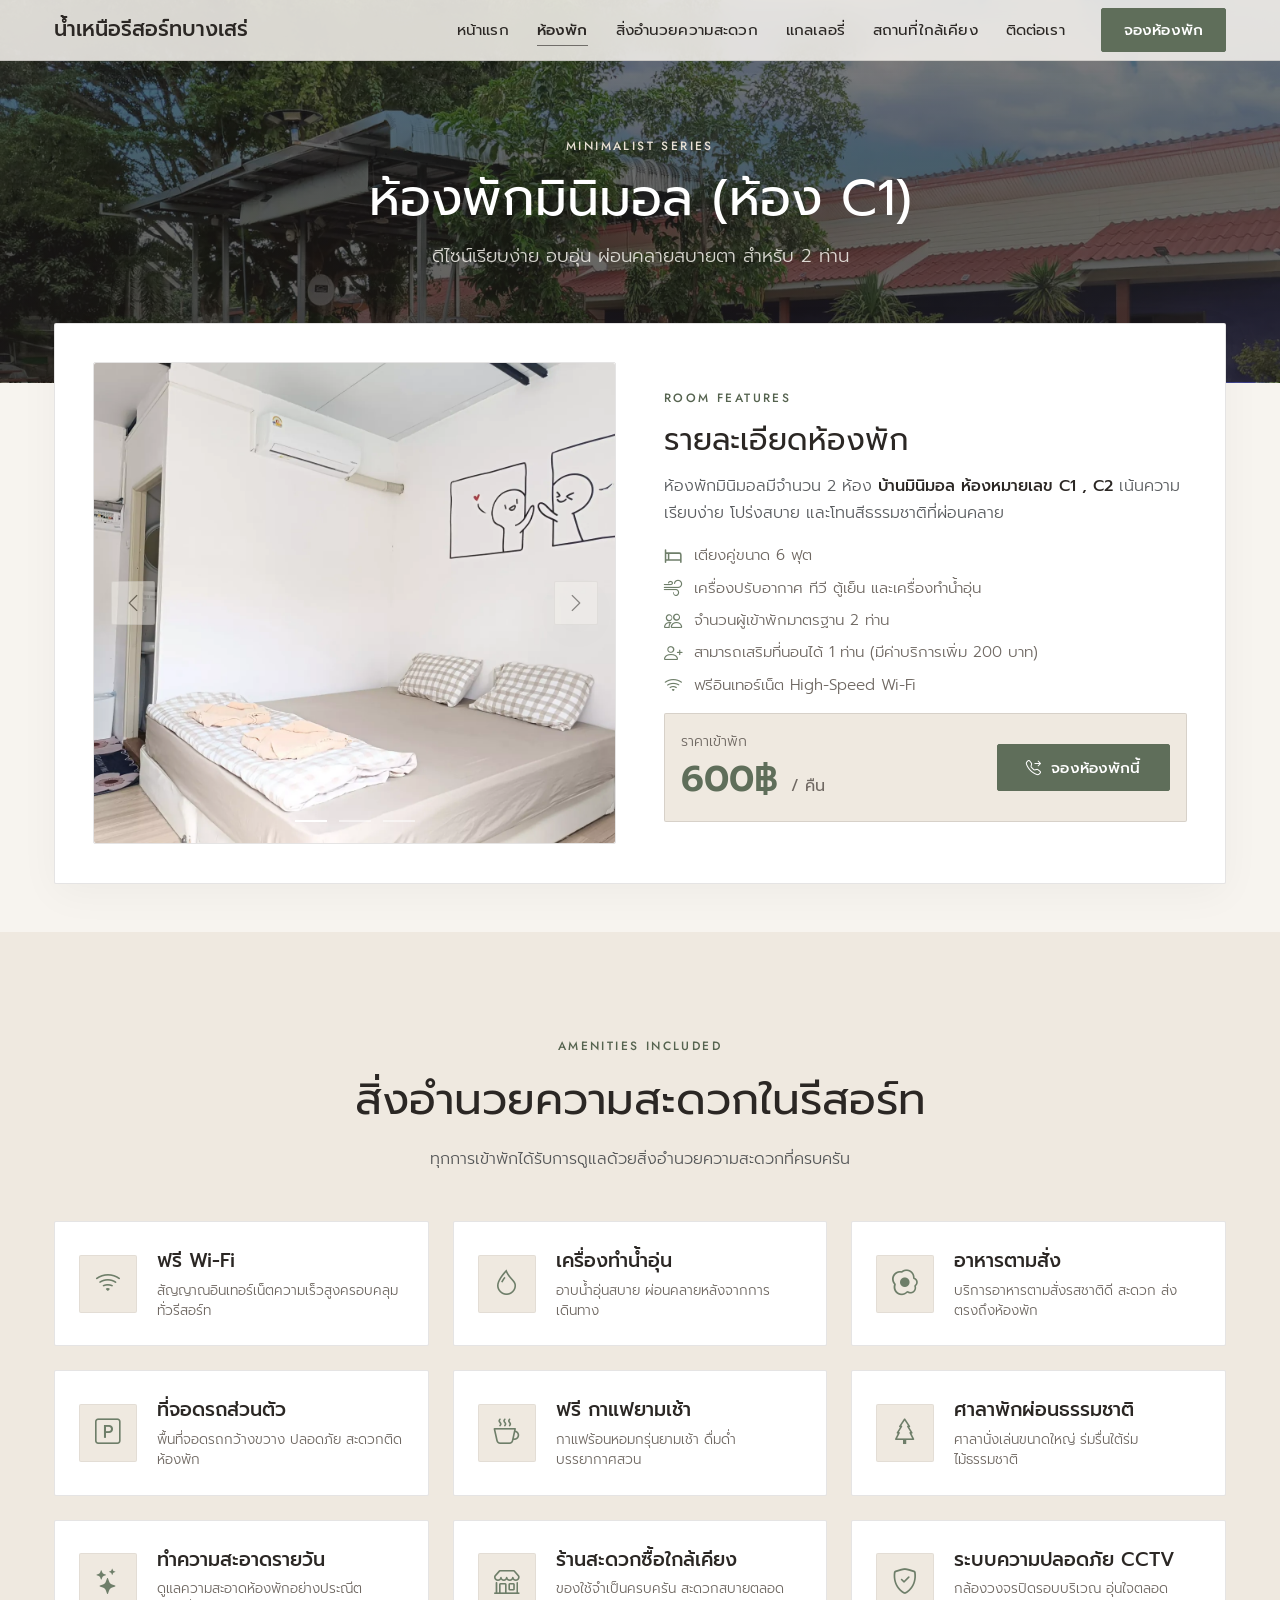
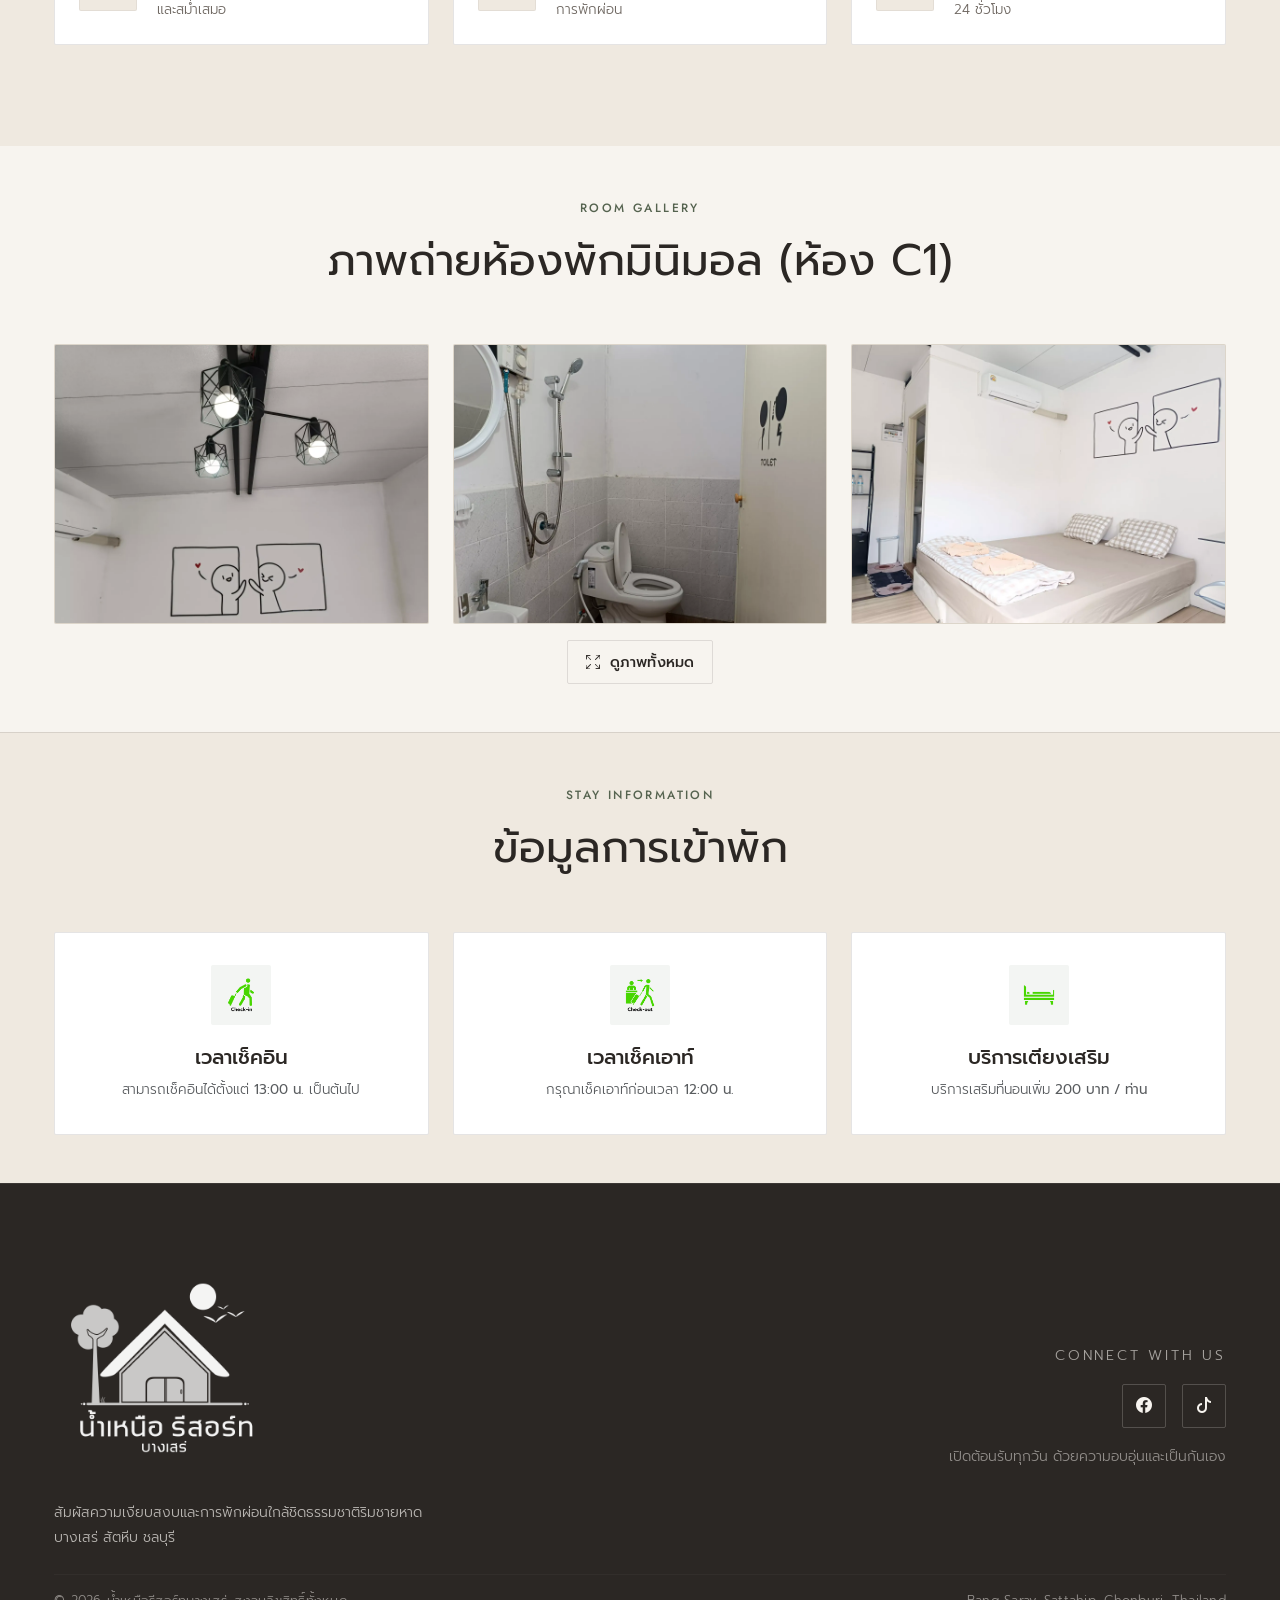
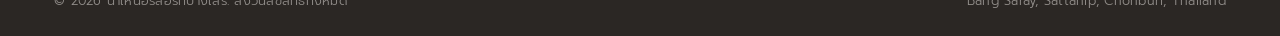
<file: roomdetails_type/room_details_minimals.html>
<!DOCTYPE html>
<html lang="th">

<head>
  <meta charset="UTF-8">
  <meta name="viewport" content="width=device-width, initial-scale=1.0, viewport-fit=cover">
  <script>document.documentElement.classList.add('js')</script>
  <title>รายละเอียดห้องพักมินิมอล (ห้อง C1) | น้ำเหนือรีสอร์ทบางเสร่</title>
  <link rel="icon" type="image/webp" href="/img/iconheadweb.webp">

  <!-- Bootstrap 5.3 & Icons -->
  <link href="https://cdn.jsdelivr.net/npm/bootstrap@5.3.8/dist/css/bootstrap.min.css" rel="stylesheet"
    integrity="sha384-sRIl4kxILFvY47J16cr9ZwB07vP4J8+LH7qKQnuqkuIAvNWLzeN8tE5YBujZqJLB" crossorigin="anonymous">
  <link rel="stylesheet" href="https://cdn.jsdelivr.net/npm/bootstrap-icons@1.13.1/font/bootstrap-icons.min.css">

  <!-- Google Fonts: Cormorant Garamond, Jost, Prompt -->
  <link rel="preconnect" href="https://fonts.googleapis.com">
  <link rel="preconnect" href="https://fonts.gstatic.com" crossorigin>
  <link href="https://fonts.googleapis.com/css2?family=Jost:wght@500&family=Prompt:wght@300;400;500;600&display=swap" rel="stylesheet">


  <!-- Luxury Boutique Stylesheet -->
  <link rel="stylesheet" href="/style.css">
</head>

<body>
  <!-- ======================== NAVBAR ======================== -->
  <nav class="navbar navbar-expand-lg fixed-top custom-navbar solid-nav" id="mainNavbar">
    <div class="container">
      <a class="navbar-brand" href="/index.html">
        น้ำเหนือรีสอร์ทบางเสร่
      </a>

      <button class="navbar-toggler" id="navToggle" type="button" aria-controls="navbarNav" aria-expanded="false" aria-label="เปิดเมนู">
        <span class="burger" aria-hidden="true"><span></span><span></span></span>
      </button>

      <div class="collapse navbar-collapse" id="navbarNav">
        <ul class="navbar-nav ms-auto align-items-lg-center">
          <li class="nav-item">
            <a class="nav-link" href="/index.html">หน้าแรก</a>
          </li>
          <li class="nav-item">
            <a class="nav-link active" href="/index.html#rooms">ห้องพัก</a>
          </li>
          <li class="nav-item">
            <a class="nav-link" href="/index.html#facilities">สิ่งอำนวยความสะดวก</a>
          </li>
          <li class="nav-item">
            <a class="nav-link" href="/index.html#gallery">แกลเลอรี่</a>
          </li>
          <li class="nav-item">
            <a class="nav-link" href="/index.html#Attractions">สถานที่ใกล้เคียง</a>
          </li>
          <li class="nav-item">
            <a class="nav-link" href="/index.html#ContactRoom">ติดต่อเรา</a>
          </li>
          <li class="nav-item ms-lg-2 mt-2 mt-lg-0">
            <a href="#" class="nav-btn-book" data-bs-toggle="modal" data-bs-target="#phoneModal">
              จองห้องพัก
            </a>
          </li>
        </ul>
      </div>
    </div>
  </nav>

  <!-- ======================== ROOM HERO ======================== -->
  <section class="room-hero">
    <div class="container" data-aos="fade-up">
      <span class="eyebrow" style="color: var(--color-sand);">Minimalist Series</span>
      <h1 class="text-white">ห้องพัก<span class="nowrap">มินิมอล</span> <span class="nowrap">(ห้อง C1)</span></h1>
      <p>ดีไซน์เรียบง่าย อบอุ่น ผ่อนคลายสบายตา สำหรับ 2 ท่าน</p>
    </div>
  </section>

  <!-- ======================== ROOM DETAILS CARD ======================== -->
  <section class="details-wrapper pb-5">
    <div class="container">
      <div class="room-card" data-aos="fade-up">
        <div class="row g-5 align-items-center">

          <!-- Left Image Carousel -->
          <div class="col-lg-6" data-aos="fade-right">
            <div id="roomImageCarousel" class="carousel slide overflow-hidden" data-bs-ride="carousel" style="border-radius: var(--radius-xs); border: 1px solid var(--border-color);">
              <div class="carousel-indicators custom-carousel-indicators">
                <button type="button" data-bs-target="#roomImageCarousel" data-bs-slide-to="0" class="active" aria-current="true" aria-label="Slide 1"></button>
                <button type="button" data-bs-target="#roomImageCarousel" data-bs-slide-to="1" aria-label="Slide 2"></button>
                <button type="button" data-bs-target="#roomImageCarousel" data-bs-slide-to="2" aria-label="Slide 3"></button>
              </div>
              <div class="carousel-inner">
                <div class="carousel-item active">
                  <img src="/img/minimal/c4.webp" class="d-block w-100 room-main-img" alt="ห้องมินิมอล C1 ภายในห้อง">
                </div>
                <div class="carousel-item">
                  <img src="/img/minimal/cc17.webp" srcset="/img/minimal/cc17-480.webp 480w, /img/minimal/cc17-960.webp 960w, /img/minimal/cc17.webp 1600w" sizes="(min-width: 992px) 50vw, 100vw" class="d-block w-100 room-main-img" alt="เตียงนอนห้องมินิมอล C1">
                </div>
                <div class="carousel-item">
                  <img src="/img/minimal/cc19.webp" srcset="/img/minimal/cc19-480.webp 480w, /img/minimal/cc19-960.webp 960w, /img/minimal/cc19.webp 1600w" sizes="(min-width: 992px) 50vw, 100vw" class="d-block w-100 room-main-img" alt="มุมพักผ่อนห้องมินิมอล">
                </div>
              </div>
              <button class="carousel-control-prev" type="button" data-bs-target="#roomImageCarousel" data-bs-slide="prev" style="width: 15%;">
                <div class="carousel-btn-icon">
                  <i class="bi bi-chevron-left fs-5"></i>
                </div>
                <span class="visually-hidden">Previous</span>
              </button>
              <button class="carousel-control-next" type="button" data-bs-target="#roomImageCarousel" data-bs-slide="next" style="width: 15%;">
                <div class="carousel-btn-icon">
                  <i class="bi bi-chevron-right fs-5"></i>
                </div>
                <span class="visually-hidden">Next</span>
              </button>
            </div>
          </div>

          <!-- Right Details -->
          <div class="col-lg-6 ps-lg-4" data-aos="fade-left" data-aos-delay="100">
            <span class="section-eyebrow">Room Features</span>
            <h3 class="section-title mb-2">รายละเอียดห้องพัก</h3>
            <p class="mb-4 text-muted">
              ห้องพักมินิมอลมีจำนวน 2 ห้อง <span style="color: var(--text-primary); font-weight: 500;">บ้านมินิมอล ห้องหมายเลข C1 , C2</span> เน้นความเรียบง่าย โปร่งสบาย และโทนสีธรรมชาติที่ผ่อนคลาย
            </p>

            <ul class="feature-list">
              <li>
                <svg xmlns="http://www.w3.org/2000/svg" width="18" height="18" viewBox="0 0 24 24" fill="none" stroke="currentColor" stroke-width="2" stroke-linecap="round" stroke-linejoin="round" class="feature-icon" aria-hidden="true"><path d="M2 4v16M2 8h18a2 2 0 0 1 2 2v10M2 17h20M6 8v9"/></svg>
                เตียงคู่ขนาด 6 ฟุต
              </li>
              <li>
                <i class="bi bi-wind"></i>
                เครื่องปรับอากาศ ทีวี ตู้เย็น และเครื่องทำน้ำอุ่น
              </li>
              <li>
                <i class="bi bi-people"></i>
                จำนวนผู้เข้าพักมาตรฐาน 2 ท่าน
              </li>
              <li>
                <i class="bi bi-person-plus"></i>
                สามารถเสริมที่นอนได้ 1 ท่าน (มีค่าบริการเพิ่ม 200 บาท)
              </li>
              <li>
                <i class="bi bi-wifi"></i>
                ฟรีอินเทอร์เน็ต High-Speed Wi-Fi
              </li>
            </ul>

            <div class="price-box">
              <div>
                <span class="price-label">ราคาเข้าพัก</span>
                <span class="price-amount">600฿ <span style="font-size: 1rem; color: var(--text-muted); font-family: var(--font-sans); font-weight: 400;">/ คืน</span></span>
              </div>
              <a href="#" class="btn-luxury-primary" data-bs-toggle="modal" data-bs-target="#phoneModal">
                <i class="bi bi-telephone-forward"></i> จองห้องพักนี้
              </a>
            </div>
          </div>

        </div>
      </div>
    </div>
  </section>

  <!-- ======================== FACILITIES ======================== -->
  <section id="facilities" style="background-color: var(--bg-surface);">
    <div class="container">
      <div class="section-head" data-aos="fade-up">
        <span class="section-eyebrow">Amenities Included</span>
        <h2>สิ่งอำนวยความสะดวกในรีสอร์ท</h2>
        <p class="text-muted" style="max-width: 520px; margin: 0 auto;">
          ทุกการเข้าพักได้รับการดูแลด้วยสิ่งอำนวยความสะดวกที่ครบครัน
        </p>
      </div>

      <div class="row g-4 justify-content-center amenity-grid" data-amenities>
        <div class="col-lg-4 col-md-6" data-aos="fade-up" data-aos-delay="100">
          <div class="facility-card-premium">
            <div class="facility-icon-wrap"><i class="bi bi-wifi"></i></div>
            <div class="facility-text-wrap">
              <h5>ฟรี Wi-Fi</h5>
              <p>สัญญาณอินเทอร์เน็ตความเร็วสูงครอบคลุมทั่วรีสอร์ท</p>
            </div>
          </div>
        </div>

        <div class="col-lg-4 col-md-6" data-aos="fade-up" data-aos-delay="200">
          <div class="facility-card-premium">
            <div class="facility-icon-wrap"><i class="bi bi-droplet"></i></div>
            <div class="facility-text-wrap">
              <h5>เครื่องทำน้ำอุ่น</h5>
              <p>อาบน้ำอุ่นสบาย ผ่อนคลายหลังจากการเดินทาง</p>
            </div>
          </div>
        </div>

        <div class="col-lg-4 col-md-6" data-aos="fade-up" data-aos-delay="300">
          <div class="facility-card-premium">
            <div class="facility-icon-wrap"><i class="bi bi-egg-fried"></i></div>
            <div class="facility-text-wrap">
              <h5>อาหารตามสั่ง</h5>
              <p>บริการอาหารตามสั่งรสชาติดี สะดวก ส่งตรงถึงห้องพัก</p>
            </div>
          </div>
        </div>

        <div class="col-lg-4 col-md-6" data-aos="fade-up" data-aos-delay="400">
          <div class="facility-card-premium">
            <div class="facility-icon-wrap"><i class="bi bi-p-square"></i></div>
            <div class="facility-text-wrap">
              <h5>ที่จอดรถส่วนตัว</h5>
              <p>พื้นที่จอดรถกว้างขวาง ปลอดภัย สะดวกติดห้องพัก</p>
            </div>
          </div>
        </div>

        <div class="col-lg-4 col-md-6" data-aos="fade-up" data-aos-delay="500">
          <div class="facility-card-premium">
            <div class="facility-icon-wrap"><i class="bi bi-cup-hot"></i></div>
            <div class="facility-text-wrap">
              <h5>ฟรี กาแฟยามเช้า</h5>
              <p>กาแฟร้อนหอมกรุ่นยามเช้า ดื่มด่ำบรรยากาศสวน</p>
            </div>
          </div>
        </div>

        <div class="col-lg-4 col-md-6" data-aos="fade-up" data-aos-delay="600">
          <div class="facility-card-premium">
            <div class="facility-icon-wrap"><i class="bi bi-tree"></i></div>
            <div class="facility-text-wrap">
              <h5>ศาลาพักผ่อนธรรมชาติ</h5>
              <p>ศาลานั่งเล่นขนาดใหญ่ ร่มรื่นใต้ร่มไม้ธรรมชาติ</p>
            </div>
          </div>
        </div>

        <div class="col-lg-4 col-md-6" data-aos="fade-up" data-aos-delay="700">
          <div class="facility-card-premium">
            <div class="facility-icon-wrap"><i class="bi bi-stars"></i></div>
            <div class="facility-text-wrap">
              <h5>ทำความสะอาดรายวัน</h5>
              <p>ดูแลความสะอาดห้องพักอย่างประณีตและสม่ำเสมอ</p>
            </div>
          </div>
        </div>

        <div class="col-lg-4 col-md-6" data-aos="fade-up" data-aos-delay="800">
          <div class="facility-card-premium">
            <div class="facility-icon-wrap"><i class="bi bi-shop"></i></div>
            <div class="facility-text-wrap">
              <h5>ร้านสะดวกซื้อใกล้เคียง</h5>
              <p>ของใช้จำเป็นครบครัน สะดวกสบายตลอดการพักผ่อน</p>
            </div>
          </div>
        </div>

        <div class="col-lg-4 col-md-6" data-aos="fade-up" data-aos-delay="900">
          <div class="facility-card-premium">
            <div class="facility-icon-wrap"><i class="bi bi-shield-check"></i></div>
            <div class="facility-text-wrap">
              <h5>ระบบความปลอดภัย CCTV</h5>
              <p>กล้องวงจรปิดรอบบริเวณ อุ่นใจตลอด 24 ชั่วโมง</p>
            </div>
          </div>
        </div>
      </div>
    </div>
  </section>

  <!-- ======================== ADDITIONAL GALLERY ======================== -->
  <section class="py-5">
    <div class="container">
      <div class="section-head" data-aos="fade-up">
        <span class="section-eyebrow">Room Gallery</span>
        <h2>ภาพถ่ายห้องพัก<span class="nowrap">มินิมอล</span> <span class="nowrap">(ห้อง C1)</span></h2>
      </div>

      <!-- Photo strip: swipe on phones, grid on tablet/desktop; tap opens the lightbox -->
      <div class="row g-4 photo-strip" data-lightbox>
        <div class="col-md-4" data-aos="fade-up" data-aos-delay="50">
          <div class="gallery-item">
            <img src="/img/minimal/c1.webp" alt="ห้องมินิมอล ภาพ 1" loading="lazy">
          </div>
        </div>
        <div class="col-md-4" data-aos="fade-up" data-aos-delay="100">
          <div class="gallery-item">
            <img src="/img/minimal/c2.webp" alt="ห้องมินิมอล ภาพ 2" loading="lazy">
          </div>
        </div>
        <div class="col-md-4" data-aos="fade-up" data-aos-delay="150">
          <div class="gallery-item">
            <img src="/img/minimal/c4.webp" alt="ห้องมินิมอล ภาพ 3" loading="lazy">
          </div>
        </div>
      </div>

      <div class="gallery-actions">
        <button type="button" class="btn-outline-dark" data-lightbox-open>
          <i class="bi bi-arrows-fullscreen" aria-hidden="true"></i> ดูภาพทั้งหมด
        </button>
      </div>

    </div>
  </section>

  <!-- ======================== CHECK-IN / CHECK-OUT INFO ======================== -->
  <section class="py-5" style="background-color: var(--bg-surface); border-top: 1px solid var(--border-color);">
    <div class="container">
      <div class="section-head" data-aos="fade-up">
        <span class="section-eyebrow">Stay Information</span>
        <h2>ข้อมูลการเข้าพัก</h2>
      </div>

      <div class="row g-3 g-md-4 justify-content-center stay-info">
        <div class="col-lg-4 col-md-6" data-aos="fade-up" data-aos-delay="100">
          <div class="info-card">
            <div class="info-icon"><img src="/img/icon/check-in.webp" alt="Check In" style="width: 44px; height: 44px; object-fit: contain;"></div>
            <div>
              <h5>เวลาเช็คอิน</h5>
              <p class="text-muted">สามารถเช็คอินได้ตั้งแต่ <strong>13:00 น.</strong> เป็นต้นไป</p>
            </div>
          </div>
        </div>

        <div class="col-lg-4 col-md-6" data-aos="fade-up" data-aos-delay="200">
          <div class="info-card">
            <div class="info-icon"><img src="/img/icon/check-out.webp" alt="Check Out" style="width: 44px; height: 44px; object-fit: contain;"></div>
            <div>
              <h5>เวลาเช็คเอาท์</h5>
              <p class="text-muted">กรุณาเช็คเอาท์ก่อนเวลา <strong>12:00 น.</strong></p>
            </div>
          </div>
        </div>

        <div class="col-lg-4 col-md-6" data-aos="fade-up" data-aos-delay="300">
          <div class="info-card">
            <div class="info-icon"><img src="/img/icon/extra-bed.webp" alt="Extra Bed" style="width: 44px; height: 44px; object-fit: contain;"></div>
            <div>
              <h5>บริการเตียงเสริม</h5>
              <p class="text-muted">บริการเสริมที่นอนเพิ่ม <strong>200 บาท / ท่าน</strong></p>
            </div>
          </div>
        </div>
      </div>
    </div>
  </section>

  <!-- ======================== FOOTER ======================== -->
  <footer data-aos="fade-up">
    <div class="container">
      <div class="row g-4 align-items-center justify-content-between">
        <div class="col-md-5 text-center text-md-start">
          <img src="/img/logo_white.webp" alt="น้ำเหนือรีสอร์ท" class="img-fluid mb-3" style="max-width: 220px; opacity: 0.95;">
          <p class="mb-0 small" style="color: rgba(247, 244, 239, 0.7); max-width: 380px;">
            สัมผัสความเงียบสงบและการพักผ่อนใกล้ชิดธรรมชาติริมชายหาดบางเสร่ สัตหีบ ชลบุรี
          </p>
        </div>

        <div class="col-md-6 text-center text-md-end">
          <span class="d-block mb-3 small text-uppercase" style="letter-spacing: 0.2em; color: rgba(247, 244, 239, 0.6);">Connect With Us</span>
          <div class="d-inline-flex gap-3 mb-3">
            <a href="https://www.facebook.com/profile.php?id=100063506773137" target="_blank" class="footer-social-icon" aria-label="Facebook">
              <i class="bi bi-facebook"></i>
            </a>
            <a href="https://www.tiktok.com/@namnueresort" target="_blank" class="footer-social-icon" aria-label="TikTok">
              <i class="bi bi-tiktok"></i>
            </a>
          </div>
          <p class="mb-0 small" style="color: rgba(247, 244, 239, 0.5);">
            เปิดต้อนรับทุกวัน ด้วยความอบอุ่นและเป็นกันเอง
          </p>
        </div>
      </div>

      <hr>

      <div class="d-flex flex-column flex-sm-row justify-content-between align-items-center gap-2 footer-copy">
        <div>
          © <span id="currentYear">2026</span> น้ำเหนือรีสอร์ทบางเสร่. สงวนลิขสิทธิ์ทั้งหมด
        </div>
        <div>
          Bang Saray, Sattahip, Chonburi, Thailand
        </div>
      </div>
    </div>
  </footer>

  <!-- ======================== PHONE MODAL ======================== -->
  <div class="modal fade" id="phoneModal" tabindex="-1" aria-labelledby="phoneModalLabel" aria-hidden="true">
    <div class="modal-dialog modal-dialog-centered">
      <div class="modal-content call-modal">
        <div class="modal-header border-0 pb-0">
          <h5 class="modal-title" id="phoneModalLabel">
            สำรองห้องพักโดยตรง
          </h5>
          <button type="button" class="btn-close" data-bs-dismiss="modal" aria-label="ปิด"></button>
        </div>
        <div class="modal-body text-center pt-2">
          <p class="text-muted small mb-4">
            เลือกเบอร์โทรศัพท์หรือทักแชททางเพจเพื่อติดต่อเจ้าหน้าที่
          </p>

          <div class="mb-3">
            <span class="call-name">คุณนก</span>
            <a href="tel:0897491101" class="call-btn">
              <i class="bi bi-telephone-outbound"></i> 089-749-1101
            </a>
          </div>

          <div class="mb-3">
            <span class="call-name">คุณต่าย</span>
            <a href="tel:0945296712" class="call-btn">
              <i class="bi bi-telephone-outbound"></i> 094-529-6712
            </a>
          </div>

          <div class="pt-3 border-top">
            <span class="call-channel-name"><span>ช่องทางออนไลน์:</span> Facebook Page</span>
            <a href="https://www.facebook.com/profile.php?id=100063506773137" target="_blank" rel="noopener noreferrer" class="call-btn call-btn-facebook">
              <i class="bi bi-facebook fs-5"></i> ทักแชท Facebook Page
            </a>
          </div>
        </div>
      </div>
    </div>
  </div>

  <!-- Scripts -->
  <script src="https://cdn.jsdelivr.net/npm/bootstrap@5.3.8/dist/js/bootstrap.bundle.min.js"
    integrity="sha384-FKyoEForCGlyvwx9Hj09JcYn3nv7wiPVlz7YYwJrWVcXK/BmnVDxM+D2scQbITxI"
    crossorigin="anonymous"></script>
  <script src="/site.js" defer></script>

</body>

</html>
</file>
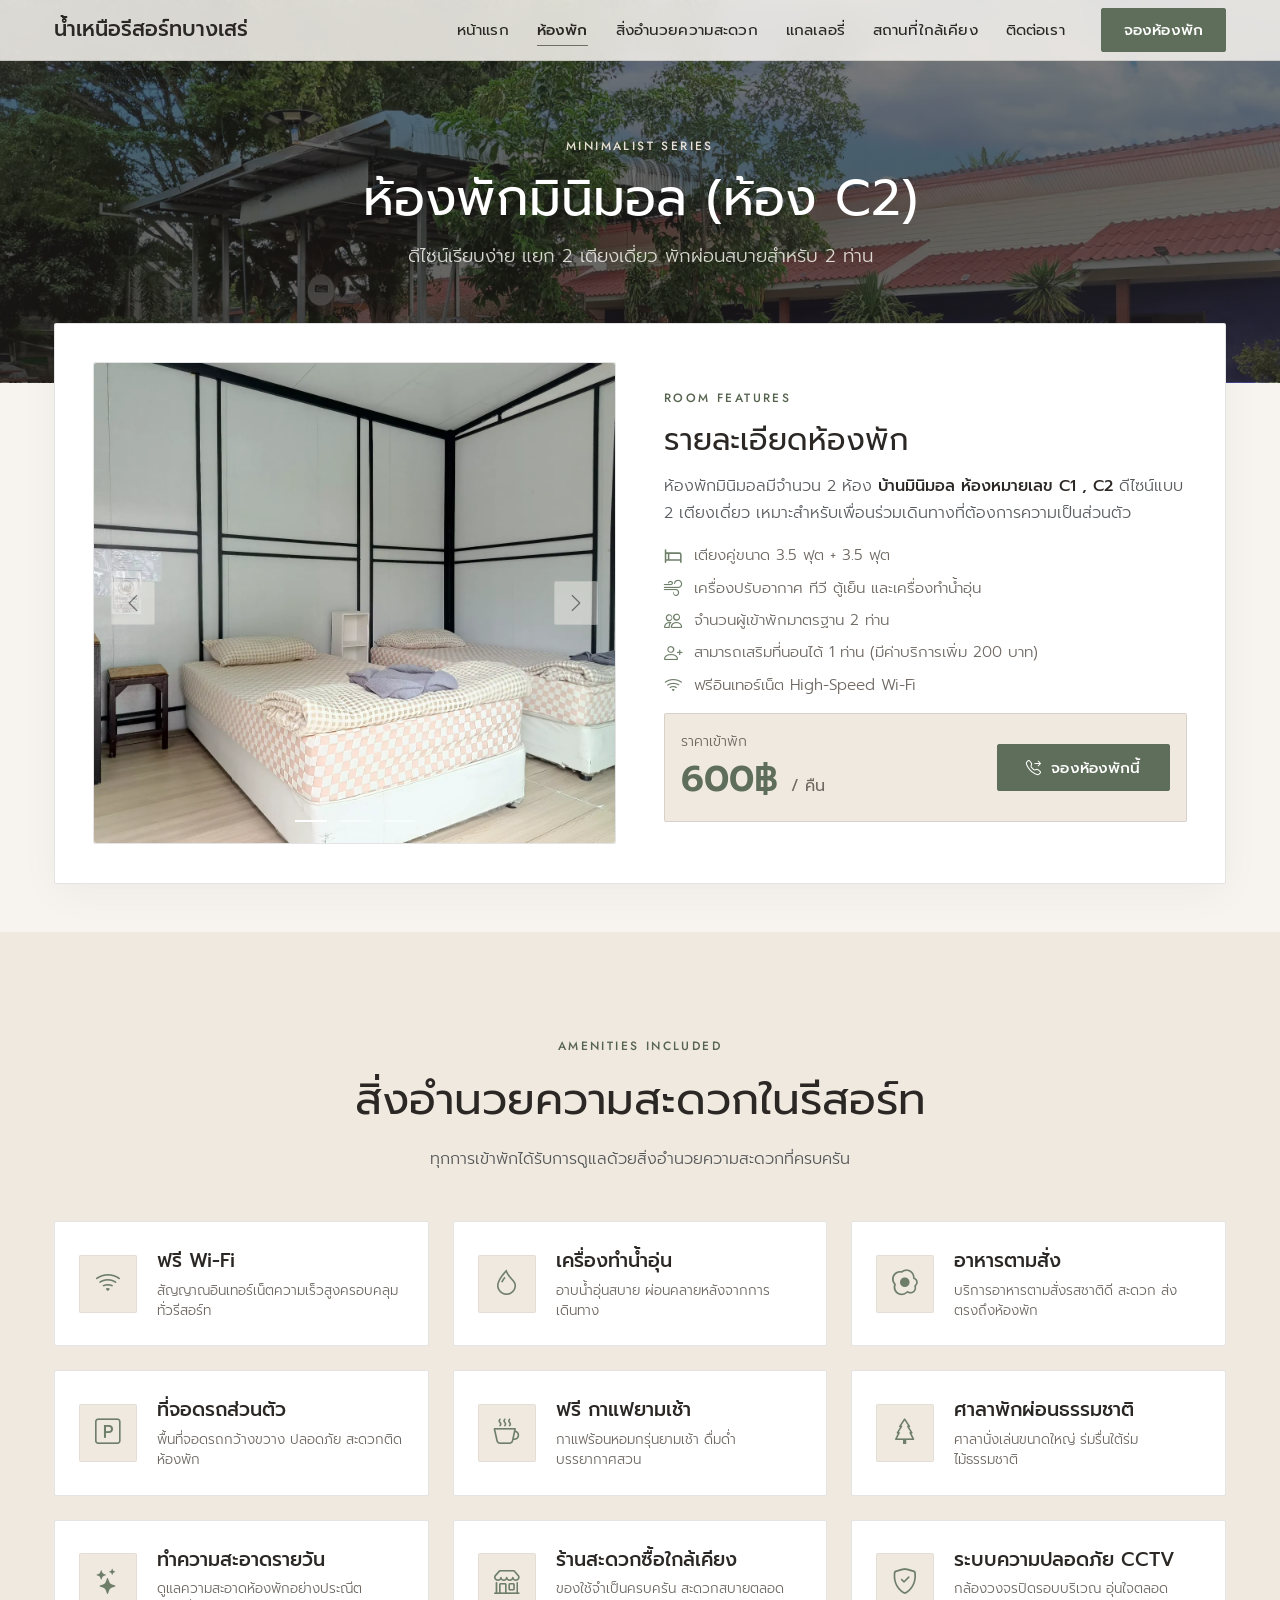
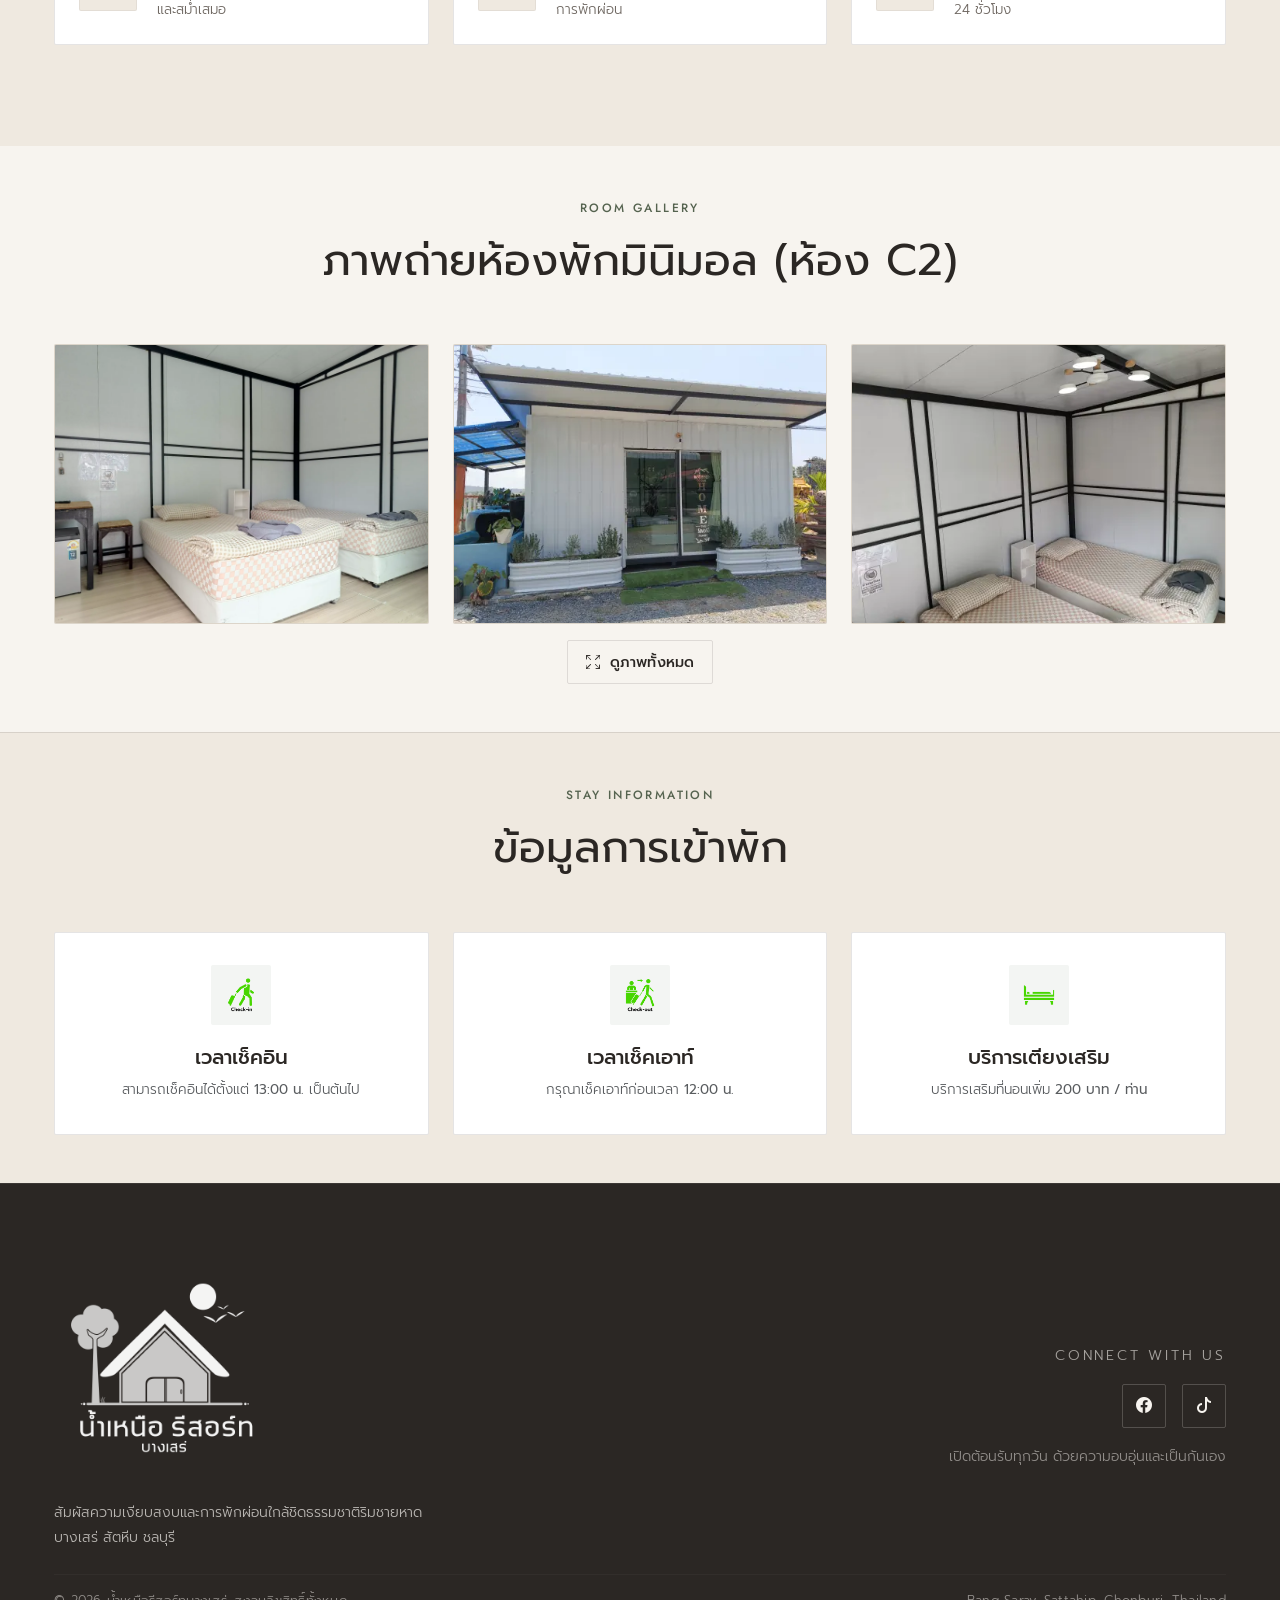
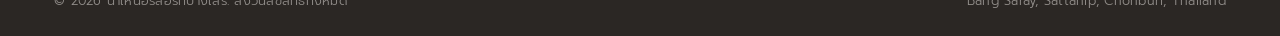
<file: roomdetails_type/room_details_minimals_c2.html>
<!DOCTYPE html>
<html lang="th">

<head>
  <meta charset="UTF-8">
  <meta name="viewport" content="width=device-width, initial-scale=1.0, viewport-fit=cover">
  <script>document.documentElement.classList.add('js')</script>
  <title>รายละเอียดห้องพักมินิมอล (ห้อง C2) | น้ำเหนือรีสอร์ทบางเสร่</title>
  <link rel="icon" type="image/webp" href="/img/iconheadweb.webp">

  <!-- Bootstrap 5.3 & Icons -->
  <link href="https://cdn.jsdelivr.net/npm/bootstrap@5.3.8/dist/css/bootstrap.min.css" rel="stylesheet"
    integrity="sha384-sRIl4kxILFvY47J16cr9ZwB07vP4J8+LH7qKQnuqkuIAvNWLzeN8tE5YBujZqJLB" crossorigin="anonymous">
  <link rel="stylesheet" href="https://cdn.jsdelivr.net/npm/bootstrap-icons@1.13.1/font/bootstrap-icons.min.css">

  <!-- Google Fonts: Cormorant Garamond, Jost, Prompt -->
  <link rel="preconnect" href="https://fonts.googleapis.com">
  <link rel="preconnect" href="https://fonts.gstatic.com" crossorigin>
  <link href="https://fonts.googleapis.com/css2?family=Jost:wght@500&family=Prompt:wght@300;400;500;600&display=swap" rel="stylesheet">


  <!-- Luxury Boutique Stylesheet -->
  <link rel="stylesheet" href="/style.css">
</head>

<body>
  <!-- ======================== NAVBAR ======================== -->
  <nav class="navbar navbar-expand-lg fixed-top custom-navbar solid-nav" id="mainNavbar">
    <div class="container">
      <a class="navbar-brand" href="/index.html">
        น้ำเหนือรีสอร์ทบางเสร่
      </a>

      <button class="navbar-toggler" id="navToggle" type="button" aria-controls="navbarNav" aria-expanded="false" aria-label="เปิดเมนู">
        <span class="burger" aria-hidden="true"><span></span><span></span></span>
      </button>

      <div class="collapse navbar-collapse" id="navbarNav">
        <ul class="navbar-nav ms-auto align-items-lg-center">
          <li class="nav-item">
            <a class="nav-link" href="/index.html">หน้าแรก</a>
          </li>
          <li class="nav-item">
            <a class="nav-link active" href="/index.html#rooms">ห้องพัก</a>
          </li>
          <li class="nav-item">
            <a class="nav-link" href="/index.html#facilities">สิ่งอำนวยความสะดวก</a>
          </li>
          <li class="nav-item">
            <a class="nav-link" href="/index.html#gallery">แกลเลอรี่</a>
          </li>
          <li class="nav-item">
            <a class="nav-link" href="/index.html#Attractions">สถานที่ใกล้เคียง</a>
          </li>
          <li class="nav-item">
            <a class="nav-link" href="/index.html#ContactRoom">ติดต่อเรา</a>
          </li>
          <li class="nav-item ms-lg-2 mt-2 mt-lg-0">
            <a href="#" class="nav-btn-book" data-bs-toggle="modal" data-bs-target="#phoneModal">
              จองห้องพัก
            </a>
          </li>
        </ul>
      </div>
    </div>
  </nav>

  <!-- ======================== ROOM HERO ======================== -->
  <section class="room-hero">
    <div class="container" data-aos="fade-up">
      <span class="eyebrow" style="color: var(--color-sand);">Minimalist Series</span>
      <h1 class="text-white">ห้องพัก<span class="nowrap">มินิมอล</span> <span class="nowrap">(ห้อง C2)</span></h1>
      <p>ดีไซน์เรียบง่าย แยก 2 เตียงเดี่ยว พักผ่อนสบายสำหรับ 2 ท่าน</p>
    </div>
  </section>

  <!-- ======================== ROOM DETAILS CARD ======================== -->
  <section class="details-wrapper pb-5">
    <div class="container">
      <div class="room-card" data-aos="fade-up">
        <div class="row g-5 align-items-center">

          <!-- Left Image Carousel -->
          <div class="col-lg-6" data-aos="fade-right">
            <div id="roomImageCarousel" class="carousel slide overflow-hidden" data-bs-ride="carousel" style="border-radius: var(--radius-xs); border: 1px solid var(--border-color);">
              <div class="carousel-indicators custom-carousel-indicators">
                <button type="button" data-bs-target="#roomImageCarousel" data-bs-slide-to="0" class="active" aria-current="true" aria-label="Slide 1"></button>
                <button type="button" data-bs-target="#roomImageCarousel" data-bs-slide-to="1" aria-label="Slide 2"></button>
                <button type="button" data-bs-target="#roomImageCarousel" data-bs-slide-to="2" aria-label="Slide 3"></button>
              </div>
              <div class="carousel-inner">
                <div class="carousel-item active">
                  <img src="/img/minimal/c7.webp" class="d-block w-100 room-main-img" alt="ห้องมินิมอล C2 ภายในห้อง">
                </div>
                <div class="carousel-item">
                  <img src="/img/minimal/cc16.webp" srcset="/img/minimal/cc16-480.webp 480w, /img/minimal/cc16-960.webp 960w, /img/minimal/cc16.webp 1600w" sizes="(min-width: 992px) 50vw, 100vw" class="d-block w-100 room-main-img" alt="เตียงนอนห้องมินิมอล C2">
                </div>
                <div class="carousel-item">
                  <img src="/img/minimal/c9.webp" srcset="/img/minimal/c9-480.webp 480w, /img/minimal/c9-960.webp 960w, /img/minimal/c9.webp 1600w" sizes="(min-width: 992px) 50vw, 100vw" class="d-block w-100 room-main-img" alt="สิ่งอำนวยความสะดวกห้องมินิมอล C2">
                </div>
              </div>
              <button class="carousel-control-prev" type="button" data-bs-target="#roomImageCarousel" data-bs-slide="prev" style="width: 15%;">
                <div class="carousel-btn-icon">
                  <i class="bi bi-chevron-left fs-5"></i>
                </div>
                <span class="visually-hidden">Previous</span>
              </button>
              <button class="carousel-control-next" type="button" data-bs-target="#roomImageCarousel" data-bs-slide="next" style="width: 15%;">
                <div class="carousel-btn-icon">
                  <i class="bi bi-chevron-right fs-5"></i>
                </div>
                <span class="visually-hidden">Next</span>
              </button>
            </div>
          </div>

          <!-- Right Details -->
          <div class="col-lg-6 ps-lg-4" data-aos="fade-left" data-aos-delay="100">
            <span class="section-eyebrow">Room Features</span>
            <h3 class="section-title mb-2">รายละเอียดห้องพัก</h3>
            <p class="mb-4 text-muted">
              ห้องพักมินิมอลมีจำนวน 2 ห้อง <span style="color: var(--text-primary); font-weight: 500;">บ้านมินิมอล ห้องหมายเลข C1 , C2</span> ดีไซน์แบบ 2 เตียงเดี่ยว เหมาะสำหรับเพื่อนร่วมเดินทางที่ต้องการความเป็นส่วนตัว
            </p>

            <ul class="feature-list">
              <li>
                <svg xmlns="http://www.w3.org/2000/svg" width="18" height="18" viewBox="0 0 24 24" fill="none" stroke="currentColor" stroke-width="2" stroke-linecap="round" stroke-linejoin="round" class="feature-icon" aria-hidden="true"><path d="M2 4v16M2 8h18a2 2 0 0 1 2 2v10M2 17h20M6 8v9"/></svg>
                เตียงคู่ขนาด 3.5 ฟุต + 3.5 ฟุต
              </li>
              <li>
                <i class="bi bi-wind"></i>
                เครื่องปรับอากาศ ทีวี ตู้เย็น และเครื่องทำน้ำอุ่น
              </li>
              <li>
                <i class="bi bi-people"></i>
                จำนวนผู้เข้าพักมาตรฐาน 2 ท่าน
              </li>
              <li>
                <i class="bi bi-person-plus"></i>
                สามารถเสริมที่นอนได้ 1 ท่าน (มีค่าบริการเพิ่ม 200 บาท)
              </li>
              <li>
                <i class="bi bi-wifi"></i>
                ฟรีอินเทอร์เน็ต High-Speed Wi-Fi
              </li>
            </ul>

            <div class="price-box">
              <div>
                <span class="price-label">ราคาเข้าพัก</span>
                <span class="price-amount">600฿ <span style="font-size: 1rem; color: var(--text-muted); font-family: var(--font-sans); font-weight: 400;">/ คืน</span></span>
              </div>
              <a href="#" class="btn-luxury-primary" data-bs-toggle="modal" data-bs-target="#phoneModal">
                <i class="bi bi-telephone-forward"></i> จองห้องพักนี้
              </a>
            </div>
          </div>

        </div>
      </div>
    </div>
  </section>

  <!-- ======================== FACILITIES ======================== -->
  <section id="facilities" style="background-color: var(--bg-surface);">
    <div class="container">
      <div class="section-head" data-aos="fade-up">
        <span class="section-eyebrow">Amenities Included</span>
        <h2>สิ่งอำนวยความสะดวกในรีสอร์ท</h2>
        <p class="text-muted" style="max-width: 520px; margin: 0 auto;">
          ทุกการเข้าพักได้รับการดูแลด้วยสิ่งอำนวยความสะดวกที่ครบครัน
        </p>
      </div>

      <div class="row g-4 justify-content-center amenity-grid" data-amenities>
        <div class="col-lg-4 col-md-6" data-aos="fade-up" data-aos-delay="100">
          <div class="facility-card-premium">
            <div class="facility-icon-wrap"><i class="bi bi-wifi"></i></div>
            <div class="facility-text-wrap">
              <h5>ฟรี Wi-Fi</h5>
              <p>สัญญาณอินเทอร์เน็ตความเร็วสูงครอบคลุมทั่วรีสอร์ท</p>
            </div>
          </div>
        </div>

        <div class="col-lg-4 col-md-6" data-aos="fade-up" data-aos-delay="200">
          <div class="facility-card-premium">
            <div class="facility-icon-wrap"><i class="bi bi-droplet"></i></div>
            <div class="facility-text-wrap">
              <h5>เครื่องทำน้ำอุ่น</h5>
              <p>อาบน้ำอุ่นสบาย ผ่อนคลายหลังจากการเดินทาง</p>
            </div>
          </div>
        </div>

        <div class="col-lg-4 col-md-6" data-aos="fade-up" data-aos-delay="300">
          <div class="facility-card-premium">
            <div class="facility-icon-wrap"><i class="bi bi-egg-fried"></i></div>
            <div class="facility-text-wrap">
              <h5>อาหารตามสั่ง</h5>
              <p>บริการอาหารตามสั่งรสชาติดี สะดวก ส่งตรงถึงห้องพัก</p>
            </div>
          </div>
        </div>

        <div class="col-lg-4 col-md-6" data-aos="fade-up" data-aos-delay="400">
          <div class="facility-card-premium">
            <div class="facility-icon-wrap"><i class="bi bi-p-square"></i></div>
            <div class="facility-text-wrap">
              <h5>ที่จอดรถส่วนตัว</h5>
              <p>พื้นที่จอดรถกว้างขวาง ปลอดภัย สะดวกติดห้องพัก</p>
            </div>
          </div>
        </div>

        <div class="col-lg-4 col-md-6" data-aos="fade-up" data-aos-delay="500">
          <div class="facility-card-premium">
            <div class="facility-icon-wrap"><i class="bi bi-cup-hot"></i></div>
            <div class="facility-text-wrap">
              <h5>ฟรี กาแฟยามเช้า</h5>
              <p>กาแฟร้อนหอมกรุ่นยามเช้า ดื่มด่ำบรรยากาศสวน</p>
            </div>
          </div>
        </div>

        <div class="col-lg-4 col-md-6" data-aos="fade-up" data-aos-delay="600">
          <div class="facility-card-premium">
            <div class="facility-icon-wrap"><i class="bi bi-tree"></i></div>
            <div class="facility-text-wrap">
              <h5>ศาลาพักผ่อนธรรมชาติ</h5>
              <p>ศาลานั่งเล่นขนาดใหญ่ ร่มรื่นใต้ร่มไม้ธรรมชาติ</p>
            </div>
          </div>
        </div>

        <div class="col-lg-4 col-md-6" data-aos="fade-up" data-aos-delay="700">
          <div class="facility-card-premium">
            <div class="facility-icon-wrap"><i class="bi bi-stars"></i></div>
            <div class="facility-text-wrap">
              <h5>ทำความสะอาดรายวัน</h5>
              <p>ดูแลความสะอาดห้องพักอย่างประณีตและสม่ำเสมอ</p>
            </div>
          </div>
        </div>

        <div class="col-lg-4 col-md-6" data-aos="fade-up" data-aos-delay="800">
          <div class="facility-card-premium">
            <div class="facility-icon-wrap"><i class="bi bi-shop"></i></div>
            <div class="facility-text-wrap">
              <h5>ร้านสะดวกซื้อใกล้เคียง</h5>
              <p>ของใช้จำเป็นครบครัน สะดวกสบายตลอดการพักผ่อน</p>
            </div>
          </div>
        </div>

        <div class="col-lg-4 col-md-6" data-aos="fade-up" data-aos-delay="900">
          <div class="facility-card-premium">
            <div class="facility-icon-wrap"><i class="bi bi-shield-check"></i></div>
            <div class="facility-text-wrap">
              <h5>ระบบความปลอดภัย CCTV</h5>
              <p>กล้องวงจรปิดรอบบริเวณ อุ่นใจตลอด 24 ชั่วโมง</p>
            </div>
          </div>
        </div>
      </div>
    </div>
  </section>

  <!-- ======================== ADDITIONAL GALLERY ======================== -->
  <section class="py-5">
    <div class="container">
      <div class="section-head" data-aos="fade-up">
        <span class="section-eyebrow">Room Gallery</span>
        <h2>ภาพถ่ายห้องพัก<span class="nowrap">มินิมอล</span> <span class="nowrap">(ห้อง C2)</span></h2>
      </div>

      <!-- Photo strip: swipe on phones, grid on tablet/desktop; tap opens the lightbox -->
      <div class="row g-4 photo-strip" data-lightbox>
        <div class="col-md-4" data-aos="fade-up" data-aos-delay="50">
          <div class="gallery-item">
            <img src="/img/minimal/c7.webp" alt="ห้องมินิมอล C2 ภาพ 1" loading="lazy">
          </div>
        </div>
        <div class="col-md-4" data-aos="fade-up" data-aos-delay="100">
          <div class="gallery-item">
            <img src="/img/minimal/cc16.webp" srcset="/img/minimal/cc16-480.webp 480w, /img/minimal/cc16-960.webp 960w, /img/minimal/cc16.webp 1600w" sizes="(min-width: 768px) 33vw, 70vw" alt="ห้องมินิมอล C2 ภาพ 2" loading="lazy">
          </div>
        </div>
        <div class="col-md-4" data-aos="fade-up" data-aos-delay="150">
          <div class="gallery-item">
            <img src="/img/minimal/c8.webp" srcset="/img/minimal/c8-480.webp 480w, /img/minimal/c8-960.webp 960w, /img/minimal/c8.webp 1600w" sizes="(min-width: 768px) 33vw, 70vw" alt="ห้องมินิมอล C2 ภาพ 3" loading="lazy">
          </div>
        </div>
      </div>

      <div class="gallery-actions">
        <button type="button" class="btn-outline-dark" data-lightbox-open>
          <i class="bi bi-arrows-fullscreen" aria-hidden="true"></i> ดูภาพทั้งหมด
        </button>
      </div>

    </div>
  </section>

  <!-- ======================== CHECK-IN / CHECK-OUT INFO ======================== -->
  <section class="py-5" style="background-color: var(--bg-surface); border-top: 1px solid var(--border-color);">
    <div class="container">
      <div class="section-head" data-aos="fade-up">
        <span class="section-eyebrow">Stay Information</span>
        <h2>ข้อมูลการเข้าพัก</h2>
      </div>

      <div class="row g-3 g-md-4 justify-content-center stay-info">
        <div class="col-lg-4 col-md-6" data-aos="fade-up" data-aos-delay="100">
          <div class="info-card">
            <div class="info-icon"><img src="/img/icon/check-in.webp" alt="Check In" style="width: 44px; height: 44px; object-fit: contain;"></div>
            <div>
              <h5>เวลาเช็คอิน</h5>
              <p class="text-muted">สามารถเช็คอินได้ตั้งแต่ <strong>13:00 น.</strong> เป็นต้นไป</p>
            </div>
          </div>
        </div>

        <div class="col-lg-4 col-md-6" data-aos="fade-up" data-aos-delay="200">
          <div class="info-card">
            <div class="info-icon"><img src="/img/icon/check-out.webp" alt="Check Out" style="width: 44px; height: 44px; object-fit: contain;"></div>
            <div>
              <h5>เวลาเช็คเอาท์</h5>
              <p class="text-muted">กรุณาเช็คเอาท์ก่อนเวลา <strong>12:00 น.</strong></p>
            </div>
          </div>
        </div>

        <div class="col-lg-4 col-md-6" data-aos="fade-up" data-aos-delay="300">
          <div class="info-card">
            <div class="info-icon"><img src="/img/icon/extra-bed.webp" alt="Extra Bed" style="width: 44px; height: 44px; object-fit: contain;"></div>
            <div>
              <h5>บริการเตียงเสริม</h5>
              <p class="text-muted">บริการเสริมที่นอนเพิ่ม <strong>200 บาท / ท่าน</strong></p>
            </div>
          </div>
        </div>
      </div>
    </div>
  </section>

  <!-- ======================== FOOTER ======================== -->
  <footer data-aos="fade-up">
    <div class="container">
      <div class="row g-4 align-items-center justify-content-between">
        <div class="col-md-5 text-center text-md-start">
          <img src="/img/logo_white.webp" alt="น้ำเหนือรีสอร์ท" class="img-fluid mb-3" style="max-width: 220px; opacity: 0.95;">
          <p class="mb-0 small" style="color: rgba(247, 244, 239, 0.7); max-width: 380px;">
            สัมผัสความเงียบสงบและการพักผ่อนใกล้ชิดธรรมชาติริมชายหาดบางเสร่ สัตหีบ ชลบุรี
          </p>
        </div>

        <div class="col-md-6 text-center text-md-end">
          <span class="d-block mb-3 small text-uppercase" style="letter-spacing: 0.2em; color: rgba(247, 244, 239, 0.6);">Connect With Us</span>
          <div class="d-inline-flex gap-3 mb-3">
            <a href="https://www.facebook.com/profile.php?id=100063506773137" target="_blank" class="footer-social-icon" aria-label="Facebook">
              <i class="bi bi-facebook"></i>
            </a>
            <a href="https://www.tiktok.com/@namnueresort" target="_blank" class="footer-social-icon" aria-label="TikTok">
              <i class="bi bi-tiktok"></i>
            </a>
          </div>
          <p class="mb-0 small" style="color: rgba(247, 244, 239, 0.5);">
            เปิดต้อนรับทุกวัน ด้วยความอบอุ่นและเป็นกันเอง
          </p>
        </div>
      </div>

      <hr>

      <div class="d-flex flex-column flex-sm-row justify-content-between align-items-center gap-2 footer-copy">
        <div>
          © <span id="currentYear">2026</span> น้ำเหนือรีสอร์ทบางเสร่. สงวนลิขสิทธิ์ทั้งหมด
        </div>
        <div>
          Bang Saray, Sattahip, Chonburi, Thailand
        </div>
      </div>
    </div>
  </footer>

  <!-- ======================== PHONE MODAL ======================== -->
  <div class="modal fade" id="phoneModal" tabindex="-1" aria-labelledby="phoneModalLabel" aria-hidden="true">
    <div class="modal-dialog modal-dialog-centered">
      <div class="modal-content call-modal">
        <div class="modal-header border-0 pb-0">
          <h5 class="modal-title" id="phoneModalLabel">
            สำรองห้องพักโดยตรง
          </h5>
          <button type="button" class="btn-close" data-bs-dismiss="modal" aria-label="ปิด"></button>
        </div>
        <div class="modal-body text-center pt-2">
          <p class="text-muted small mb-4">
            เลือกเบอร์โทรศัพท์หรือทักแชททางเพจเพื่อติดต่อเจ้าหน้าที่
          </p>

          <div class="mb-3">
            <span class="call-name">คุณนก</span>
            <a href="tel:0897491101" class="call-btn">
              <i class="bi bi-telephone-outbound"></i> 089-749-1101
            </a>
          </div>

          <div class="mb-3">
            <span class="call-name">คุณต่าย</span>
            <a href="tel:0945296712" class="call-btn">
              <i class="bi bi-telephone-outbound"></i> 094-529-6712
            </a>
          </div>

          <div class="pt-3 border-top">
            <span class="call-channel-name"><span>ช่องทางออนไลน์:</span> Facebook Page</span>
            <a href="https://www.facebook.com/profile.php?id=100063506773137" target="_blank" rel="noopener noreferrer" class="call-btn call-btn-facebook">
              <i class="bi bi-facebook fs-5"></i> ทักแชท Facebook Page
            </a>
          </div>
        </div>
      </div>
    </div>
  </div>

  <!-- Scripts -->
  <script src="https://cdn.jsdelivr.net/npm/bootstrap@5.3.8/dist/js/bootstrap.bundle.min.js"
    integrity="sha384-FKyoEForCGlyvwx9Hj09JcYn3nv7wiPVlz7YYwJrWVcXK/BmnVDxM+D2scQbITxI"
    crossorigin="anonymous"></script>
  <script src="/site.js" defer></script>

</body>

</html>
</file>
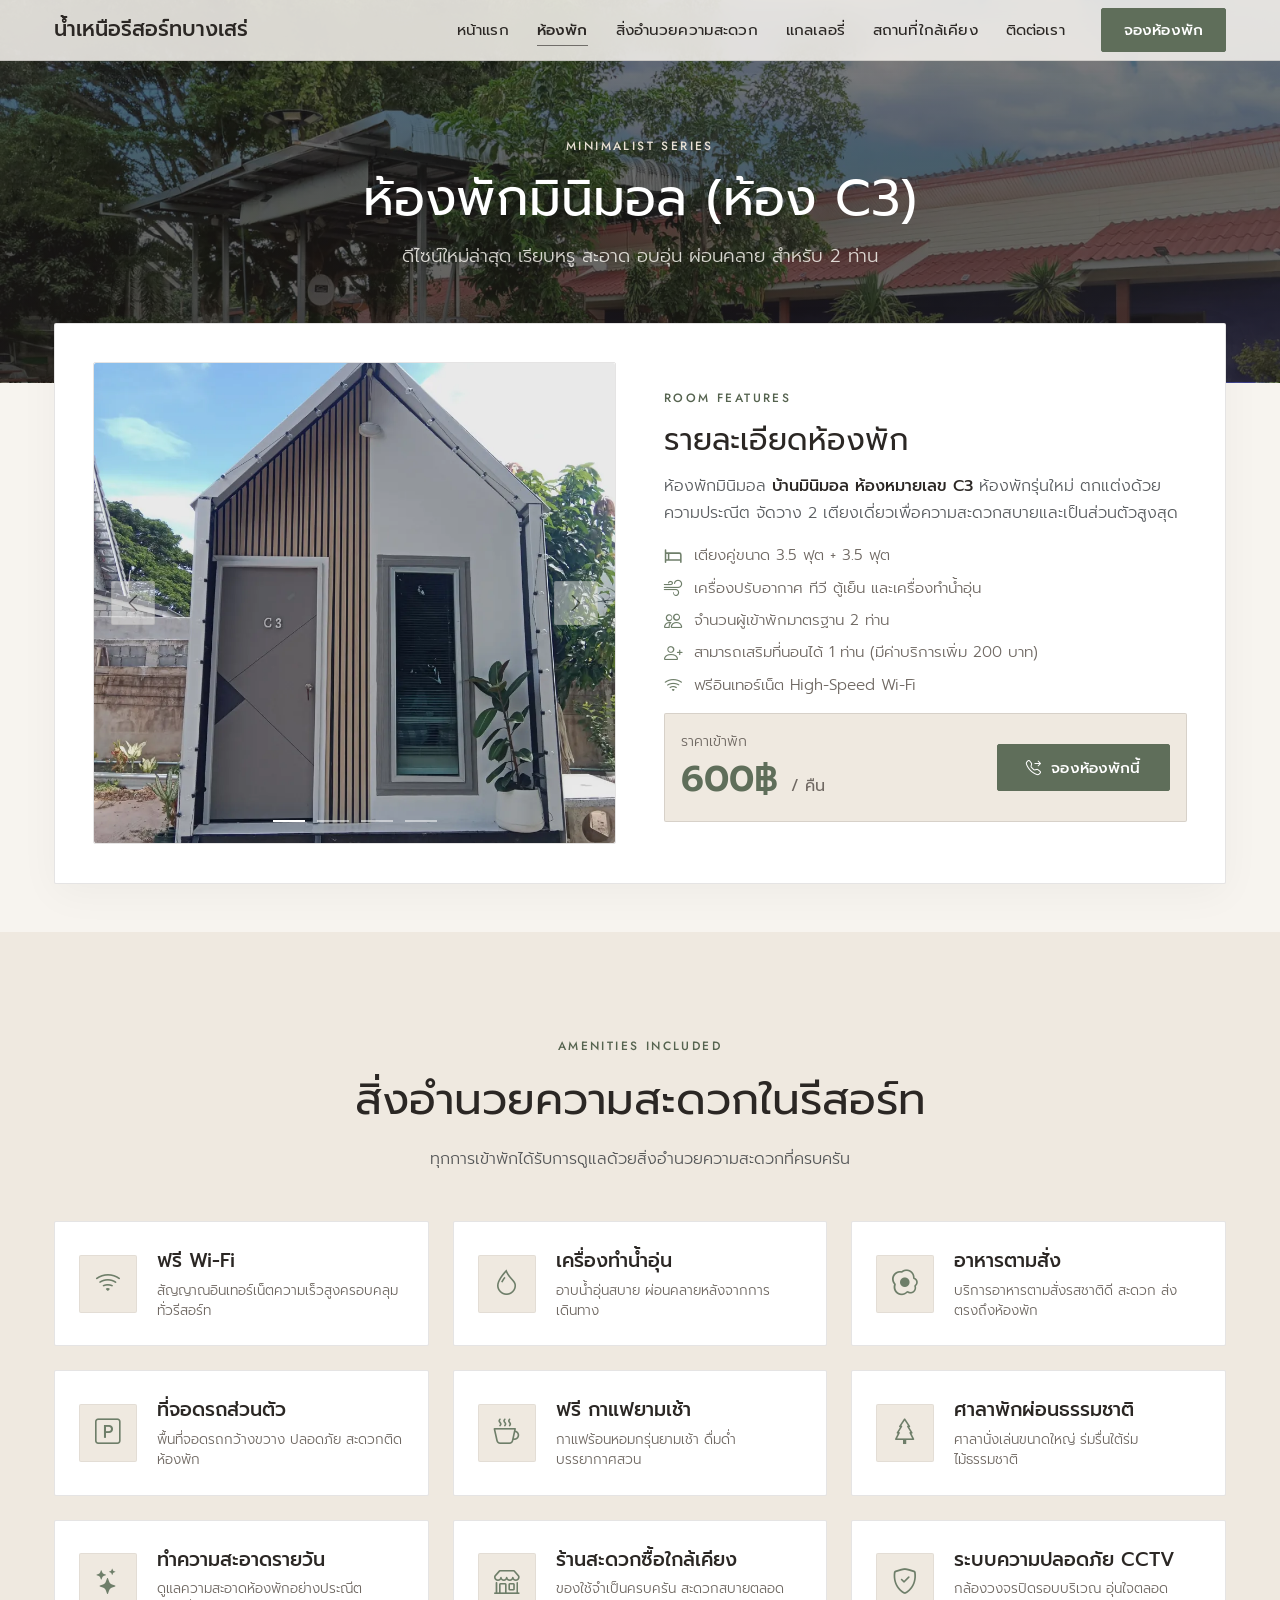
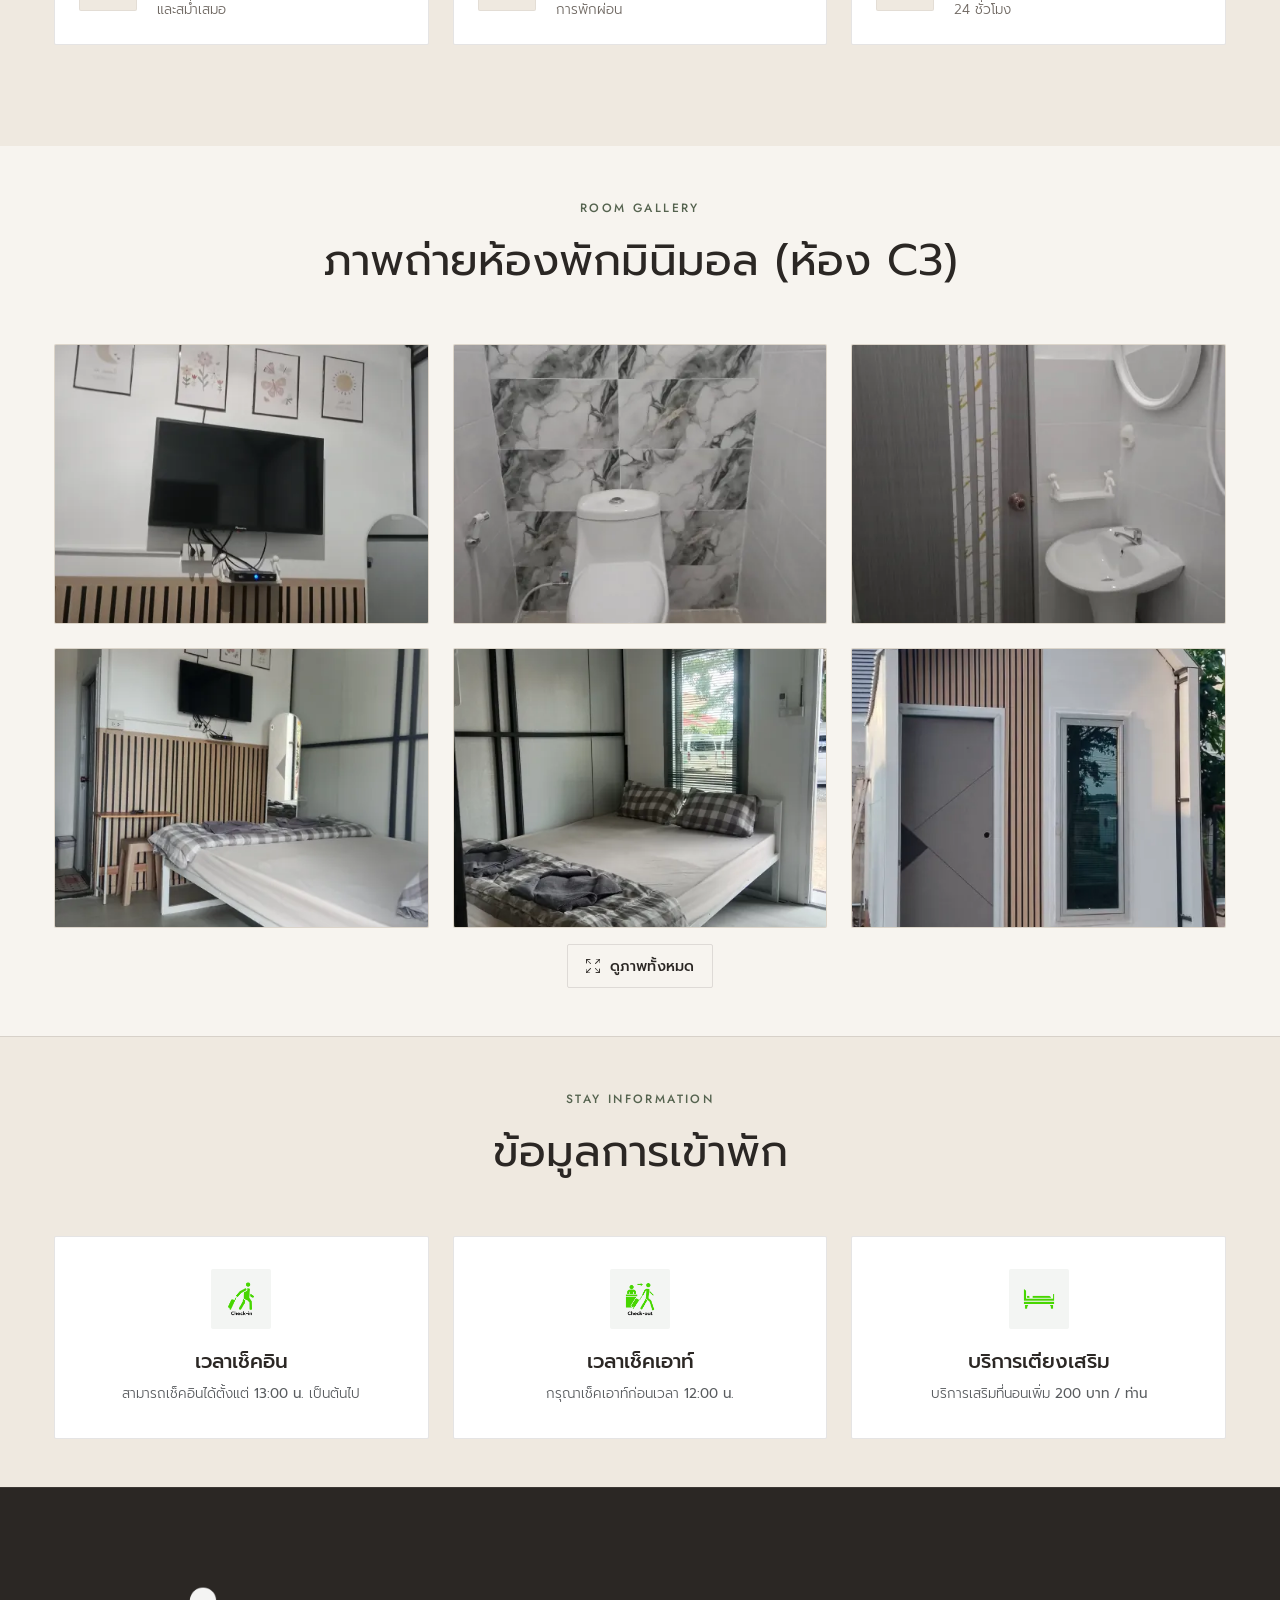
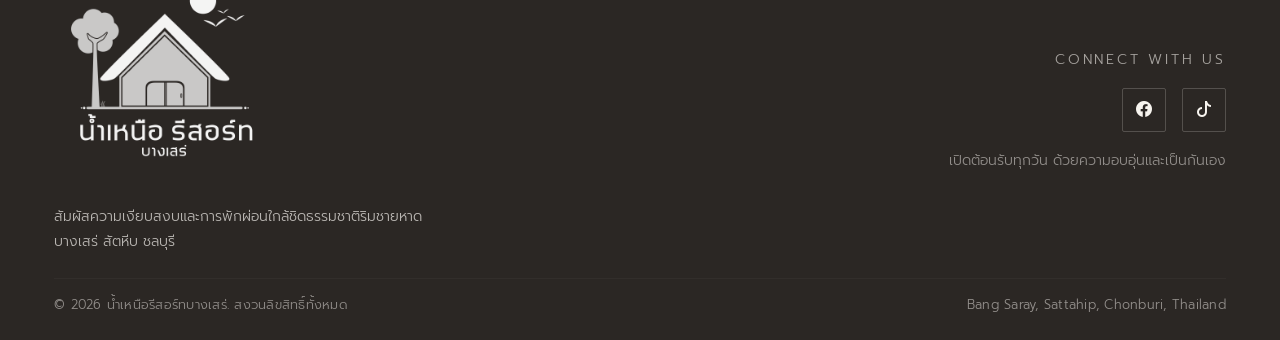
<file: roomdetails_type/room_details_minimals_c3.html>
<!DOCTYPE html>
<html lang="th">

<head>
  <meta charset="UTF-8">
  <meta name="viewport" content="width=device-width, initial-scale=1.0, viewport-fit=cover">
  <script>document.documentElement.classList.add('js')</script>
  <title>รายละเอียดห้องพักมินิมอล (ห้อง C3) | น้ำเหนือรีสอร์ทบางเสร่</title>
  <link rel="icon" type="image/webp" href="/img/iconheadweb.webp">

  <!-- Bootstrap 5.3 & Icons -->
  <link href="https://cdn.jsdelivr.net/npm/bootstrap@5.3.8/dist/css/bootstrap.min.css" rel="stylesheet"
    integrity="sha384-sRIl4kxILFvY47J16cr9ZwB07vP4J8+LH7qKQnuqkuIAvNWLzeN8tE5YBujZqJLB" crossorigin="anonymous">
  <link rel="stylesheet" href="https://cdn.jsdelivr.net/npm/bootstrap-icons@1.13.1/font/bootstrap-icons.min.css">

  <!-- Google Fonts: Cormorant Garamond, Jost, Prompt -->
  <link rel="preconnect" href="https://fonts.googleapis.com">
  <link rel="preconnect" href="https://fonts.gstatic.com" crossorigin>
  <link href="https://fonts.googleapis.com/css2?family=Jost:wght@500&family=Prompt:wght@300;400;500;600&display=swap" rel="stylesheet">


  <!-- Luxury Boutique Stylesheet -->
  <link rel="stylesheet" href="/style.css">
</head>

<body>
  <!-- ======================== NAVBAR ======================== -->
  <nav class="navbar navbar-expand-lg fixed-top custom-navbar solid-nav" id="mainNavbar">
    <div class="container">
      <a class="navbar-brand" href="/index.html">
        น้ำเหนือรีสอร์ทบางเสร่
      </a>

      <button class="navbar-toggler" id="navToggle" type="button" aria-controls="navbarNav" aria-expanded="false" aria-label="เปิดเมนู">
        <span class="burger" aria-hidden="true"><span></span><span></span></span>
      </button>

      <div class="collapse navbar-collapse" id="navbarNav">
        <ul class="navbar-nav ms-auto align-items-lg-center">
          <li class="nav-item">
            <a class="nav-link" href="/index.html">หน้าแรก</a>
          </li>
          <li class="nav-item">
            <a class="nav-link active" href="/index.html#rooms">ห้องพัก</a>
          </li>
          <li class="nav-item">
            <a class="nav-link" href="/index.html#facilities">สิ่งอำนวยความสะดวก</a>
          </li>
          <li class="nav-item">
            <a class="nav-link" href="/index.html#gallery">แกลเลอรี่</a>
          </li>
          <li class="nav-item">
            <a class="nav-link" href="/index.html#Attractions">สถานที่ใกล้เคียง</a>
          </li>
          <li class="nav-item">
            <a class="nav-link" href="/index.html#ContactRoom">ติดต่อเรา</a>
          </li>
          <li class="nav-item ms-lg-2 mt-2 mt-lg-0">
            <a href="#" class="nav-btn-book" data-bs-toggle="modal" data-bs-target="#phoneModal">
              จองห้องพัก
            </a>
          </li>
        </ul>
      </div>
    </div>
  </nav>

  <!-- ======================== ROOM HERO ======================== -->
  <section class="room-hero">
    <div class="container" data-aos="fade-up">
      <span class="eyebrow" style="color: var(--color-sand);">Minimalist Series</span>
      <h1 class="text-white">ห้องพัก<span class="nowrap">มินิมอล</span> <span class="nowrap">(ห้อง C3)</span></h1>
      <p>ดีไซน์ใหม่ล่าสุด เรียบหรู สะอาด อบอุ่น ผ่อนคลาย สำหรับ 2 ท่าน</p>
    </div>
  </section>

  <!-- ======================== ROOM DETAILS CARD ======================== -->
  <section class="details-wrapper pb-5">
    <div class="container">
      <div class="room-card" data-aos="fade-up">
        <div class="row g-5 align-items-center">

          <!-- Left Image Carousel (4 Slides) -->
          <div class="col-lg-6" data-aos="fade-right">
            <div id="roomImageCarousel" class="carousel slide overflow-hidden" data-bs-ride="carousel" style="border-radius: var(--radius-xs); border: 1px solid var(--border-color);">
              <div class="carousel-indicators custom-carousel-indicators">
                <button type="button" data-bs-target="#roomImageCarousel" data-bs-slide-to="0" class="active" aria-current="true" aria-label="Slide 1"></button>
                <button type="button" data-bs-target="#roomImageCarousel" data-bs-slide-to="1" aria-label="Slide 2"></button>
                <button type="button" data-bs-target="#roomImageCarousel" data-bs-slide-to="2" aria-label="Slide 3"></button>
                <button type="button" data-bs-target="#roomImageCarousel" data-bs-slide-to="3" aria-label="Slide 4"></button>
              </div>
              <div class="carousel-inner">
                <div class="carousel-item active">
                  <img src="/img/c3/c3-room2.webp" srcset="/img/c3/c3-room2-480.webp 480w, /img/c3/c3-room2-960.webp 960w, /img/c3/c3-room2.webp 1600w" sizes="(min-width: 992px) 50vw, 100vw" class="d-block w-100 room-main-img" alt="ห้องมินิมอล C3 - บรรยากาศภายในห้องพัก">
                </div>
                <div class="carousel-item">
                  <img src="/img/c3/c3-room3.webp" srcset="/img/c3/c3-room3-480.webp 480w, /img/c3/c3-room3-960.webp 960w, /img/c3/c3-room3.webp 1600w" sizes="(min-width: 992px) 50vw, 100vw" class="d-block w-100 room-main-img" alt="ห้องมินิมอล C3 - เตียงนอน">
                </div>
                <div class="carousel-item">
                  <img src="/img/c3/c3-room5.webp" srcset="/img/c3/c3-room5-480.webp 480w, /img/c3/c3-room5-960.webp 960w, /img/c3/c3-room5.webp 1600w" sizes="(min-width: 992px) 50vw, 100vw" class="d-block w-100 room-main-img" alt="ห้องมินิมอล C3 - มุมห้องพัก">
                </div>
                <div class="carousel-item">
                  <img src="/img/c3/c3-room1.webp" srcset="/img/c3/c3-room1-480.webp 480w, /img/c3/c3-room1-960.webp 960w, /img/c3/c3-room1.webp 1600w" sizes="(min-width: 992px) 50vw, 100vw" class="d-block w-100 room-main-img" alt="ห้องมินิมอล C3 - บริเวณภายในห้องพัก">
                </div>
              </div>
              <button class="carousel-control-prev" type="button" data-bs-target="#roomImageCarousel" data-bs-slide="prev" style="width: 15%;">
                <div class="carousel-btn-icon">
                  <i class="bi bi-chevron-left fs-5"></i>
                </div>
                <span class="visually-hidden">Previous</span>
              </button>
              <button class="carousel-control-next" type="button" data-bs-target="#roomImageCarousel" data-bs-slide="next" style="width: 15%;">
                <div class="carousel-btn-icon">
                  <i class="bi bi-chevron-right fs-5"></i>
                </div>
                <span class="visually-hidden">Next</span>
              </button>
            </div>
          </div>

          <!-- Right Details -->
          <div class="col-lg-6 ps-lg-4" data-aos="fade-left" data-aos-delay="100">
            <span class="section-eyebrow">Room Features</span>
            <h3 class="section-title mb-2">รายละเอียดห้องพัก</h3>
            <p class="mb-4 text-muted">
              ห้องพักมินิมอล <span style="color: var(--text-primary); font-weight: 500;">บ้านมินิมอล ห้องหมายเลข C3</span> ห้องพักรุ่นใหม่ ตกแต่งด้วยความประณีต จัดวาง 2 เตียงเดี่ยวเพื่อความสะดวกสบายและเป็นส่วนตัวสูงสุด
            </p>

            <ul class="feature-list">
              <li>
                <svg xmlns="http://www.w3.org/2000/svg" width="18" height="18" viewBox="0 0 24 24" fill="none" stroke="currentColor" stroke-width="2" stroke-linecap="round" stroke-linejoin="round" class="feature-icon" aria-hidden="true"><path d="M2 4v16M2 8h18a2 2 0 0 1 2 2v10M2 17h20M6 8v9"/></svg>
                เตียงคู่ขนาด 3.5 ฟุต + 3.5 ฟุต
              </li>
              <li>
                <i class="bi bi-wind"></i>
                เครื่องปรับอากาศ ทีวี ตู้เย็น และเครื่องทำน้ำอุ่น
              </li>
              <li>
                <i class="bi bi-people"></i>
                จำนวนผู้เข้าพักมาตรฐาน 2 ท่าน
              </li>
              <li>
                <i class="bi bi-person-plus"></i>
                สามารถเสริมที่นอนได้ 1 ท่าน (มีค่าบริการเพิ่ม 200 บาท)
              </li>
              <li>
                <i class="bi bi-wifi"></i>
                ฟรีอินเทอร์เน็ต High-Speed Wi-Fi
              </li>
            </ul>

            <div class="price-box">
              <div>
                <span class="price-label">ราคาเข้าพัก</span>
                <span class="price-amount">600฿ <span style="font-size: 1rem; color: var(--text-muted); font-family: var(--font-sans); font-weight: 400;">/ คืน</span></span>
              </div>
              <a href="#" class="btn-luxury-primary" data-bs-toggle="modal" data-bs-target="#phoneModal">
                <i class="bi bi-telephone-forward"></i> จองห้องพักนี้
              </a>
            </div>
          </div>

        </div>
      </div>
    </div>
  </section>

  <!-- ======================== FACILITIES ======================== -->
  <section id="facilities" style="background-color: var(--bg-surface);">
    <div class="container">
      <div class="section-head" data-aos="fade-up">
        <span class="section-eyebrow">Amenities Included</span>
        <h2>สิ่งอำนวยความสะดวกในรีสอร์ท</h2>
        <p class="text-muted" style="max-width: 520px; margin: 0 auto;">
          ทุกการเข้าพักได้รับการดูแลด้วยสิ่งอำนวยความสะดวกที่ครบครัน
        </p>
      </div>

      <div class="row g-4 justify-content-center amenity-grid" data-amenities>
        <div class="col-lg-4 col-md-6" data-aos="fade-up" data-aos-delay="100">
          <div class="facility-card-premium">
            <div class="facility-icon-wrap"><i class="bi bi-wifi"></i></div>
            <div class="facility-text-wrap">
              <h5>ฟรี Wi-Fi</h5>
              <p>สัญญาณอินเทอร์เน็ตความเร็วสูงครอบคลุมทั่วรีสอร์ท</p>
            </div>
          </div>
        </div>

        <div class="col-lg-4 col-md-6" data-aos="fade-up" data-aos-delay="200">
          <div class="facility-card-premium">
            <div class="facility-icon-wrap"><i class="bi bi-droplet"></i></div>
            <div class="facility-text-wrap">
              <h5>เครื่องทำน้ำอุ่น</h5>
              <p>อาบน้ำอุ่นสบาย ผ่อนคลายหลังจากการเดินทาง</p>
            </div>
          </div>
        </div>

        <div class="col-lg-4 col-md-6" data-aos="fade-up" data-aos-delay="300">
          <div class="facility-card-premium">
            <div class="facility-icon-wrap"><i class="bi bi-egg-fried"></i></div>
            <div class="facility-text-wrap">
              <h5>อาหารตามสั่ง</h5>
              <p>บริการอาหารตามสั่งรสชาติดี สะดวก ส่งตรงถึงห้องพัก</p>
            </div>
          </div>
        </div>

        <div class="col-lg-4 col-md-6" data-aos="fade-up" data-aos-delay="400">
          <div class="facility-card-premium">
            <div class="facility-icon-wrap"><i class="bi bi-p-square"></i></div>
            <div class="facility-text-wrap">
              <h5>ที่จอดรถส่วนตัว</h5>
              <p>พื้นที่จอดรถกว้างขวาง ปลอดภัย สะดวกติดห้องพัก</p>
            </div>
          </div>
        </div>

        <div class="col-lg-4 col-md-6" data-aos="fade-up" data-aos-delay="500">
          <div class="facility-card-premium">
            <div class="facility-icon-wrap"><i class="bi bi-cup-hot"></i></div>
            <div class="facility-text-wrap">
              <h5>ฟรี กาแฟยามเช้า</h5>
              <p>กาแฟร้อนหอมกรุ่นยามเช้า ดื่มด่ำบรรยากาศสวน</p>
            </div>
          </div>
        </div>

        <div class="col-lg-4 col-md-6" data-aos="fade-up" data-aos-delay="600">
          <div class="facility-card-premium">
            <div class="facility-icon-wrap"><i class="bi bi-tree"></i></div>
            <div class="facility-text-wrap">
              <h5>ศาลาพักผ่อนธรรมชาติ</h5>
              <p>ศาลานั่งเล่นขนาดใหญ่ ร่มรื่นใต้ร่มไม้ธรรมชาติ</p>
            </div>
          </div>
        </div>

        <div class="col-lg-4 col-md-6" data-aos="fade-up" data-aos-delay="700">
          <div class="facility-card-premium">
            <div class="facility-icon-wrap"><i class="bi bi-stars"></i></div>
            <div class="facility-text-wrap">
              <h5>ทำความสะอาดรายวัน</h5>
              <p>ดูแลความสะอาดห้องพักอย่างประณีตและสม่ำเสมอ</p>
            </div>
          </div>
        </div>

        <div class="col-lg-4 col-md-6" data-aos="fade-up" data-aos-delay="800">
          <div class="facility-card-premium">
            <div class="facility-icon-wrap"><i class="bi bi-shop"></i></div>
            <div class="facility-text-wrap">
              <h5>ร้านสะดวกซื้อใกล้เคียง</h5>
              <p>ของใช้จำเป็นครบครัน สะดวกสบายตลอดการพักผ่อน</p>
            </div>
          </div>
        </div>

        <div class="col-lg-4 col-md-6" data-aos="fade-up" data-aos-delay="900">
          <div class="facility-card-premium">
            <div class="facility-icon-wrap"><i class="bi bi-shield-check"></i></div>
            <div class="facility-text-wrap">
              <h5>ระบบความปลอดภัย CCTV</h5>
              <p>กล้องวงจรปิดรอบบริเวณ อุ่นใจตลอด 24 ชั่วโมง</p>
            </div>
          </div>
        </div>
      </div>
    </div>
  </section>

  <!-- ======================== ADDITIONAL GALLERY (6 Items) ======================== -->
  <section class="py-5">
    <div class="container">
      <div class="section-head" data-aos="fade-up">
        <span class="section-eyebrow">Room Gallery</span>
        <h2>ภาพถ่ายห้องพัก<span class="nowrap">มินิมอล</span> <span class="nowrap">(ห้อง C3)</span></h2>
      </div>

      <!-- Photo strip: swipe on phones, grid on tablet/desktop; tap opens the lightbox -->
      <div class="row g-4 photo-strip" data-lightbox>
        <div class="col-md-4" data-aos="fade-up" data-aos-delay="50">
          <div class="gallery-item">
            <img src="/img/c3/c3-room4.webp" srcset="/img/c3/c3-room4-480.webp 480w, /img/c3/c3-room4-960.webp 960w, /img/c3/c3-room4.webp 1600w" sizes="(min-width: 768px) 33vw, 70vw" alt="ห้องมินิมอล C3 - โต๊ะและสิ่งอำนวยความสะดวก" loading="lazy">
          </div>
        </div>
        <div class="col-md-4" data-aos="fade-up" data-aos-delay="100">
          <div class="gallery-item">
            <img src="/img/c3/c3-bathroom1.webp" srcset="/img/c3/c3-bathroom1-480.webp 480w, /img/c3/c3-bathroom1-960.webp 960w, /img/c3/c3-bathroom1.webp 1600w" sizes="(min-width: 768px) 33vw, 70vw" alt="ห้องมินิมอล C3 - ห้องน้ำ" loading="lazy">
          </div>
        </div>
        <div class="col-md-4" data-aos="fade-up" data-aos-delay="150">
          <div class="gallery-item">
            <img src="/img/c3/c3-bathroom2.webp" srcset="/img/c3/c3-bathroom2-480.webp 480w, /img/c3/c3-bathroom2-960.webp 960w, /img/c3/c3-bathroom2.webp 1600w" sizes="(min-width: 768px) 33vw, 70vw" alt="ห้องมินิมอล C3 - ฝักบัวและสุขภัณฑ์" loading="lazy">
          </div>
        </div>
        <div class="col-md-4" data-aos="fade-up" data-aos-delay="200">
          <div class="gallery-item">
            <img src="/img/c3/c3-room3.webp" srcset="/img/c3/c3-room3-480.webp 480w, /img/c3/c3-room3-960.webp 960w, /img/c3/c3-room3.webp 1600w" sizes="(min-width: 768px) 33vw, 70vw" alt="ห้องมินิมอล C3 - เตียงนอน" loading="lazy">
          </div>
        </div>
        <div class="col-md-4" data-aos="fade-up" data-aos-delay="250">
          <div class="gallery-item">
            <img src="/img/c3/c3-room5.webp" srcset="/img/c3/c3-room5-480.webp 480w, /img/c3/c3-room5-960.webp 960w, /img/c3/c3-room5.webp 1600w" sizes="(min-width: 768px) 33vw, 70vw" alt="ห้องมินิมอล C3 - บรรยากาศห้องพัก" loading="lazy">
          </div>
        </div>
        <div class="col-md-4" data-aos="fade-up" data-aos-delay="300">
          <div class="gallery-item">
            <img src="/img/c3/c3-room1.webp" srcset="/img/c3/c3-room1-480.webp 480w, /img/c3/c3-room1-960.webp 960w, /img/c3/c3-room1.webp 1600w" sizes="(min-width: 768px) 33vw, 70vw" alt="ห้องมินิมอล C3 - ภายในห้อง" loading="lazy">
          </div>
        </div>
      </div>

      <div class="gallery-actions">
        <button type="button" class="btn-outline-dark" data-lightbox-open>
          <i class="bi bi-arrows-fullscreen" aria-hidden="true"></i> ดูภาพทั้งหมด
        </button>
      </div>

    </div>
  </section>

  <!-- ======================== CHECK-IN / CHECK-OUT INFO ======================== -->
  <section class="py-5" style="background-color: var(--bg-surface); border-top: 1px solid var(--border-color);">
    <div class="container">
      <div class="section-head" data-aos="fade-up">
        <span class="section-eyebrow">Stay Information</span>
        <h2>ข้อมูลการเข้าพัก</h2>
      </div>

      <div class="row g-3 g-md-4 justify-content-center stay-info">
        <div class="col-lg-4 col-md-6" data-aos="fade-up" data-aos-delay="100">
          <div class="info-card">
            <div class="info-icon"><img src="/img/icon/check-in.webp" alt="Check In" style="width: 44px; height: 44px; object-fit: contain;"></div>
            <div>
              <h5>เวลาเช็คอิน</h5>
              <p class="text-muted">สามารถเช็คอินได้ตั้งแต่ <strong>13:00 น.</strong> เป็นต้นไป</p>
            </div>
          </div>
        </div>

        <div class="col-lg-4 col-md-6" data-aos="fade-up" data-aos-delay="200">
          <div class="info-card">
            <div class="info-icon"><img src="/img/icon/check-out.webp" alt="Check Out" style="width: 44px; height: 44px; object-fit: contain;"></div>
            <div>
              <h5>เวลาเช็คเอาท์</h5>
              <p class="text-muted">กรุณาเช็คเอาท์ก่อนเวลา <strong>12:00 น.</strong></p>
            </div>
          </div>
        </div>

        <div class="col-lg-4 col-md-6" data-aos="fade-up" data-aos-delay="300">
          <div class="info-card">
            <div class="info-icon"><img src="/img/icon/extra-bed.webp" alt="Extra Bed" style="width: 44px; height: 44px; object-fit: contain;"></div>
            <div>
              <h5>บริการเตียงเสริม</h5>
              <p class="text-muted">บริการเสริมที่นอนเพิ่ม <strong>200 บาท / ท่าน</strong></p>
            </div>
          </div>
        </div>
      </div>
    </div>
  </section>

  <!-- ======================== FOOTER ======================== -->
  <footer data-aos="fade-up">
    <div class="container">
      <div class="row g-4 align-items-center justify-content-between">
        <div class="col-md-5 text-center text-md-start">
          <img src="/img/logo_white.webp" alt="น้ำเหนือรีสอร์ท" class="img-fluid mb-3" style="max-width: 220px; opacity: 0.95;">
          <p class="mb-0 small" style="color: rgba(247, 244, 239, 0.7); max-width: 380px;">
            สัมผัสความเงียบสงบและการพักผ่อนใกล้ชิดธรรมชาติริมชายหาดบางเสร่ สัตหีบ ชลบุรี
          </p>
        </div>

        <div class="col-md-6 text-center text-md-end">
          <span class="d-block mb-3 small text-uppercase" style="letter-spacing: 0.2em; color: rgba(247, 244, 239, 0.6);">Connect With Us</span>
          <div class="d-inline-flex gap-3 mb-3">
            <a href="https://www.facebook.com/profile.php?id=100063506773137" target="_blank" class="footer-social-icon" aria-label="Facebook">
              <i class="bi bi-facebook"></i>
            </a>
            <a href="https://www.tiktok.com/@namnueresort" target="_blank" class="footer-social-icon" aria-label="TikTok">
              <i class="bi bi-tiktok"></i>
            </a>
          </div>
          <p class="mb-0 small" style="color: rgba(247, 244, 239, 0.5);">
            เปิดต้อนรับทุกวัน ด้วยความอบอุ่นและเป็นกันเอง
          </p>
        </div>
      </div>

      <hr>

      <div class="d-flex flex-column flex-sm-row justify-content-between align-items-center gap-2 footer-copy">
        <div>
          © <span id="currentYear">2026</span> น้ำเหนือรีสอร์ทบางเสร่. สงวนลิขสิทธิ์ทั้งหมด
        </div>
        <div>
          Bang Saray, Sattahip, Chonburi, Thailand
        </div>
      </div>
    </div>
  </footer>

  <!-- ======================== PHONE MODAL ======================== -->
  <div class="modal fade" id="phoneModal" tabindex="-1" aria-labelledby="phoneModalLabel" aria-hidden="true">
    <div class="modal-dialog modal-dialog-centered">
      <div class="modal-content call-modal">
        <div class="modal-header border-0 pb-0">
          <h5 class="modal-title" id="phoneModalLabel">
            สำรองห้องพักโดยตรง
          </h5>
          <button type="button" class="btn-close" data-bs-dismiss="modal" aria-label="ปิด"></button>
        </div>
        <div class="modal-body text-center pt-2">
          <p class="text-muted small mb-4">
            เลือกเบอร์โทรศัพท์หรือทักแชททางเพจเพื่อติดต่อเจ้าหน้าที่
          </p>

          <div class="mb-3">
            <span class="call-name">คุณนก</span>
            <a href="tel:0897491101" class="call-btn">
              <i class="bi bi-telephone-outbound"></i> 089-749-1101
            </a>
          </div>

          <div class="mb-3">
            <span class="call-name">คุณต่าย</span>
            <a href="tel:0945296712" class="call-btn">
              <i class="bi bi-telephone-outbound"></i> 094-529-6712
            </a>
          </div>

          <div class="pt-3 border-top">
            <span class="call-channel-name"><span>ช่องทางออนไลน์:</span> Facebook Page</span>
            <a href="https://www.facebook.com/profile.php?id=100063506773137" target="_blank" rel="noopener noreferrer" class="call-btn call-btn-facebook">
              <i class="bi bi-facebook fs-5"></i> ทักแชท Facebook Page
            </a>
          </div>
        </div>
      </div>
    </div>
  </div>

  <!-- Scripts -->
  <script src="https://cdn.jsdelivr.net/npm/bootstrap@5.3.8/dist/js/bootstrap.bundle.min.js"
    integrity="sha384-FKyoEForCGlyvwx9Hj09JcYn3nv7wiPVlz7YYwJrWVcXK/BmnVDxM+D2scQbITxI"
    crossorigin="anonymous"></script>
  <script src="/site.js" defer></script>

</body>

</html>
</file>
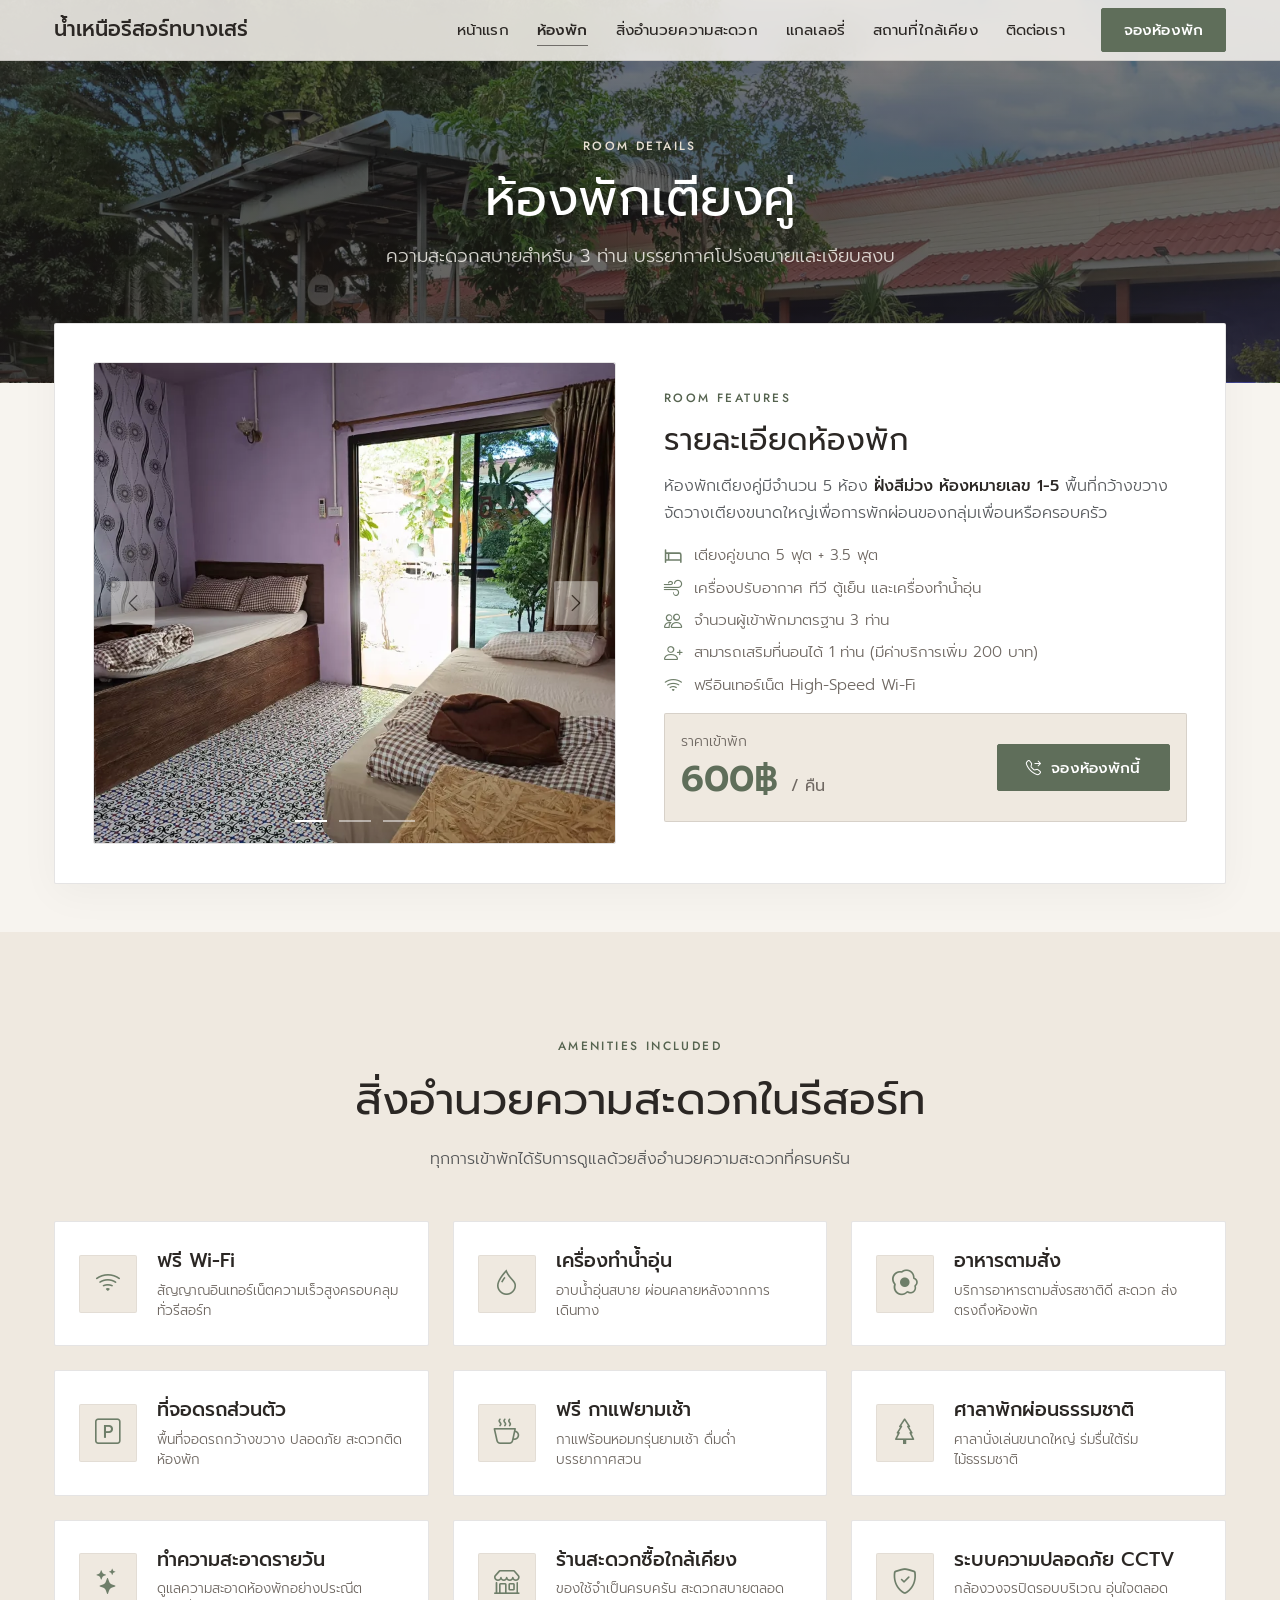
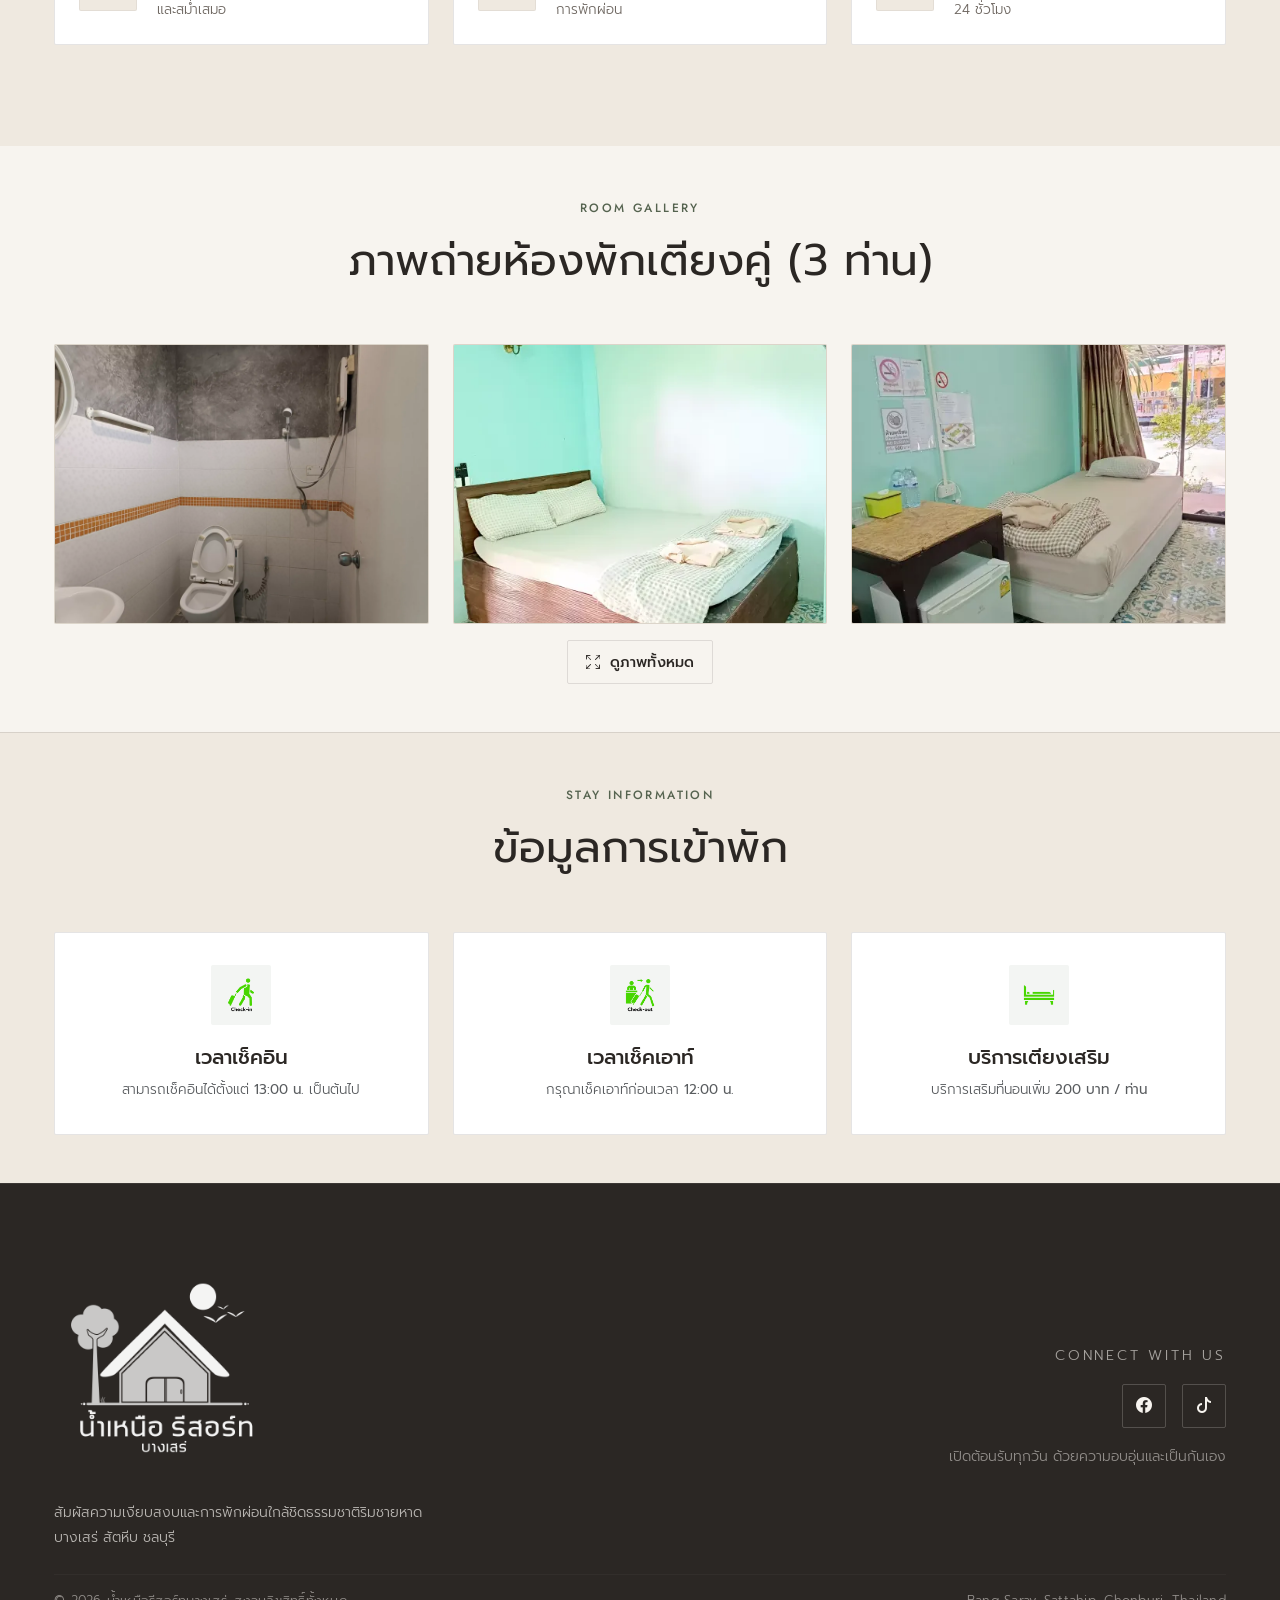
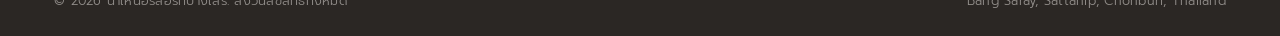
<file: roomdetails_type/room_details_tripple.html>
<!DOCTYPE html>
<html lang="th">

<head>
  <meta charset="UTF-8">
  <meta name="viewport" content="width=device-width, initial-scale=1.0, viewport-fit=cover">
  <script>document.documentElement.classList.add('js')</script>
  <title>รายละเอียดห้องพักเตียงคู่ (3 ท่าน) | น้ำเหนือรีสอร์ทบางเสร่</title>
  <link rel="icon" type="image/webp" href="/img/iconheadweb.webp">

  <!-- Bootstrap 5.3 & Icons -->
  <link href="https://cdn.jsdelivr.net/npm/bootstrap@5.3.8/dist/css/bootstrap.min.css" rel="stylesheet"
    integrity="sha384-sRIl4kxILFvY47J16cr9ZwB07vP4J8+LH7qKQnuqkuIAvNWLzeN8tE5YBujZqJLB" crossorigin="anonymous">
  <link rel="stylesheet" href="https://cdn.jsdelivr.net/npm/bootstrap-icons@1.13.1/font/bootstrap-icons.min.css">

  <!-- Google Fonts: Cormorant Garamond, Jost, Prompt -->
  <link rel="preconnect" href="https://fonts.googleapis.com">
  <link rel="preconnect" href="https://fonts.gstatic.com" crossorigin>
  <link href="https://fonts.googleapis.com/css2?family=Jost:wght@500&family=Prompt:wght@300;400;500;600&display=swap" rel="stylesheet">


  <!-- Luxury Boutique Stylesheet -->
  <link rel="stylesheet" href="/style.css">
</head>

<body>
  <!-- ======================== NAVBAR ======================== -->
  <nav class="navbar navbar-expand-lg fixed-top custom-navbar solid-nav" id="mainNavbar">
    <div class="container">
      <a class="navbar-brand" href="/index.html">
        น้ำเหนือรีสอร์ทบางเสร่
      </a>

      <button class="navbar-toggler" id="navToggle" type="button" aria-controls="navbarNav" aria-expanded="false" aria-label="เปิดเมนู">
        <span class="burger" aria-hidden="true"><span></span><span></span></span>
      </button>

      <div class="collapse navbar-collapse" id="navbarNav">
        <ul class="navbar-nav ms-auto align-items-lg-center">
          <li class="nav-item">
            <a class="nav-link" href="/index.html">หน้าแรก</a>
          </li>
          <li class="nav-item">
            <a class="nav-link active" href="/index.html#rooms">ห้องพัก</a>
          </li>
          <li class="nav-item">
            <a class="nav-link" href="/index.html#facilities">สิ่งอำนวยความสะดวก</a>
          </li>
          <li class="nav-item">
            <a class="nav-link" href="/index.html#gallery">แกลเลอรี่</a>
          </li>
          <li class="nav-item">
            <a class="nav-link" href="/index.html#Attractions">สถานที่ใกล้เคียง</a>
          </li>
          <li class="nav-item">
            <a class="nav-link" href="/index.html#ContactRoom">ติดต่อเรา</a>
          </li>
          <li class="nav-item ms-lg-2 mt-2 mt-lg-0">
            <a href="#" class="nav-btn-book" data-bs-toggle="modal" data-bs-target="#phoneModal">
              จองห้องพัก
            </a>
          </li>
        </ul>
      </div>
    </div>
  </nav>

  <!-- ======================== ROOM HERO ======================== -->
  <section class="room-hero">
    <div class="container" data-aos="fade-up">
      <span class="eyebrow" style="color: var(--color-sand);">Room Details</span>
      <h1 class="text-white">ห้องพักเตียงคู่</h1>
      <p>ความสะดวกสบายสำหรับ 3 ท่าน บรรยากาศโปร่งสบายและเงียบสงบ</p>
    </div>
  </section>

  <!-- ======================== ROOM DETAILS CARD ======================== -->
  <section class="details-wrapper pb-5">
    <div class="container">
      <div class="room-card" data-aos="fade-up">
        <div class="row g-5 align-items-center">

          <!-- Left Image Carousel -->
          <div class="col-lg-6" data-aos="fade-right">
            <div id="roomImageCarousel" class="carousel slide overflow-hidden" data-bs-ride="carousel" style="border-radius: var(--radius-xs); border: 1px solid var(--border-color);">
              <div class="carousel-indicators custom-carousel-indicators">
                <button type="button" data-bs-target="#roomImageCarousel" data-bs-slide-to="0" class="active" aria-current="true" aria-label="Slide 1"></button>
                <button type="button" data-bs-target="#roomImageCarousel" data-bs-slide-to="1" aria-label="Slide 2"></button>
                <button type="button" data-bs-target="#roomImageCarousel" data-bs-slide-to="2" aria-label="Slide 3"></button>
              </div>
              <div class="carousel-inner">
                <div class="carousel-item active">
                  <img src="/img/twin-bed/aa1.webp" srcset="/img/twin-bed/aa1-480.webp 480w, /img/twin-bed/aa1-960.webp 960w, /img/twin-bed/aa1.webp 1600w" sizes="(min-width: 992px) 50vw, 100vw" class="d-block w-100 room-main-img" alt="ห้องพักเตียงคู่ 3 ท่าน">
                </div>
                <div class="carousel-item">
                  <img src="/img/twin-bed/aaa12.webp" srcset="/img/twin-bed/aaa12-480.webp 480w, /img/twin-bed/aaa12-960.webp 960w, /img/twin-bed/aaa12.webp 1600w" sizes="(min-width: 992px) 50vw, 100vw" class="d-block w-100 room-main-img" alt="เตียงนอนและพื้นที่ในห้อง">
                </div>
                <div class="carousel-item">
                  <img src="/img/resort-view/v6.webp" srcset="/img/resort-view/v6-480.webp 480w, /img/resort-view/v6-960.webp 960w, /img/resort-view/v6.webp 1600w" sizes="(min-width: 992px) 50vw, 100vw" class="d-block w-100 room-main-img" alt="ทัศนียภาพสวนรีสอร์ท">
                </div>
              </div>
              <button class="carousel-control-prev" type="button" data-bs-target="#roomImageCarousel" data-bs-slide="prev" style="width: 15%;">
                <div class="carousel-btn-icon">
                  <i class="bi bi-chevron-left fs-5"></i>
                </div>
                <span class="visually-hidden">Previous</span>
              </button>
              <button class="carousel-control-next" type="button" data-bs-target="#roomImageCarousel" data-bs-slide="next" style="width: 15%;">
                <div class="carousel-btn-icon">
                  <i class="bi bi-chevron-right fs-5"></i>
                </div>
                <span class="visually-hidden">Next</span>
              </button>
            </div>
          </div>

          <!-- Right Details -->
          <div class="col-lg-6 ps-lg-4" data-aos="fade-left" data-aos-delay="100">
            <span class="section-eyebrow">Room Features</span>
            <h3 class="section-title mb-2">รายละเอียดห้องพัก</h3>
            <p class="mb-4 text-muted">
              ห้องพักเตียงคู่มีจำนวน 5 ห้อง <span style="color: var(--text-primary); font-weight: 500;">ฝั่งสีม่วง ห้องหมายเลข 1-5</span> พื้นที่กว้างขวาง จัดวางเตียงขนาดใหญ่เพื่อการพักผ่อนของกลุ่มเพื่อนหรือครอบครัว
            </p>

            <ul class="feature-list">
              <li>
                <svg xmlns="http://www.w3.org/2000/svg" width="18" height="18" viewBox="0 0 24 24" fill="none" stroke="currentColor" stroke-width="2" stroke-linecap="round" stroke-linejoin="round" class="feature-icon" aria-hidden="true"><path d="M2 4v16M2 8h18a2 2 0 0 1 2 2v10M2 17h20M6 8v9"/></svg>
                เตียงคู่ขนาด 5 ฟุต + 3.5 ฟุต
              </li>
              <li>
                <i class="bi bi-wind"></i>
                เครื่องปรับอากาศ ทีวี ตู้เย็น และเครื่องทำน้ำอุ่น
              </li>
              <li>
                <i class="bi bi-people"></i>
                จำนวนผู้เข้าพักมาตรฐาน 3 ท่าน
              </li>
              <li>
                <i class="bi bi-person-plus"></i>
                สามารถเสริมที่นอนได้ 1 ท่าน (มีค่าบริการเพิ่ม 200 บาท)
              </li>
              <li>
                <i class="bi bi-wifi"></i>
                ฟรีอินเทอร์เน็ต High-Speed Wi-Fi
              </li>
            </ul>

            <div class="price-box">
              <div>
                <span class="price-label">ราคาเข้าพัก</span>
                <span class="price-amount">600฿ <span style="font-size: 1rem; color: var(--text-muted); font-family: var(--font-sans); font-weight: 400;">/ คืน</span></span>
              </div>
              <a href="#" class="btn-luxury-primary" data-bs-toggle="modal" data-bs-target="#phoneModal">
                <i class="bi bi-telephone-forward"></i> จองห้องพักนี้
              </a>
            </div>
          </div>

        </div>
      </div>
    </div>
  </section>

  <!-- ======================== FACILITIES ======================== -->
  <section id="facilities" style="background-color: var(--bg-surface);">
    <div class="container">
      <div class="section-head" data-aos="fade-up">
        <span class="section-eyebrow">Amenities Included</span>
        <h2>สิ่งอำนวยความสะดวกในรีสอร์ท</h2>
        <p class="text-muted" style="max-width: 520px; margin: 0 auto;">
          ทุกการเข้าพักได้รับการดูแลด้วยสิ่งอำนวยความสะดวกที่ครบครัน
        </p>
      </div>

      <div class="row g-4 justify-content-center amenity-grid" data-amenities>
        <div class="col-lg-4 col-md-6" data-aos="fade-up" data-aos-delay="100">
          <div class="facility-card-premium">
            <div class="facility-icon-wrap"><i class="bi bi-wifi"></i></div>
            <div class="facility-text-wrap">
              <h5>ฟรี Wi-Fi</h5>
              <p>สัญญาณอินเทอร์เน็ตความเร็วสูงครอบคลุมทั่วรีสอร์ท</p>
            </div>
          </div>
        </div>

        <div class="col-lg-4 col-md-6" data-aos="fade-up" data-aos-delay="200">
          <div class="facility-card-premium">
            <div class="facility-icon-wrap"><i class="bi bi-droplet"></i></div>
            <div class="facility-text-wrap">
              <h5>เครื่องทำน้ำอุ่น</h5>
              <p>อาบน้ำอุ่นสบาย ผ่อนคลายหลังจากการเดินทาง</p>
            </div>
          </div>
        </div>

        <div class="col-lg-4 col-md-6" data-aos="fade-up" data-aos-delay="300">
          <div class="facility-card-premium">
            <div class="facility-icon-wrap"><i class="bi bi-egg-fried"></i></div>
            <div class="facility-text-wrap">
              <h5>อาหารตามสั่ง</h5>
              <p>บริการอาหารตามสั่งรสชาติดี สะดวก ส่งตรงถึงห้องพัก</p>
            </div>
          </div>
        </div>

        <div class="col-lg-4 col-md-6" data-aos="fade-up" data-aos-delay="400">
          <div class="facility-card-premium">
            <div class="facility-icon-wrap"><i class="bi bi-p-square"></i></div>
            <div class="facility-text-wrap">
              <h5>ที่จอดรถส่วนตัว</h5>
              <p>พื้นที่จอดรถกว้างขวาง ปลอดภัย สะดวกติดห้องพัก</p>
            </div>
          </div>
        </div>

        <div class="col-lg-4 col-md-6" data-aos="fade-up" data-aos-delay="500">
          <div class="facility-card-premium">
            <div class="facility-icon-wrap"><i class="bi bi-cup-hot"></i></div>
            <div class="facility-text-wrap">
              <h5>ฟรี กาแฟยามเช้า</h5>
              <p>กาแฟร้อนหอมกรุ่นยามเช้า ดื่มด่ำบรรยากาศสวน</p>
            </div>
          </div>
        </div>

        <div class="col-lg-4 col-md-6" data-aos="fade-up" data-aos-delay="600">
          <div class="facility-card-premium">
            <div class="facility-icon-wrap"><i class="bi bi-tree"></i></div>
            <div class="facility-text-wrap">
              <h5>ศาลาพักผ่อนธรรมชาติ</h5>
              <p>ศาลานั่งเล่นขนาดใหญ่ ร่มรื่นใต้ร่มไม้ธรรมชาติ</p>
            </div>
          </div>
        </div>

        <div class="col-lg-4 col-md-6" data-aos="fade-up" data-aos-delay="700">
          <div class="facility-card-premium">
            <div class="facility-icon-wrap"><i class="bi bi-stars"></i></div>
            <div class="facility-text-wrap">
              <h5>ทำความสะอาดรายวัน</h5>
              <p>ดูแลความสะอาดห้องพักอย่างประณีตและสม่ำเสมอ</p>
            </div>
          </div>
        </div>

        <div class="col-lg-4 col-md-6" data-aos="fade-up" data-aos-delay="800">
          <div class="facility-card-premium">
            <div class="facility-icon-wrap"><i class="bi bi-shop"></i></div>
            <div class="facility-text-wrap">
              <h5>ร้านสะดวกซื้อใกล้เคียง</h5>
              <p>ของใช้จำเป็นครบครัน สะดวกสบายตลอดการพักผ่อน</p>
            </div>
          </div>
        </div>

        <div class="col-lg-4 col-md-6" data-aos="fade-up" data-aos-delay="900">
          <div class="facility-card-premium">
            <div class="facility-icon-wrap"><i class="bi bi-shield-check"></i></div>
            <div class="facility-text-wrap">
              <h5>ระบบความปลอดภัย CCTV</h5>
              <p>กล้องวงจรปิดรอบบริเวณ อุ่นใจตลอด 24 ชั่วโมง</p>
            </div>
          </div>
        </div>
      </div>
    </div>
  </section>

  <!-- ======================== ADDITIONAL GALLERY ======================== -->
  <section class="py-5">
    <div class="container">
      <div class="section-head" data-aos="fade-up">
        <span class="section-eyebrow">Room Gallery</span>
        <h2>ภาพถ่ายห้องพักเตียงคู่ <span class="nowrap">(3 ท่าน)</span></h2>
      </div>

      <!-- Photo strip: swipe on phones, grid on tablet/desktop; tap opens the lightbox -->
      <div class="row g-4 photo-strip" data-lightbox>
        <div class="col-md-4" data-aos="fade-up" data-aos-delay="50">
          <div class="gallery-item">
            <img src="/img/twin-bed/aa8.webp" alt="ห้องพักเตียงคู่ ภาพ 1" loading="lazy">
          </div>
        </div>
        <div class="col-md-4" data-aos="fade-up" data-aos-delay="100">
          <div class="gallery-item">
            <img src="/img/twin-bed/aaa9.webp" srcset="/img/twin-bed/aaa9-480.webp 480w, /img/twin-bed/aaa9-960.webp 960w, /img/twin-bed/aaa9.webp 1600w" sizes="(min-width: 768px) 33vw, 70vw" alt="ห้องพักเตียงคู่ ภาพ 2" loading="lazy">
          </div>
        </div>
        <div class="col-md-4" data-aos="fade-up" data-aos-delay="150">
          <div class="gallery-item">
            <img src="/img/twin-bed/aaa10.webp" srcset="/img/twin-bed/aaa10-480.webp 480w, /img/twin-bed/aaa10-960.webp 960w, /img/twin-bed/aaa10.webp 1600w" sizes="(min-width: 768px) 33vw, 70vw" alt="ห้องพักเตียงคู่ ภาพ 3" loading="lazy">
          </div>
        </div>
      </div>

      <div class="gallery-actions">
        <button type="button" class="btn-outline-dark" data-lightbox-open>
          <i class="bi bi-arrows-fullscreen" aria-hidden="true"></i> ดูภาพทั้งหมด
        </button>
      </div>

    </div>
  </section>

  <!-- ======================== CHECK-IN / CHECK-OUT INFO ======================== -->
  <section class="py-5" style="background-color: var(--bg-surface); border-top: 1px solid var(--border-color);">
    <div class="container">
      <div class="section-head" data-aos="fade-up">
        <span class="section-eyebrow">Stay Information</span>
        <h2>ข้อมูลการเข้าพัก</h2>
      </div>

      <div class="row g-3 g-md-4 justify-content-center stay-info">
        <div class="col-lg-4 col-md-6" data-aos="fade-up" data-aos-delay="100">
          <div class="info-card">
            <div class="info-icon"><img src="/img/icon/check-in.webp" alt="Check In" style="width: 44px; height: 44px; object-fit: contain;"></div>
            <div>
              <h5>เวลาเช็คอิน</h5>
              <p class="text-muted">สามารถเช็คอินได้ตั้งแต่ <strong>13:00 น.</strong> เป็นต้นไป</p>
            </div>
          </div>
        </div>

        <div class="col-lg-4 col-md-6" data-aos="fade-up" data-aos-delay="200">
          <div class="info-card">
            <div class="info-icon"><img src="/img/icon/check-out.webp" alt="Check Out" style="width: 44px; height: 44px; object-fit: contain;"></div>
            <div>
              <h5>เวลาเช็คเอาท์</h5>
              <p class="text-muted">กรุณาเช็คเอาท์ก่อนเวลา <strong>12:00 น.</strong></p>
            </div>
          </div>
        </div>

        <div class="col-lg-4 col-md-6" data-aos="fade-up" data-aos-delay="300">
          <div class="info-card">
            <div class="info-icon"><img src="/img/icon/extra-bed.webp" alt="Extra Bed" style="width: 44px; height: 44px; object-fit: contain;"></div>
            <div>
              <h5>บริการเตียงเสริม</h5>
              <p class="text-muted">บริการเสริมที่นอนเพิ่ม <strong>200 บาท / ท่าน</strong></p>
            </div>
          </div>
        </div>
      </div>
    </div>
  </section>

  <!-- ======================== FOOTER ======================== -->
  <footer data-aos="fade-up">
    <div class="container">
      <div class="row g-4 align-items-center justify-content-between">
        <div class="col-md-5 text-center text-md-start">
          <img src="/img/logo_white.webp" alt="น้ำเหนือรีสอร์ท" class="img-fluid mb-3" style="max-width: 220px; opacity: 0.95;">
          <p class="mb-0 small" style="color: rgba(247, 244, 239, 0.7); max-width: 380px;">
            สัมผัสความเงียบสงบและการพักผ่อนใกล้ชิดธรรมชาติริมชายหาดบางเสร่ สัตหีบ ชลบุรี
          </p>
        </div>

        <div class="col-md-6 text-center text-md-end">
          <span class="d-block mb-3 small text-uppercase" style="letter-spacing: 0.2em; color: rgba(247, 244, 239, 0.6);">Connect With Us</span>
          <div class="d-inline-flex gap-3 mb-3">
            <a href="https://www.facebook.com/profile.php?id=100063506773137" target="_blank" class="footer-social-icon" aria-label="Facebook">
              <i class="bi bi-facebook"></i>
            </a>
            <a href="https://www.tiktok.com/@namnueresort" target="_blank" class="footer-social-icon" aria-label="TikTok">
              <i class="bi bi-tiktok"></i>
            </a>
          </div>
          <p class="mb-0 small" style="color: rgba(247, 244, 239, 0.5);">
            เปิดต้อนรับทุกวัน ด้วยความอบอุ่นและเป็นกันเอง
          </p>
        </div>
      </div>

      <hr>

      <div class="d-flex flex-column flex-sm-row justify-content-between align-items-center gap-2 footer-copy">
        <div>
          © <span id="currentYear">2026</span> น้ำเหนือรีสอร์ทบางเสร่. สงวนลิขสิทธิ์ทั้งหมด
        </div>
        <div>
          Bang Saray, Sattahip, Chonburi, Thailand
        </div>
      </div>
    </div>
  </footer>

  <!-- ======================== PHONE MODAL ======================== -->
  <div class="modal fade" id="phoneModal" tabindex="-1" aria-labelledby="phoneModalLabel" aria-hidden="true">
    <div class="modal-dialog modal-dialog-centered">
      <div class="modal-content call-modal">
        <div class="modal-header border-0 pb-0">
          <h5 class="modal-title" id="phoneModalLabel">
            สำรองห้องพักโดยตรง
          </h5>
          <button type="button" class="btn-close" data-bs-dismiss="modal" aria-label="ปิด"></button>
        </div>
        <div class="modal-body text-center pt-2">
          <p class="text-muted small mb-4">
            เลือกเบอร์โทรศัพท์หรือทักแชททางเพจเพื่อติดต่อเจ้าหน้าที่
          </p>

          <div class="mb-3">
            <span class="call-name">คุณนก</span>
            <a href="tel:0897491101" class="call-btn">
              <i class="bi bi-telephone-outbound"></i> 089-749-1101
            </a>
          </div>

          <div class="mb-3">
            <span class="call-name">คุณต่าย</span>
            <a href="tel:0945296712" class="call-btn">
              <i class="bi bi-telephone-outbound"></i> 094-529-6712
            </a>
          </div>

          <div class="pt-3 border-top">
            <span class="call-channel-name"><span>ช่องทางออนไลน์:</span> Facebook Page</span>
            <a href="https://www.facebook.com/profile.php?id=100063506773137" target="_blank" rel="noopener noreferrer" class="call-btn call-btn-facebook">
              <i class="bi bi-facebook fs-5"></i> ทักแชท Facebook Page
            </a>
          </div>
        </div>
      </div>
    </div>
  </div>

  <!-- Scripts -->
  <script src="https://cdn.jsdelivr.net/npm/bootstrap@5.3.8/dist/js/bootstrap.bundle.min.js"
    integrity="sha384-FKyoEForCGlyvwx9Hj09JcYn3nv7wiPVlz7YYwJrWVcXK/BmnVDxM+D2scQbITxI"
    crossorigin="anonymous"></script>
  <script src="/site.js" defer></script>

</body>

</html>
</file>
<file: style.css>
/* ==========================================================================
   NAM NUE RESORT BANG SARAY - LUXURY BOUTIQUE STYLESHEET
   Concept: "Quiet luxury by nature" — Aman & Six Senses inspired minimalism
   ========================================================================== */

/* Fonts are loaded once via <link> in each page's <head> (display=swap). */

/* --------------------------------------------------------------------------
   DESIGN TOKENS
   Breakpoints (mobile-first, used everywhere): 576 / 768 / 992 / 1200
   -------------------------------------------------------------------------- */
:root {
  /* Hero Tagline Timing (Single Source of Truth) — CLAUDE.md: 4000ms loop */
  --swap-interval: 4000ms;
  --word-transition: 700ms;
  --underline-draw: 700ms;
  --breathe-duration: 4000ms;

  /* Spacing (8px system) */
  --space-1: 8px;
  --space-2: 16px;
  --space-3: 24px;
  --space-4: 32px;
  --space-5: 40px;
  --space-6: 48px;
  --section-y: clamp(48px, 6vw + 24px, 104px);
  --gutter: clamp(16px, 4vw, 24px);
  --head-gap: clamp(24px, 4vw, 48px);       /* section header -> content */

  /* Fluid type */
  --fs-body: 1rem;                           /* 16px minimum body */
  --fs-small: 0.875rem;                      /* meta / chips */
  --fs-label: 0.75rem;                       /* Latin eyebrows only */
  --fs-h2: clamp(1.6rem, 1.2rem + 2vw, 2.75rem);
  --fs-h3: clamp(1.3rem, 1.1rem + 1vw, 2rem);
  --lh-thai: 1.7;
  --lh-thai-heading: 1.6;

  /* Interaction */
  --tap: 44px;
  --nav-h: 60px;
  --actionbar-h: 68px;
  --ease-out: cubic-bezier(0.25, 1, 0.5, 1);
  --press: 120ms;

  /* CTA accent: the brand sage green, one step deeper than --color-sage-dark
     so white text passes WCAG AA (5.4:1 on white) */
  --accent: #5F6E5A;
  --accent-hover: #4E5B4A;

  /* Surface & Background */
  --bg-primary: #F7F4EF;               /* Warm off-white */
  --bg-surface: #EFE9E0;               /* Surface / alternate section */
  --bg-card: #FFFFFF;                  /* Crisp card surface */
  --bg-dark: #2B2724;                  /* Deep warm espresso */
  --color-sand: #E8E0D4;               /* Sand accent & subtle fills */
  --color-sage: #8A9A85;               /* Sage green accent */
  --color-sage-light: rgba(138, 154, 133, 0.15);
  --color-sage-dark: #6E7E69;          /* Deep sage for hover / icons */
  --color-sage-text: #55634F;          /* Sage for small text (AA on surface) */

  /* Text Colors */
  --text-primary: #2B2724;             /* Dark warm brown */
  --text-muted: #6F6862;               /* Subdued editorial */
  --text-light: #F7F4EF;               /* Off-white */
  --text-dim: #9C948C;

  /* Borders & Dividers */
  --border-color: rgba(43, 39, 36, 0.12); /* Subtle hairline border */
  --border-subtle: rgba(43, 39, 36, 0.06);
  --border-dark: rgba(247, 244, 239, 0.15);

  /* Geometry & Elevation (Strict 2px-4px radius: almost sharp) */
  --radius-xs: 2px;
  --radius-sm: 3px;
  --radius-md: 4px;
  --radius-lg: 4px;

  /* Shadows (Extremely subtle) */
  --shadow-subtle: 0 10px 40px rgba(0, 0, 0, 0.04);
  --shadow-hover: 0 20px 50px rgba(43, 39, 36, 0.08);

  /* Typography: Prompt carries all Thai (and mixed) text; Cormorant/Jost are
     Latin-only accents so one line never mixes two typefaces. */
  --font-serif: 'Cormorant Garamond', 'Prompt', Georgia, serif;
  --font-latin: 'Jost', 'Prompt', -apple-system, BlinkMacSystemFont, 'Segoe UI', Roboto, sans-serif;
  --font-sans: var(--font-thai);
  --font-thai: 'Prompt', -apple-system, BlinkMacSystemFont, 'Segoe UI', Roboto, sans-serif;
  --font-hand: 'Mali', 'Itim', 'Sriracha', cursive, sans-serif;

  /* Backward Compatibility Mappings */
  --primary-color: var(--color-sage-dark);
  --primary-hover: var(--color-dark);
  --secondary-color: var(--bg-surface);
  --accent-color: var(--color-sand);
  --text-dark: var(--text-primary);
  --card-shadow: var(--shadow-subtle);
  --hover-shadow: var(--shadow-hover);
}

/* --------------------------------------------------------------------------
   GLOBAL RESETS & BASE STYLES
   -------------------------------------------------------------------------- */
*,
*::before,
*::after {
  box-sizing: border-box;
}

html {
  scroll-behavior: smooth;
  scroll-padding-top: calc(var(--nav-h) + 8px);
  font-size: 16px;
  -webkit-font-smoothing: antialiased;
  -moz-osx-font-smoothing: grayscale;
  -webkit-text-size-adjust: 100%;
  overflow-x: clip;                    /* never a horizontal page scroll */
}

body {
  font-family: var(--font-thai);
  font-size: var(--fs-body);
  background-color: var(--bg-primary);
  color: var(--text-primary);
  line-height: var(--lh-thai);
  font-weight: 300;
  overflow-x: clip;
  margin: 0;
  padding: 0;
  -webkit-tap-highlight-color: transparent;
}

img {
  max-width: 100%;
}

/* Headings: Prompt for Thai (and the Latin inside Thai lines) */
h1, h2, h3, h4, h5, h6,
.h1, .h2, .h3, .h4, .h5, .h6 {
  font-family: var(--font-thai);
  color: var(--text-primary);
  font-weight: 400;
  line-height: var(--lh-thai-heading);
  letter-spacing: 0;
  text-wrap: balance;
}

h1, .h1 {
  font-size: clamp(2rem, 1.4rem + 3vw, 4rem);
  font-weight: 300;
}

h2, .h2 {
  font-size: var(--fs-h2);
  font-weight: 400;
}

h3, .h3 {
  font-size: var(--fs-h3);
  font-weight: 400;
}

h4, .h4 {
  font-size: clamp(1.15rem, 1rem + 0.6vw, 1.4rem);
  font-weight: 500;
}

h5, .h5 {
  font-size: 1.1rem;
  font-weight: 500;
}

h6, .h6 {
  font-size: 0.95rem;
  font-weight: 500;
}

p {
  color: var(--text-muted);
  line-height: var(--lh-thai);
  margin-bottom: 1rem;
  font-weight: 300;
  text-wrap: pretty;
}

/* Keep a Thai phrase together (used to control headline line breaks) */
.nowrap {
  white-space: nowrap;
}

.section-lead {
  max-width: 560px;
  margin: 0 auto;
}

/* Section header: shared spacing for every section */
.section-head {
  text-align: center;
  margin-bottom: var(--head-gap) !important;
}

.section-head h2 {
  margin-bottom: 0.25em;
}

/* Focus & press states (keyboard + touch) */
:focus-visible {
  outline: 2px solid var(--accent);
  outline-offset: 3px;
}

a, button, [role="button"], summary {
  touch-action: manipulation;
}

/* Eyebrows & Small Meta Labels */
.eyebrow,
.section-eyebrow,
.sub-title,
.badge-eyebrow {
  display: inline-block;
  font-family: var(--font-latin);
  font-size: var(--fs-label);
  font-weight: 500;
  text-transform: uppercase;
  letter-spacing: 0.2em;
  color: var(--color-sage-text);
  line-height: 1.6;
  margin-bottom: 0.5rem;
}

/* Thai meta labels: no uppercase tracking (it breaks Thai readability) */
.badge-eyebrow {
  font-family: var(--font-thai);
  font-size: var(--fs-small);
  letter-spacing: 0.02em;
  margin-bottom: 0;
}

.container {
  max-width: 1220px;
  padding-left: max(var(--gutter), env(safe-area-inset-left));
  padding-right: max(var(--gutter), env(safe-area-inset-right));
}

/* Section Spacing (one fluid value for every section) */
section {
  padding: var(--section-y) 0;
  position: relative;
}

.bg-surface,
.bg-light,
section#facilities,
section#Attractions {
  background-color: var(--bg-surface) !important;
}

/* --------------------------------------------------------------------------
   NAVBAR (slim, transparent over hero, warm off-white on scroll)
   Mobile: full-screen menu (site.js). Desktop >= 992px: inline links.
   -------------------------------------------------------------------------- */
.custom-navbar {
  min-height: calc(var(--nav-h) + env(safe-area-inset-top));
  padding: env(safe-area-inset-top) 0 0;
  background: transparent;
  border-bottom: 1px solid rgba(255, 255, 255, 0.15);
  box-shadow: none;
  transition: background-color 0.4s ease, border-color 0.4s ease, box-shadow 0.4s ease;
  z-index: 1050;
}

/* Solid state when scrolled, on subpages, or while the menu is open */
.custom-navbar.scrolled,
.custom-navbar.solid-nav,
.menu-open .custom-navbar {
  background: rgba(247, 244, 239, 0.97) !important;
  border-bottom: 1px solid var(--border-color) !important;
  box-shadow: 0 4px 30px rgba(43, 39, 36, 0.04) !important;
}

@supports (backdrop-filter: blur(1px)) {
  .custom-navbar.scrolled,
  .custom-navbar.solid-nav {
    background: rgba(247, 244, 239, 0.86) !important;
    backdrop-filter: blur(14px);
    -webkit-backdrop-filter: blur(14px);
  }
}

/* backdrop-filter would become the containing block of the fixed menu */
.menu-open .custom-navbar {
  backdrop-filter: none !important;
  -webkit-backdrop-filter: none !important;
}

.custom-navbar > .container {
  min-height: var(--nav-h);
  flex-wrap: nowrap;
}

/* Brand */
.custom-navbar .navbar-brand {
  font-family: var(--font-thai);
  font-weight: 500;
  font-size: clamp(1.05rem, 0.95rem + 0.5vw, 1.3rem);
  letter-spacing: 0;
  color: #FFFFFF !important;
  transition: color 0.3s ease;
  padding: 0;
  margin: 0;
  min-height: var(--tap);
  display: inline-flex;
  align-items: center;
  white-space: nowrap;
}

.custom-navbar.scrolled .navbar-brand,
.custom-navbar.solid-nav .navbar-brand,
.menu-open .custom-navbar .navbar-brand {
  color: var(--text-primary) !important;
}

/* Hamburger (two hairlines that morph into an X) */
.custom-navbar .navbar-toggler {
  flex: 0 0 auto;
  width: var(--tap);
  height: var(--tap);
  margin-right: -10px;
  padding: 0;
  border: none;
  border-radius: var(--radius-xs);
  background: transparent;
  box-shadow: none !important;
  color: #FFFFFF;
  display: inline-flex;
  align-items: center;
  justify-content: center;
}

.custom-navbar.scrolled .navbar-toggler,
.custom-navbar.solid-nav .navbar-toggler,
.menu-open .custom-navbar .navbar-toggler {
  color: var(--text-primary);
}

@media (min-width: 992px) {
  .custom-navbar .navbar-toggler {
    display: none;
  }
}

.burger {
  position: relative;
  width: 22px;
  height: 12px;
  display: block;
}

.burger span {
  position: absolute;
  left: 0;
  width: 100%;
  height: 1.5px;
  background: currentColor;
  border-radius: 1px;
  transition: transform 0.3s var(--ease-out);
}

.burger span:first-child { top: 0; }
.burger span:last-child { bottom: 0; }

.menu-open .burger span:first-child { transform: translateY(5.25px) rotate(45deg); }
.menu-open .burger span:last-child { transform: translateY(-5.25px) rotate(-45deg); }

/* Nav links (desktop) */
.custom-navbar .navbar-nav {
  align-items: center;
  gap: 4px;
}

.custom-navbar .nav-link {
  font-family: var(--font-thai);
  font-size: 0.95rem;
  font-weight: 400;
  letter-spacing: 0.01em;
  color: rgba(255, 255, 255, 0.9) !important;
  padding: 8px 12px !important;
  min-height: var(--tap);
  display: flex;
  align-items: center;
  position: relative;
  transition: color 0.3s ease;
}

.custom-navbar.scrolled .nav-link,
.custom-navbar.solid-nav .nav-link {
  color: var(--text-primary) !important;
}

.custom-navbar .nav-link:hover {
  color: #FFFFFF !important;
}

.custom-navbar.scrolled .nav-link:hover,
.custom-navbar.solid-nav .nav-link:hover {
  color: var(--color-sage-text) !important;
}

/* Animated subtle underline */
.custom-navbar .nav-link::after {
  content: "";
  position: absolute;
  left: 12px;
  right: 12px;
  bottom: 6px;
  height: 1px;
  background-color: currentColor;
  transform: scaleX(0);
  transform-origin: right center;
  transition: transform 0.3s ease;
  opacity: 0.6;
}

.custom-navbar .nav-link:hover::after,
.custom-navbar .nav-link:focus-visible::after,
.custom-navbar .nav-link.active::after {
  transform: scaleX(1);
  transform-origin: left center;
}

.custom-navbar .nav-link.active {
  font-weight: 500;
}

/* Nav CTA */
.nav-btn-book {
  min-height: var(--tap);
  display: inline-flex;
  align-items: center;
  justify-content: center;
  border: 1px solid var(--accent);
  background: var(--accent);
  color: #FFFFFF !important;
  font-family: var(--font-thai);
  font-size: 0.95rem;
  font-weight: 500;
  letter-spacing: 0.01em;
  padding: 8px 22px !important;
  border-radius: var(--radius-xs);
  transition: background-color 0.3s ease, transform var(--press) ease;
  text-decoration: none;
  margin-left: 12px;
}

.nav-btn-book:hover {
  background: var(--accent-hover);
  border-color: var(--accent-hover);
}

.nav-btn-book:active {
  transform: scale(0.98);
}

/* ---- Mobile / tablet: full-screen menu ---- */
@media (max-width: 991.98px) {
  .custom-navbar .navbar-collapse {
    position: fixed;
    top: calc(var(--nav-h) + env(safe-area-inset-top));
    left: 0;
    right: 0;
    bottom: 0;
    height: auto !important;
    background: var(--bg-primary);
    padding: var(--space-2) max(var(--gutter), env(safe-area-inset-right)) calc(var(--space-3) + env(safe-area-inset-bottom)) max(var(--gutter), env(safe-area-inset-left));
    overflow-y: auto;
    overscroll-behavior: contain;
    border-top: 1px solid var(--border-color);
  }

  .custom-navbar .navbar-collapse.show {
    display: flex;
    flex-direction: column;
    animation: menuIn 0.28s var(--ease-out);
  }

  .custom-navbar .navbar-nav {
    flex: 1;
    width: 100%;
    align-items: stretch;
    gap: 0;
  }

  .custom-navbar .nav-item {
    border-bottom: 1px solid var(--border-subtle);
  }

  .custom-navbar .nav-link {
    color: var(--text-primary) !important;
    min-height: 60px;
    padding: 0 4px !important;
    font-size: 1.2rem;
    justify-content: space-between;
  }

  .custom-navbar .nav-link::after {
    content: "\2192";                /* → */
    position: static;
    height: auto;
    background: none;
    transform: none;
    opacity: 0.35;
    font-size: 1rem;
  }

  .custom-navbar .nav-link:active {
    background: var(--bg-surface);
  }

  /* Book CTA sits at the bottom of the menu, in the thumb zone */
  .custom-navbar .nav-item:last-child {
    border-bottom: none;
    margin-top: auto !important;
    padding-top: var(--space-3);
  }

  .nav-btn-book {
    margin-left: 0;
    width: 100%;
    min-height: 56px;
    font-size: 1.05rem;
  }
}

@keyframes menuIn {
  from { opacity: 0; transform: translateY(-8px); }
  to { opacity: 1; transform: none; }
}

/* Lock page scroll behind the menu / lightbox */
html.scroll-locked,
html.scroll-locked body {
  overflow: hidden;
}

/* --------------------------------------------------------------------------
   STICKY ACTION BAR (mobile/tablet): one tap to book, call or chat
   -------------------------------------------------------------------------- */
.action-bar {
  display: none;
}

@media (max-width: 991.98px) {
  body.has-action-bar {
    padding-bottom: calc(var(--actionbar-h) + env(safe-area-inset-bottom));
  }

  .action-bar {
    position: fixed;
    left: 0;
    right: 0;
    bottom: 0;
    z-index: 1040;                     /* below navbar menu (1050) and modals */
    display: flex;
    align-items: center;
    gap: var(--space-1);
    min-height: calc(var(--actionbar-h) + env(safe-area-inset-bottom));
    padding: 10px max(12px, env(safe-area-inset-right)) calc(10px + env(safe-area-inset-bottom)) max(12px, env(safe-area-inset-left));
    background: rgba(247, 244, 239, 0.92);
    border-top: 1px solid var(--border-color);
    box-shadow: 0 -6px 24px rgba(43, 39, 36, 0.06);
    transform: translateY(110%);
    transition: transform 0.35s var(--ease-out);
  }

  @supports (backdrop-filter: blur(1px)) {
    .action-bar {
      background: rgba(247, 244, 239, 0.8);
      backdrop-filter: blur(14px) saturate(1.2);
      -webkit-backdrop-filter: blur(14px) saturate(1.2);
    }
  }

  .action-bar.is-visible {
    transform: none;
  }

  .menu-open .action-bar {
    transform: translateY(110%);
  }
}

.ab-icon {
  flex: 0 0 auto;
  width: 52px;
  min-height: var(--tap);
  height: 48px;
  display: inline-flex;
  flex-direction: column;
  align-items: center;
  justify-content: center;
  gap: 0;
  border: 1px solid var(--border-color);
  border-radius: var(--radius-sm);
  background: var(--bg-card);
  color: var(--text-primary);
  text-decoration: none;
  font-size: 0.7rem;
  line-height: 1.3;
  transition: transform var(--press) ease, background-color 0.2s ease;
}

.ab-icon .bi {
  font-size: 1.05rem;
  line-height: 1;
}

.ab-icon.is-line {
  background: #06C755;                 /* LINE brand green */
  border-color: #06C755;
  color: #FFFFFF;
}

.ab-primary {
  flex: 1 1 auto;
  min-height: var(--tap);
  height: 48px;
  display: inline-flex;
  align-items: center;
  justify-content: center;
  gap: 8px;
  border: 1px solid var(--accent);
  border-radius: var(--radius-sm);
  background: var(--accent);
  color: #FFFFFF;
  font-family: var(--font-thai);
  font-size: 1rem;
  font-weight: 500;
  transition: transform var(--press) ease, background-color 0.2s ease;
}

.ab-icon:active,
.ab-primary:active {
  transform: scale(0.97);
}

.ab-icon:active { background: var(--bg-surface); }
.ab-primary:active { background: var(--accent-hover); }

/* --------------------------------------------------------------------------
   BOOKING MODAL as a bottom sheet on phones
   -------------------------------------------------------------------------- */
@media (max-width: 575.98px) {
  #phoneModal .modal-dialog {
    position: fixed;
    left: 0;
    right: 0;
    bottom: 0;
    margin: 0;
    max-width: none;
    min-height: 0;
    display: block;
  }

  #phoneModal.fade .modal-dialog {
    transform: translateY(100%);
    transition: transform 0.32s var(--ease-out);
  }

  #phoneModal.show .modal-dialog {
    transform: none;
  }

  #phoneModal .modal-content {
    border-radius: var(--radius-md) var(--radius-md) 0 0;
    border-bottom: none;
    padding: 8px 8px calc(8px + env(safe-area-inset-bottom));
    max-height: 88svh;
    overflow-y: auto;
  }

  #phoneModal .modal-content::before {
    content: "";
    display: block;
    width: 36px;
    height: 4px;
    margin: 4px auto 0;
    border-radius: 2px;
    background: var(--border-color);
  }
}

#phoneModal .btn-close {
  width: var(--tap);
  height: var(--tap);
  padding: 0;
  margin: -8px -8px -8px auto;
  background-size: 14px;
}

/* --------------------------------------------------------------------------
   HERO SECTION (Full-bleed image, quiet dark gradient, editorial headline)
   -------------------------------------------------------------------------- */
.hero-section {
  position: relative;
  min-height: 100vh;
  display: flex;
  align-items: center;
  justify-content: center;
  background: url('/img/bgnamnueresort.webp') no-repeat center center / cover;
  background-attachment: scroll;
  color: var(--text-light);
  text-align: center;
  padding: 140px 0 100px;
  overflow: hidden;
}

/* Keep in sync with the preload links in index.html */
@media (max-width: 900px) {
  .hero-section {
    background-image: url('/img/bgnamnueresort-1280.webp');
  }
}

@media (max-width: 480px) {
  .hero-section {
    background-image: url('/img/bgnamnueresort-960.webp');
  }
}

/* Cohesive warm dark overlay */
.hero-section::before {
  content: "";
  position: absolute;
  inset: 0;
  background: linear-gradient(
    180deg,
    rgba(32, 28, 25, 0.45) 0%,
    rgba(32, 28, 25, 0.65) 60%,
    rgba(32, 28, 25, 0.85) 100%
  );
  z-index: 1;
}

.hero-section .container {
  position: relative;
  z-index: 2;
  max-width: 960px;
}

.hero-logo-box {
  width: 100%;
  max-width: 380px;
  height: 170px;
  margin: 0 auto 28px;
  background: url('/img/logo_white.webp') no-repeat center center / contain;
  filter: drop-shadow(0 4px 20px rgba(0, 0, 0, 0.35));
}

.hero-tagline {
  font-family: var(--font-latin);
  font-size: clamp(1.4rem, 1rem + 1.8vw, 2.4rem);
  font-weight: 300;
  letter-spacing: 0.02em;
  text-transform: none;
  color: var(--text-light);
  text-shadow: 0 2px 14px rgba(0, 0, 0, 0.45);
  display: block;
  margin: 0 auto 1.5rem;
  text-align: center;
  text-wrap: balance;
  line-height: 1.5;
}

.tagline-phrase {
  display: inline-block;
  white-space: nowrap;
  vertical-align: baseline;
}

.hand-wrap {
  position: relative;
  display: inline-block;
  white-space: nowrap;
  margin: 0 0.18em;
  vertical-align: baseline;
}

/* Word stack: CSS Grid 1/1 container locks width to widest word */
.word-stack {
  display: inline-grid;
  grid-template-columns: 1fr;
  grid-template-rows: 1fr;
  place-items: center;
  position: relative;
  vertical-align: baseline;
  min-width: 2.2em;
  overflow: visible;
}

/* Stacked word cells */
.word-cell {
  grid-area: 1 / 1;
  display: inline-flex;
  align-items: center;
  justify-content: center;
  text-align: center;
  white-space: nowrap;
  opacity: 0;
  transform: translateY(10px) rotate(-3deg);
  filter: blur(4px);
  pointer-events: none;
  line-height: 1.55;
  padding: 0.15em 0.12em 0.05em;
  overflow: visible;
  transition: opacity var(--word-transition, 700ms) cubic-bezier(0.4, 0, 0.2, 1),
              transform var(--word-transition, 700ms) cubic-bezier(0.4, 0, 0.2, 1),
              filter var(--word-transition, 700ms) cubic-bezier(0.4, 0, 0.2, 1);
  will-change: opacity, transform, filter;
}

/* Active word: fully visible, sharp, docked */
.word-cell.is-active {
  opacity: 1;
  transform: translateY(0) rotate(-3deg);
  filter: blur(0);
  pointer-events: auto;
}

/* Exiting word: floats up, blurs, dissolves */
.word-cell.is-exiting {
  opacity: 0;
  transform: translateY(-10px) rotate(-3deg);
  filter: blur(4px);
  pointer-events: none;
}

/* Word: Thai personality ("บ้าน") */
.word-thai {
  font-family: 'Mali', 'Itim', 'Sriracha', cursive, sans-serif;
  font-weight: 500;
  font-size: 1.35em;
  color: #F7F4EF;
  text-shadow: 0 2px 14px rgba(0, 0, 0, 0.5);
  letter-spacing: 0.01em;
}

/* Word: English personality ("Home") */
.word-eng {
  font-family: 'Cormorant Garamond', 'Playfair Display', Georgia, serif;
  font-style: italic;
  font-weight: 400;
  font-size: 1.45em;
  color: #E8E0D4;
  text-shadow: 0 2px 14px rgba(0, 0, 0, 0.5);
  letter-spacing: 0.01em;
  transform: translateY(10px) rotate(-2deg);
}

.word-eng.is-active {
  transform: translateY(0) rotate(-2deg);
}

.word-eng.is-exiting {
  transform: translateY(-10px) rotate(-2deg);
}

/* Subtle breathing: completes exactly one breath per word over --breathe-duration */
.word-inner {
  display: inline-block;
  transform-origin: center center;
  will-change: transform;
}

.word-cell.is-active .word-inner {
  animation: wordBreathing var(--breathe-duration, 3000ms) ease-in-out infinite;
}

@keyframes wordBreathing {
  0%, 100% {
    transform: scale(1);
  }
  50% {
    transform: scale(1.03);
  }
}

/* Pause breathing on hover */
.hero-tagline:hover .word-inner {
  animation-play-state: paused;
}

/* Synchronized hand-drawn underline */
.hand-underline {
  position: absolute;
  left: 0;
  right: 0;
  bottom: -6px;
  width: 100%;
  height: 8px;
  pointer-events: none;
  overflow: visible;
  transform-origin: center bottom;
  transition: transform var(--word-transition, 700ms) cubic-bezier(0.25, 1, 0.5, 1);
}

.hand-underline path {
  fill: none;
  stroke: #F7F4EF;
  stroke-width: 1.5px;
  stroke-linecap: round;
  stroke-dasharray: 120;
  stroke-dashoffset: 120;
  transition: stroke var(--word-transition, 700ms) ease;
}

/* Underline per-language styling & optical matching */
.hand-wrap.is-th .hand-underline {
  transform: scaleX(0.92);
}

.hand-wrap.is-th .hand-underline path {
  stroke: #F7F4EF;
}

.hand-wrap.is-en .hand-underline {
  transform: scaleX(1.02);
}

.hand-wrap.is-en .hand-underline path {
  stroke: #E8E0D4;
}

@media (prefers-reduced-motion: no-preference) {
  .hero-tagline[data-aos].aos-animate .hand-underline path,
  .hero-tagline .hand-underline path {
    animation: drawHandUnderline var(--underline-draw, 700ms) cubic-bezier(0.25, 1, 0.5, 1) 0.2s forwards;
  }
}

@keyframes drawHandUnderline {
  to {
    stroke-dashoffset: 0;
  }
}

/* Reduced motion accessibility */
@media (prefers-reduced-motion: reduce) {
  .word-cell {
    transition: none !important;
    animation: none !important;
    filter: none !important;
  }
  .word-cell.word-thai {
    opacity: 1 !important;
    transform: rotate(-3deg) !important;
    visibility: visible !important;
    pointer-events: auto !important;
  }
  .word-cell.word-eng {
    display: none !important;
  }
  .word-inner {
    animation: none !important;
  }
  .hand-underline path {
    stroke-dashoffset: 0 !important;
    animation: none !important;
  }
}

.hero-title {
  font-family: var(--font-thai);
  font-size: clamp(2.4rem, 5vw, 4.4rem);
  font-weight: 300;
  line-height: 1.15;
  color: #FFFFFF;
  margin-bottom: 24px;
  letter-spacing: 0.02em;
}

.hero-subtitle {
  font-family: var(--font-sans);
  font-size: clamp(1rem, 1.6vw, 1.2rem);
  color: rgba(247, 244, 239, 0.88);
  max-width: 640px;
  margin: 0 auto 36px;
  line-height: 1.8;
  font-weight: 300;
}

.hero-buttons {
  display: flex;
  align-items: center;
  justify-content: center;
  gap: 16px;
  flex-wrap: wrap;
}

/* --------------------------------------------------------------------------
   BOOKING BAR (Slim, horizontal elevated bar under hero)
   -------------------------------------------------------------------------- */
.booking-bar-wrapper {
  position: relative;
  z-index: 20;
  /* Sits fully below the hero so the whole background photo stays visible */
  margin-top: clamp(16px, 3vw, 40px);
  margin-bottom: 0;
}

.booking-bar {
  background: var(--bg-card);
  border: 1px solid var(--border-color);
  border-radius: var(--radius-xs);
  padding: 18px 28px;
  box-shadow: var(--shadow-subtle);
  display: grid;
  grid-template-columns: repeat(4, 1fr) auto;
  gap: 20px;
  align-items: center;
}

@media (max-width: 991px) {
  .booking-bar {
    grid-template-columns: 1fr 1fr;
    gap: 16px;
    padding: 20px;
  }
  .booking-bar .booking-action {
    grid-column: span 2;
  }
}

@media (max-width: 575px) {
  .booking-bar {
    grid-template-columns: 1fr;
  }
  .booking-bar .booking-action {
    grid-column: span 1;
  }
}

.booking-field {
  display: flex;
  flex-direction: column;
  border-bottom: 1px solid var(--border-color);
  padding-bottom: 6px;
  transition: border-color 0.3s ease;
}

.booking-field:focus-within {
  border-bottom-color: var(--color-sage);
}

.booking-label {
  font-family: var(--font-sans);
  font-size: 11px;
  text-transform: uppercase;
  letter-spacing: 0.18em;
  color: var(--text-muted);
  margin-bottom: 4px;
}

.booking-input,
.booking-value {
  border: none;
  background: transparent;
  font-family: var(--font-sans);
  font-size: 14.5px;
  color: var(--text-primary);
  font-weight: 500;
  padding: 2px 0;
  outline: none;
}

/* --------------------------------------------------------------------------
   BUTTONS (Restrained luxury: 2px radius, no heavy pills or neon colors)
   -------------------------------------------------------------------------- */
/* Shared button base: Thai-friendly (no wide tracking), >= 44px tap target */
.btn-luxury-primary,
.btn-lux-green,
.btn-lux,
.btn-luxury-outline,
.btn-outline-light,
.btn-outline-dark,
.btn-outline-success,
.contact-btn,
.call-btn {
  min-height: var(--tap);
  border-radius: var(--radius-xs);
  font-family: var(--font-thai);
  font-size: 0.95rem;
  font-weight: 500;
  letter-spacing: 0.01em;
  line-height: 1.4;
  text-transform: none;
  display: inline-flex;
  align-items: center;
  justify-content: center;
  gap: 10px;
  text-decoration: none;
  cursor: pointer;
  transition: background-color 0.3s ease, border-color 0.3s ease, color 0.3s ease, transform var(--press) ease;
}

.btn-luxury-primary:active,
.btn-luxury-outline:active,
.btn-outline-dark:active,
.contact-btn:active,
.call-btn:active,
.btn-discover:active {
  transform: scale(0.98);
}

.btn-luxury-primary,
.btn-lux-green,
.btn-lux {
  background-color: var(--accent);
  color: #FFFFFF !important;
  border: 1px solid var(--accent);
  padding: 12px 28px;
  box-shadow: none;
}

.btn-luxury-primary:hover,
.btn-lux-green:hover,
.btn-lux:hover {
  background-color: var(--accent-hover);
  border-color: var(--accent-hover);
  color: #FFFFFF !important;
}

.btn-luxury-outline,
.btn-outline-light {
  background: rgba(255, 255, 255, 0.06);
  color: #FFFFFF !important;
  border: 1px solid rgba(255, 255, 255, 0.55);
  padding: 12px 28px;
}

.btn-luxury-outline:hover,
.btn-outline-light:hover {
  background: #FFFFFF;
  color: var(--text-primary) !important;
  border-color: #FFFFFF;
}

.btn-outline-dark,
.btn-outline-success {
  background: transparent;
  color: var(--text-primary);
  border: 1px solid var(--border-color);
  font-size: 0.9rem;
  padding: 8px 18px;
}

.btn-outline-dark:hover,
.btn-outline-success:hover {
  background: var(--text-primary);
  color: var(--text-light) !important;
  border-color: var(--text-primary);
}

/* Secondary Editorial "Discover" Card Link */
.btn-eco,
.btn-discover {
  display: inline-flex;
  align-items: center;
  justify-content: space-between;
  width: 100%;
  min-height: var(--tap);
  margin-top: auto;
  padding: 10px 0 0;
  border: none;
  border-top: 1px solid var(--border-subtle);
  background: transparent;
  color: var(--text-primary);
  font-family: var(--font-thai);
  font-size: 0.95rem;
  font-weight: 500;
  letter-spacing: 0.01em;
  text-decoration: none;
  position: relative;
  transition: color 0.3s ease, transform var(--press) ease;
}

.btn-eco span,
.btn-discover span {
  position: relative;
}

.btn-eco span::after,
.btn-discover span::after {
  content: "";
  position: absolute;
  left: 0;
  bottom: -3px;
  width: 0;
  height: 1px;
  background-color: var(--color-sage-dark);
  transition: width 0.35s ease;
}

.btn-eco i,
.btn-discover i {
  font-size: 1rem;
  color: var(--color-sage-dark);
  transition: transform 0.35s ease;
}

.btn-eco:hover,
.btn-discover:hover {
  background: transparent;
  color: var(--color-sage-dark);
  box-shadow: none;
  transform: none;
}

.btn-eco:hover span::after,
.btn-discover:hover span::after {
  width: 100%;
}

.btn-eco:hover i,
.btn-discover:hover i {
  transform: translateX(4px);
}

/* --------------------------------------------------------------------------
   ROOM & VILLA CARDS (Editorial layout, 3:2 image, slow zoom, serif title)
   -------------------------------------------------------------------------- */
.card,
.room-card-wrapper {
  background: var(--bg-card);
  border: 1px solid var(--border-color);
  border-radius: var(--radius-xs);
  box-shadow: none;
  overflow: hidden;
  display: flex;
  flex-direction: column;
  height: 100%;
  transition: border-color 0.4s ease, box-shadow 0.4s ease;
}

.card:hover,
.room-card-wrapper:hover {
  border-color: rgba(43, 39, 36, 0.25);
  box-shadow: var(--shadow-subtle);
  transform: none;
}

.card-img-wrapper {
  position: relative;
  aspect-ratio: 4 / 3;
  overflow: hidden;
  background-color: var(--color-sand);
}

.card-img-top {
  width: 100%;
  height: 250px;
  object-fit: cover;
  transition: transform 0.9s cubic-bezier(0.25, 1, 0.5, 1);
  border-radius: 0;
}

.card:hover .card-img-top,
.card:focus-within .card-img-top {
  transform: scale(1.05);
}

@media (hover: none) {
  .card:hover .card-img-top { transform: none; }
}

.card-body {
  padding: 28px 24px 20px;
  display: flex;
  flex-direction: column;
  flex-grow: 1;
}

.card-title {
  font-family: var(--font-thai);
  font-size: 1.45rem;
  font-weight: 400;
  color: var(--text-primary);
  margin-bottom: 0;
  letter-spacing: 0.01em;
}

.room-price-badge {
  font-family: var(--font-thai);
  font-size: 1.15rem;
  font-weight: 500;
  color: var(--text-primary);
  background: transparent;
  padding: 0;
}

.room-price-badge span {
  font-family: var(--font-sans);
  font-size: 11px;
  font-weight: 400;
  letter-spacing: 0.1em;
  color: var(--text-muted);
  text-transform: uppercase;
}

.card-text {
  font-family: var(--font-sans);
  font-size: 13.5px;
  color: var(--text-muted);
  margin-bottom: 7px;
  display: flex;
  align-items: center;
  gap: 10px;
  font-weight: 300;
}

.card-text i {
  color: var(--color-sage-dark);
  font-size: 0.95rem;
  opacity: 0.9;
}

/* --------------------------------------------------------------------------
   FACILITIES / AMENITIES (Thin-line icons, generous whitespace, calm tones)
   -------------------------------------------------------------------------- */
.facilities-card {
  background: var(--bg-card);
  border: 1px solid var(--border-color);
  border-radius: var(--radius-xs);
  padding: 36px 28px;
  height: 100%;
  display: flex;
  flex-direction: column;
  align-items: center;
  text-align: center;
  box-shadow: none;
  transition: all 0.35s ease;
}

.facilities-card:hover {
  border-color: rgba(43, 39, 36, 0.25);
  box-shadow: var(--shadow-subtle);
  transform: translateY(-2px);
}

.facilities-card .icon-box {
  width: 64px;
  height: 64px;
  margin-bottom: 22px;
  background: var(--bg-surface);
  border: 1px solid var(--border-subtle);
  border-radius: var(--radius-xs);
  display: flex;
  align-items: center;
  justify-content: center;
  transition: all 0.35s ease;
}

.facilities-card:hover .icon-box {
  background: var(--color-sage);
}

.facilities-card .icon-box .bi {
  font-size: 1.75rem;
  color: var(--color-sage-dark);
  transition: color 0.35s ease;
}

.facilities-card:hover .icon-box .bi {
  color: #FFFFFF;
}

.facilities-card h5 {
  font-family: var(--font-thai);
  font-size: 1.3rem;
  color: var(--text-primary);
  margin-bottom: 8px;
}

.facilities-card p {
  font-family: var(--font-sans);
  font-size: 13.5px;
  color: var(--text-muted);
  line-height: 1.6;
  margin-bottom: 0;
  font-weight: 300;
}

/* --------------------------------------------------------------------------
   GALLERY (Clean grid with generous gaps, slow image zoom, warm tone)
   -------------------------------------------------------------------------- */
.gallery {
  --bs-gutter-x: 20px;
  --bs-gutter-y: 20px;
}

.gallery-item-wrapper {
  overflow: hidden;
  border-radius: var(--radius-xs);
  position: relative;
  background-color: var(--color-sand);
  border: 1px solid var(--border-subtle);
}

.gallery img {
  border-radius: var(--radius-xs);
  object-fit: cover;
  height: 320px;
  width: 100%;
  box-shadow: none;
  cursor: pointer;
  transition: transform 0.8s cubic-bezier(0.25, 1, 0.5, 1), filter 0.5s ease;
}

.gallery img:hover {
  transform: scale(1.04);
  box-shadow: none;
}

/* Mobile carousel button overrides */
.carousel-btn-icon-green {
  background-color: rgba(247, 244, 239, 0.9);
  width: 44px;
  height: 44px;
  border-radius: var(--radius-xs);
  display: flex;
  align-items: center;
  justify-content: center;
  box-shadow: var(--shadow-subtle);
  color: var(--text-primary);
  border: 1px solid var(--border-color);
  transition: all 0.3s ease;
}

.carousel-btn-icon-green:hover {
  background-color: var(--text-primary);
  color: var(--text-light);
  transform: none;
}

/* --------------------------------------------------------------------------
   ATTRACTIONS (Editorial cards, delicate borders, understated badges)
   -------------------------------------------------------------------------- */
.attraction-card {
  background: var(--bg-card);
  border: 1px solid var(--border-color);
  border-radius: var(--radius-xs);
  box-shadow: none;
  transition: border-color 0.35s ease, box-shadow 0.35s ease;
}

.attraction-card:hover {
  border-color: rgba(43, 39, 36, 0.25);
  box-shadow: var(--shadow-subtle);
  transform: none;
}

.attraction-card h5 {
  font-family: var(--font-thai);
  font-size: 1.35rem;
  color: var(--text-primary);
  margin-bottom: 8px;
}

.attraction-distance {
  font-family: var(--font-sans);
  font-size: 12px;
  letter-spacing: 0.05em;
  color: var(--color-sage-dark);
  font-weight: 500;
}

/* --------------------------------------------------------------------------
   CONTACT SECTION & PHONE MODAL
   -------------------------------------------------------------------------- */
.contact-section {
  padding: var(--section-y) 0;
  background-color: var(--bg-primary);
}

.contact-card {
  background: var(--bg-card);
  border: 1px solid var(--border-color);
  border-radius: var(--radius-xs);
  padding: 44px 32px;
  display: flex;
  flex-direction: column;
  align-items: center;
  gap: 20px;
  transition: all 0.35s ease;
  height: 100%;
}

.contact-card:hover {
  border-color: rgba(43, 39, 36, 0.25);
  box-shadow: var(--shadow-subtle);
}

.icon-circle {
  width: 76px;
  height: 76px;
  border-radius: var(--radius-xs);
  display: flex;
  align-items: center;
  justify-content: center;
  font-size: 1.8rem;
  background: var(--bg-surface);
  color: var(--text-primary);
  border: 1px solid var(--border-color);
  transition: all 0.35s ease;
}

.contact-card:hover .icon-circle {
  background: var(--text-primary);
  color: var(--text-light);
}

.contact-btn {
  padding: 10px 24px;
}

.contact-btn.green,
.contact-btn.blue {
  background: var(--text-primary);
  color: var(--text-light);
  border: 1px solid var(--text-primary);
}

.contact-btn.green:hover,
.contact-btn.blue:hover {
  background: var(--color-sage-dark);
  border-color: var(--color-sage-dark);
  color: #FFFFFF;
}

/* Map Container */
.map-container {
  border: 1px solid var(--border-color);
  border-radius: var(--radius-xs);
  overflow: hidden;
}

/* Modals */
.modal-content.call-modal,
.modal-content {
  background-color: var(--bg-primary);
  border: 1px solid var(--border-color);
  border-radius: var(--radius-xs);
  box-shadow: var(--shadow-hover);
  padding: 16px;
}

.call-modal .modal-title {
  font-family: var(--font-thai);
  font-size: 1.5rem;
  color: var(--text-primary);
}

.call-btn {
  display: flex;
  width: 100%;
  min-height: 52px;
  margin-bottom: 12px;
  padding: 12px 24px;
  background: var(--bg-dark);
  color: var(--text-light);
  font-size: 1.05rem;
  letter-spacing: 0.04em;
  border: 1px solid var(--bg-dark);
}

.call-btn:hover {
  background: var(--color-sage-dark);
  border-color: var(--color-sage-dark);
  color: #FFFFFF;
  transform: none;
  box-shadow: none;
}

.call-btn-facebook {
  background: #1877F2;
  border-color: #1877F2;
  color: #FFFFFF !important;
}

.call-btn-facebook:hover {
  background: #0f66db;
  border-color: #0f66db;
  color: #FFFFFF !important;
}

.call-name {
  font-family: var(--font-sans);
  font-size: var(--fs-small);
  letter-spacing: 0.02em;
  text-transform: none;
  color: var(--text-muted);
  display: block;
  margin-bottom: 6px;
  text-align: center;
}

.call-name::before {
  content: "ผู้ติดต่อ: ";
  color: var(--color-sage-dark);
}

.call-channel-name {
  font-family: var(--font-sans);
  font-size: var(--fs-small);
  letter-spacing: 0.02em;
  text-transform: none;
  color: var(--text-muted);
  display: block;
  margin-bottom: 6px;
  text-align: center;
}

.call-channel-name span {
  color: var(--color-sage-dark);
}

/* Underline-only Forms */
.form-control-luxury {
  border: none;
  border-bottom: 1px solid var(--border-color);
  background: transparent;
  border-radius: 0;
  padding: 10px 0;
  color: var(--text-primary);
  font-family: var(--font-sans);
  font-size: 14px;
  transition: border-color 0.3s ease;
}

.form-control-luxury:focus {
  outline: none;
  box-shadow: none;
  border-bottom-color: var(--color-sage);
}

/* --------------------------------------------------------------------------
   FOOTER (Dark warm brown #2B2724, off-white text, clean columns)
   -------------------------------------------------------------------------- */
footer {
  background-color: var(--bg-dark) !important;
  color: var(--text-light);
  padding: 88px 0 44px;
  border-top: 1px solid rgba(255, 255, 255, 0.08);
}

footer h4,
footer h5 {
  font-family: var(--font-thai);
  color: var(--text-light);
  font-size: 1.35rem;
  letter-spacing: 0.05em;
  margin-bottom: 16px;
}

footer p {
  color: rgba(247, 244, 239, 0.7);
  font-size: 14px;
  line-height: 1.8;
}

footer hr {
  border-color: rgba(247, 244, 239, 0.12);
  margin: 40px 0 24px;
}

footer .footer-copy {
  color: rgba(247, 244, 239, 0.5);
  font-size: 12px;
  letter-spacing: 0.1em;
}

.footer-social-icon {
  width: 42px;
  height: 42px;
  border: 1px solid rgba(247, 244, 239, 0.2);
  border-radius: var(--radius-xs);
  display: inline-flex;
  align-items: center;
  justify-content: center;
  color: var(--text-light);
  transition: all 0.3s ease;
}

.footer-social-icon:hover {
  background: var(--color-sage);
  border-color: var(--color-sage);
  color: #FFFFFF;
}

/* --------------------------------------------------------------------------
   ROOM DETAIL SPECIFIC STYLES (Cleaned & Unified)
   -------------------------------------------------------------------------- */
.room-hero {
  position: relative;
  min-height: 52vh;
  display: flex;
  align-items: center;
  justify-content: center;
  background: url('/img/bg-website-namnue.webp') no-repeat center center / cover;
  color: var(--text-light);
  text-align: center;
  padding: 130px 0 90px;
  border-bottom: 1px solid var(--border-color);
}

.room-hero::before {
  content: "";
  position: absolute;
  inset: 0;
  background: linear-gradient(
    180deg,
    rgba(32, 28, 25, 0.5) 0%,
    rgba(32, 28, 25, 0.75) 100%
  );
  z-index: 1;
}

.room-hero .container {
  position: relative;
  z-index: 2;
}

.room-hero h1 {
  color: #FFFFFF;
  margin-bottom: 12px;
}

.room-hero p {
  color: rgba(247, 244, 239, 0.85);
  font-size: 1.15rem;
  margin-bottom: 0;
}

.room-details-card {
  background: var(--bg-card);
  border: 1px solid var(--border-color);
  border-radius: var(--radius-xs);
  padding: 44px;
  box-shadow: var(--shadow-subtle);
  margin-top: -60px;
  position: relative;
  z-index: 10;
}

@media (max-width: 768px) {
  .room-details-card {
    padding: 24px;
    margin-top: -30px;
  }
}

.feature-list {
  list-style: none;
  padding: 0;
  margin: 0 0 32px;
}

.feature-list li {
  font-family: var(--font-sans);
  font-size: 14.5px;
  color: var(--text-muted);
  margin-bottom: 14px;
  display: flex;
  align-items: center;
  gap: 12px;
}

.feature-list i,
.feature-list svg {
  color: var(--color-sage-dark);
  font-size: 1.15rem;
  width: 1.15rem;
  height: 1.15rem;
  flex-shrink: 0;
  display: inline-flex;
  align-items: center;
  justify-content: center;
}

.feature-list img {
  width: 20px;
  height: 20px;
  min-width: 20px;
  min-height: 20px;
  max-width: 20px;
  max-height: 20px;
  object-fit: contain;
  flex-shrink: 0;
}

.price-box {
  background: var(--bg-surface);
  border: 1px solid var(--border-color);
  border-radius: var(--radius-xs);
  padding: 24px 28px;
  display: flex;
  align-items: center;
  justify-content: space-between;
  flex-wrap: wrap;
  gap: 16px;
  margin-top: 24px;
}

.price-amount {
  font-family: var(--font-thai);
  font-size: 2.4rem;
  color: var(--text-primary);
  line-height: 1;
  font-weight: 500;
}

.info-card {
  background: var(--bg-card);
  border: 1px solid var(--border-color);
  border-radius: var(--radius-xs);
  padding: 32px 24px;
  display: flex;
  flex-direction: column;
  align-items: center;
  text-align: center;
  gap: 16px;
  height: 100%;
}

.info-icon {
  width: 60px;
  height: 60px;
  border-radius: var(--radius-xs);
  background: rgba(138, 154, 133, 0.1);
  display: flex;
  align-items: center;
  justify-content: center;
  flex-shrink: 0;
}

.info-icon img,
.info-icon svg {
  width: 36px;
  height: 36px;
  max-width: 36px;
  max-height: 36px;
  object-fit: contain;
}

.info-card h5 {
  font-family: var(--font-thai);
  font-size: 1.25rem;
  color: var(--text-primary);
  margin-bottom: 6px;
}

.info-card p {
  font-size: 13.5px;
  margin-bottom: 0;
}

/* Room Details Specific Components */
.details-wrapper {
  margin-top: -60px;
  position: relative;
  z-index: 10;
}

.room-card {
  background: var(--bg-card);
  border: 1px solid var(--border-color);
  border-radius: var(--radius-xs);
  padding: 48px;
  box-shadow: var(--shadow-subtle);
}

@media (max-width: 991px) {
  .room-card {
    padding: 24px;
    margin-top: -30px;
  }
}

.section-title {
  font-family: var(--font-thai);
  font-size: 1.85rem;
  font-weight: 400;
  color: var(--text-primary);
  margin-bottom: 24px;
}

.section-title .highlight {
  color: var(--color-sage-dark);
}

.section-title::after {
  display: none !important;
}

.room-main-img {
  height: 480px;
  object-fit: cover;
  border-radius: var(--radius-xs);
  width: 100%;
}

@media (max-width: 991px) {
  .room-main-img {
    height: auto;
    aspect-ratio: 4 / 3;
  }
}

.custom-carousel-indicators {
  margin-bottom: 1.5rem;
}

.custom-carousel-indicators [data-bs-target] {
  width: 24px;
  height: 2px;
  border-radius: 0;
  background-color: rgba(255, 255, 255, 0.5);
  border: none;
  margin: 0 4px;
  transition: all 0.3s ease;
}

.custom-carousel-indicators .active {
  background-color: #FFFFFF;
  transform: none;
  box-shadow: none;
}

.carousel-btn-icon {
  background-color: rgba(247, 244, 239, 0.9);
  width: 44px;
  height: 44px;
  border-radius: var(--radius-xs);
  display: flex;
  align-items: center;
  justify-content: center;
  box-shadow: var(--shadow-subtle);
  color: var(--text-primary);
  border: 1px solid var(--border-color);
  transition: all 0.3s ease;
}

.carousel-control-prev:hover .carousel-btn-icon,
.carousel-control-next:hover .carousel-btn-icon {
  background-color: var(--text-primary);
  color: var(--text-light);
  transform: none;
}

/* Facility Card Premium (Room Details) */
.facility-card-premium {
  background: var(--bg-card);
  border: 1px solid var(--border-color);
  border-radius: var(--radius-xs);
  padding: 24px;
  display: flex;
  align-items: center;
  gap: 20px;
  box-shadow: none;
  transition: all 0.35s ease;
  height: 100%;
}

.facility-card-premium:hover {
  border-color: rgba(43, 39, 36, 0.25);
  box-shadow: var(--shadow-subtle);
}

.facility-icon-wrap {
  width: 58px;
  height: 58px;
  border-radius: var(--radius-xs);
  background: var(--bg-surface);
  border: 1px solid var(--border-subtle);
  color: var(--color-sage-dark);
  font-size: 1.6rem;
  display: flex;
  align-items: center;
  justify-content: center;
  flex-shrink: 0;
  transition: all 0.35s ease;
}

.facility-card-premium:hover .facility-icon-wrap {
  background: var(--color-sage);
  color: #FFFFFF;
}

.facility-text-wrap h5 {
  font-family: var(--font-thai);
  font-size: 1.2rem;
  font-weight: 500;
  color: var(--text-primary);
  margin-bottom: 4px;
}

.facility-text-wrap p {
  font-family: var(--font-sans);
  font-size: 13.5px;
  color: var(--text-muted);
  margin-bottom: 0;
  line-height: 1.5;
}

.gallery-item {
  border-radius: var(--radius-xs);
  overflow: hidden;
  border: 1px solid var(--border-subtle);
  background-color: var(--color-sand);
  position: relative;
}

.gallery-item img {
  width: 100%;
  height: 100%;
  object-fit: cover;
  transition: transform 0.8s cubic-bezier(0.25, 1, 0.5, 1);
}

.gallery-item:hover img {
  transform: scale(1.04);
}

/* ==========================================================================
   PAGE SECTIONS — mobile-first layout (overrides the component defaults above)
   Breakpoints: 576 / 768 / 992 only.
   ========================================================================== */

/* ---------- Hero: one screen, CTA visible without scrolling ---------- */
.hero-section {
  min-height: 100vh;                   /* fallback */
  min-height: 100svh;
  padding: calc(var(--nav-h) + env(safe-area-inset-top) + 16px) 0 calc(32px + env(safe-area-inset-bottom));
}

.hero-logo-box {
  height: clamp(84px, 13svh, 170px);
  max-width: clamp(200px, 52vw, 380px);
  margin-bottom: clamp(4px, 1.5svh, 24px);
}

.hero-tagline {
  margin-bottom: clamp(4px, 1.5svh, 20px);
}

.hero-title {
  font-family: var(--font-thai);
  font-size: clamp(1.65rem, 1rem + 3.4vw, 4rem);
  font-weight: 300;
  line-height: 1.5;
  letter-spacing: 0;
  margin-bottom: clamp(10px, 2svh, 24px);
  text-wrap: balance;
}

.hero-subtitle {
  font-family: var(--font-thai);
  font-size: clamp(0.95rem, 0.9rem + 0.35vw, 1.15rem);
  line-height: 1.7;
  max-width: 34em;
  margin-bottom: clamp(20px, 3svh, 36px);
}

.hero-buttons {
  gap: 12px;
}

@media (max-width: 575.98px) {
  .hero-buttons {
    display: grid;
    grid-template-columns: 1fr 1fr;
    max-width: 420px;
    margin-inline: auto;
  }

  .hero-buttons a {
    min-height: 50px;
    padding-inline: 10px;
  }
}

/* Smallest phones: keep both headline phrases whole, stack the CTAs */
@media (max-width: 359.98px) {
  .hero-title {
    font-size: 1.45rem;
  }

  .hero-buttons {
    grid-template-columns: 1fr;
    max-width: 260px;
  }
}

/* Short landscape phones: drop the decorative logo so the CTAs stay on screen */
@media (orientation: landscape) and (max-height: 500px) {
  .hero-logo-box {
    display: none;
  }

  .hero-title {
    font-size: clamp(1.4rem, 1rem + 2vw, 2rem);
    margin-bottom: 8px;
  }

  .hero-subtitle {
    margin-bottom: 16px;
  }

  .hero-buttons {
    display: flex;
  }
}

/* Load-in (opacity + transform only; LCP text is never held back by JS) */
@media (prefers-reduced-motion: no-preference) {
  .hero-in {
    animation: heroIn 0.9s var(--ease-out) both;
  }

  .hero-tagline.hero-in { animation-delay: 0.08s; }
  .hero-title.hero-in { animation-delay: 0.16s; }
  .hero-subtitle.hero-in { animation-delay: 0.24s; }
  .hero-buttons.hero-in { animation-delay: 0.32s; }
}

@keyframes heroIn {
  from { opacity: 0; transform: translateY(12px); }
  to { opacity: 1; transform: none; }
}

/* ---------- Stay facts bar under the hero ---------- */
.booking-label {
  font-family: var(--font-thai);
  font-size: 0.8rem;
  letter-spacing: 0.01em;
  text-transform: none;
}

.booking-value {
  font-family: var(--font-thai);
  font-size: 0.95rem;
}

@media (max-width: 991.98px) {
  .booking-bar-wrapper {
    margin-top: var(--space-2);
    margin-bottom: 0;
  }
}

@media (max-width: 575.98px) {
  .booking-bar {
    grid-template-columns: 1fr 1fr;
    gap: 12px 16px;
    padding: 16px;
  }

  .booking-bar .booking-action {
    grid-column: 1 / -1;
  }
}

/* ---------- Horizontal swipe tracks (rooms, places, photos) ---------- */
.room-track,
.place-track,
.photo-strip {
  scrollbar-width: none;
}

.room-track::-webkit-scrollbar,
.place-track::-webkit-scrollbar,
.photo-strip::-webkit-scrollbar {
  display: none;
}

.track-progress {
  height: 2px;
  max-width: 120px;
  margin: 12px auto 0;
  background: var(--border-color);
  border-radius: 2px;
  overflow: hidden;
}

.track-progress span {
  display: block;
  height: 100%;
  width: var(--w, 20%);
  background: var(--text-primary);
  transform: translateX(var(--x, 0%));
  transition: transform 0.15s linear;
}

/* Rooms: one track, peeking next card on phones */
.room-track {
  display: grid;
  grid-auto-flow: column;
  grid-auto-columns: 84%;
  gap: 12px;
  overflow-x: auto;
  scroll-snap-type: x mandatory;
  overscroll-behavior-x: contain;
  scroll-padding-inline: var(--gutter);
  margin-inline: calc(-1 * var(--gutter));
  padding: 4px var(--gutter) 4px;
}

.room-track > .col {
  min-width: 0;
  scroll-snap-align: start;
}

@media (min-width: 576px) {
  .room-track { grid-auto-columns: 58%; gap: 16px; }
}

@media (min-width: 768px) {
  .room-track { grid-auto-columns: 42%; }
}

@media (min-width: 992px) {
  .room-track {
    grid-auto-flow: row;
    grid-template-columns: repeat(12, 1fr);
    gap: 24px;
    overflow: visible;
    margin-inline: 0;
    padding: 0;
  }

  .room-track > .col { grid-column: span 3; }
  .room-track > .col:nth-child(n + 5) { grid-column: span 4; }
  .room-track + .track-progress { display: none; }
}

/* Room cards */
.card-img-wrapper {
  aspect-ratio: 16 / 11;
}

@media (min-width: 768px) {
  .card-img-wrapper { aspect-ratio: 4 / 3; }
}

.card-img-top {
  height: 100%;
}

.card-body {
  padding: 16px 16px 8px;
}

.card-title {
  font-size: 1.15rem;
  font-weight: 500;
  line-height: 1.5;
}

.room-price-badge {
  font-family: var(--font-thai);
  font-size: 1.15rem;
  font-weight: 600;
  color: var(--accent);
  white-space: nowrap;
  line-height: 1.5;
}

.room-price-badge span {
  font-family: var(--font-thai);
  font-size: 0.8rem;
  letter-spacing: 0;
  text-transform: none;
}

.card-text {
  font-size: var(--fs-small);
  line-height: 1.6;
  margin-bottom: 4px;
  align-items: flex-start;
  gap: 8px;
}

.card-text i {
  margin-top: 0.2em;
}

.card .card-text.mb-4 {
  margin-bottom: 12px !important;
}

@media (min-width: 992px) {
  .card-body { padding: 24px 22px 14px; }
}

/* ---------- Philosophy quote ---------- */
.philosophy {
  padding: clamp(40px, 5vw + 16px, 88px) 0;
  background: var(--bg-surface);
  border-block: 1px solid var(--border-color);
}

.philosophy-quote {
  font-family: var(--font-thai);
  font-weight: 300;
  font-size: clamp(1.1rem, 0.9rem + 1.3vw, 1.9rem);
  line-height: 1.8;
  color: var(--text-primary);
  max-width: 820px;
  margin: 0 auto 12px;
  text-wrap: balance;
}

.philosophy-cite {
  font-size: var(--fs-small);
  margin: 0;
}

/* One handwritten highlight word per section (CLAUDE.md) */
.hand-accent {
  font-family: var(--font-hand);
  font-weight: 600;
  font-size: 1.12em;
  color: var(--accent);
  padding: 0 0.08em;
}

/* ---------- Amenities: compact icon grid + detail panel on phones ---------- */
.amenity-panel {
  display: none;
}

@media (max-width: 767.98px) {
  .row.amenity-grid {
    display: grid;
    grid-template-columns: repeat(3, 1fr);
    gap: 8px;
    margin: 0;
  }

  .amenity-grid > .col {
    width: auto;
    max-width: none;
    padding: 0;
    margin: 0;
  }

  .amenity-grid .facilities-card,
  .amenity-grid .facility-card-premium {
    position: relative;
    flex-direction: column;
    align-items: center;
    justify-content: flex-start;
    text-align: center;
    gap: 6px;
    min-height: 92px;
    padding: 12px 6px;
    cursor: pointer;
    transition: border-color 0.2s ease, background-color 0.2s ease, transform var(--press) ease;
  }

  .amenity-grid .facilities-card:active,
  .amenity-grid .facility-card-premium:active {
    transform: scale(0.97);
  }

  .amenity-grid .facilities-card:hover,
  .amenity-grid .facility-card-premium:hover {
    transform: none;
  }

  .amenity-grid .icon-box,
  .amenity-grid .facility-icon-wrap {
    width: 40px;
    height: 40px;
    margin: 0;
    font-size: 1.2rem;
  }

  .amenity-grid .icon-box .bi {
    font-size: 1.2rem;
  }

  .amenity-grid h5 {
    font-size: 0.8rem;
    font-weight: 500;
    line-height: 1.5;
    margin: 0;
  }

  /* Description stays in the DOM for screen readers; the panel shows it */
  .amenity-grid .facilities-card p,
  .amenity-grid .facility-text-wrap p {
    position: absolute;
    width: 1px;
    height: 1px;
    overflow: hidden;
    clip-path: inset(50%);
    white-space: nowrap;
  }

  .amenity-grid [aria-pressed="true"] {
    border-color: var(--color-sage);
    background: #F3F5F1;
  }

  .amenity-grid [aria-pressed="true"] .icon-box,
  .amenity-grid [aria-pressed="true"] .facility-icon-wrap {
    background: var(--color-sage);
    color: #FFFFFF;
  }

  .amenity-grid [aria-pressed="true"] .icon-box .bi {
    color: #FFFFFF;
  }

  .amenity-panel {
    display: block;
    margin-top: 12px;
    padding: 12px 16px;
    min-height: 5.6em;
    background: var(--bg-card);
    border: 1px solid var(--border-color);
    border-left: 2px solid var(--color-sage);
    border-radius: var(--radius-xs);
    text-align: left;
  }

  .amenity-panel strong {
    display: block;
    font-weight: 500;
    color: var(--text-primary);
  }

  .amenity-panel p {
    margin: 0;
    font-size: 0.95rem;
  }
}

/* ---------- Gallery: swipe strip on phones, grid above ---------- */
.gallery-item-wrapper {
  cursor: zoom-in;
}

.gallery-actions {
  text-align: center;
  margin-top: var(--space-2);
}

@media (max-width: 767.98px) {
  .row.photo-strip {
    display: grid;
    grid-auto-flow: column;
    grid-auto-columns: 70%;
    gap: 10px;
    overflow-x: auto;
    scroll-snap-type: x mandatory;
    overscroll-behavior-x: contain;
    scroll-padding-inline: var(--gutter);
    margin: 0 calc(-1 * var(--gutter));
    padding: 0 var(--gutter) 4px;
  }

  .photo-strip > * {
    width: auto;
    max-width: none;
    padding: 0;
    margin: 0;
    scroll-snap-align: start;
  }

  .gallery.photo-strip img,
  .photo-strip .gallery-item img {
    height: auto;
    aspect-ratio: 1 / 1;
  }

  .photo-strip .gallery-item {
    height: auto !important;
  }
}

/* ---------- Lightbox (native <dialog>) ---------- */
.lightbox {
  position: fixed;
  inset: 0;
  width: 100%;
  height: 100%;
  max-width: none;
  max-height: none;
  margin: 0;
  padding: 0;
  border: 0;
  background: rgba(24, 21, 19, 0.97);
  color: #FFFFFF;
  overscroll-behavior: contain;
}

.lightbox::backdrop {
  background: rgba(24, 21, 19, 0.9);
}

.lightbox[open] {
  display: flex;
  flex-direction: column;
}

@media (prefers-reduced-motion: no-preference) {
  .lightbox[open] { animation: lbIn 0.25s ease-out; }
}

@keyframes lbIn {
  from { opacity: 0; }
  to { opacity: 1; }
}

.lb-count {
  padding: calc(env(safe-area-inset-top) + 14px) max(16px, env(safe-area-inset-left)) 0;
  font-family: var(--font-latin);
  font-size: 0.9rem;
  letter-spacing: 0.08em;
  opacity: 0.8;
}

.lb-track {
  flex: 1;
  min-height: 0;
  display: flex;
  overflow-x: auto;
  scroll-snap-type: x mandatory;
  scrollbar-width: none;
  overscroll-behavior: contain;
}

.lb-track::-webkit-scrollbar { display: none; }

.lb-slide {
  flex: 0 0 100%;
  scroll-snap-align: center;
  display: flex;
  align-items: center;
  justify-content: center;
  padding: 12px max(8px, env(safe-area-inset-left));
}

.lb-slide img {
  max-width: 100%;
  max-height: 100%;
  object-fit: contain;
  border-radius: var(--radius-xs);
}

.lb-bar {
  display: flex;
  align-items: center;
  justify-content: center;
  gap: 12px;
  padding: 12px max(16px, env(safe-area-inset-right)) calc(16px + env(safe-area-inset-bottom)) max(16px, env(safe-area-inset-left));
}

.lb-btn {
  min-width: 52px;
  height: 52px;
  padding: 0 16px;
  display: inline-flex;
  align-items: center;
  justify-content: center;
  gap: 8px;
  border: 1px solid rgba(255, 255, 255, 0.3);
  border-radius: var(--radius-sm);
  background: transparent;
  color: #FFFFFF;
  font-family: var(--font-thai);
  font-size: 1rem;
  transition: background-color 0.2s ease, transform var(--press) ease;
}

.lb-btn:hover { background: rgba(255, 255, 255, 0.1); }
.lb-btn:active { transform: scale(0.96); }
.lb-btn:disabled { opacity: 0.3; }

.lb-close {
  min-width: 120px;
  background: #FFFFFF;
  color: var(--text-primary);
  border-color: #FFFFFF;
}

.lb-close:hover { background: var(--bg-primary); }

/* ---------- Nearby places: chips + swipe strip ---------- */
.place-filter {
  display: flex;
  gap: 8px;
  overflow-x: auto;
  scrollbar-width: none;
  margin: 0 calc(-1 * var(--gutter)) var(--space-2);
  padding: 0 var(--gutter) 2px;
}

.place-filter::-webkit-scrollbar { display: none; }

@media (min-width: 768px) {
  .place-filter {
    justify-content: center;
    margin-inline: 0;
    padding-inline: 0;
    margin-bottom: var(--space-4);
  }
}

.chip {
  flex: none;
  min-height: var(--tap);
  padding: 0 18px;
  border: 1px solid var(--border-color);
  border-radius: var(--radius-md);
  background: var(--bg-card);
  color: var(--text-primary);
  font-family: var(--font-thai);
  font-size: 0.95rem;
  line-height: 1.4;
  transition: background-color 0.2s ease, color 0.2s ease, border-color 0.2s ease, transform var(--press) ease;
}

.chip:hover { border-color: rgba(43, 39, 36, 0.3); }
.chip:active { transform: scale(0.97); }

.chip[aria-pressed="true"] {
  background: var(--text-primary);
  border-color: var(--text-primary);
  color: var(--text-light);
}

.place-track > [hidden] {
  display: none !important;
}

@media (max-width: 767.98px) {
  .row.place-track {
    display: grid;
    grid-auto-flow: column;
    grid-auto-columns: 82%;
    gap: 12px;
    overflow-x: auto;
    scroll-snap-type: x mandatory;
    overscroll-behavior-x: contain;
    scroll-padding-inline: var(--gutter);
    margin: 0 calc(-1 * var(--gutter));
    padding: 4px var(--gutter) 4px;
  }

  .place-track > * {
    width: auto;
    max-width: none;
    padding: 0;
    margin: 0;
    scroll-snap-align: start;
  }
}

@media (min-width: 768px) {
  .place-track + .track-progress { display: none; }
}

.attraction-card.p-4 {
  padding: 20px !important;
}

.attraction-card h5 {
  font-size: 1.15rem;
  font-weight: 500;
}

.attraction-card .small {
  font-size: 0.9rem;
}

.attraction-card .mb-4 {
  margin-bottom: 12px !important;
}

.attraction-distance {
  font-family: var(--font-thai);
  font-size: var(--fs-small);
  color: var(--color-sage-text);
}

.place-note {
  margin-top: var(--space-2);
  line-height: 1.6;
}

/* ---------- Contact: compact cards on phones ---------- */
.contact-section {
  padding-bottom: calc(var(--section-y) / 2);
}

.contact-card h5 {
  font-size: 1.1rem;
  font-weight: 500;
}

@media (max-width: 767.98px) {
  /* Two compact cards side by side */
  #ContactRoom .row {
    --bs-gutter-x: 10px;
    --bs-gutter-y: 10px;
  }

  #ContactRoom .row > .col-12 {
    width: 50%;
  }

  .contact-card {
    gap: 8px;
    padding: 16px 10px 12px;
  }

  .contact-card .icon-circle {
    width: 44px;
    height: 44px;
    font-size: 1.15rem;
  }

  .contact-card h5 {
    font-size: 0.95rem;
  }

  .contact-card .small {
    font-size: 0.8rem;
    line-height: 1.5;
  }

  .contact-card .contact-btn {
    width: 100%;
    margin-top: auto;
    padding-inline: 8px;
    font-size: 0.875rem;
  }
}

/* ---------- Location: tappable info rows + shorter map ---------- */
.location-section {
  background: var(--bg-surface);
}

/* Phones: booking contact + location read as one continuous block */
@media (max-width: 767.98px) {
  .contact-section {
    background: var(--bg-surface);
    padding-bottom: var(--space-3);
  }

  .location-section {
    padding-top: var(--space-3);
    border-top: 1px solid var(--border-color);
  }
}

.location-title {
  margin-bottom: var(--space-2);
}

.info-list {
  margin: 0 0 var(--space-2);
}

.info-row {
  padding: 10px 0;
  border-bottom: 1px solid var(--border-color);
}

.info-row dt {
  font-size: 0.8rem;
  font-weight: 500;
  color: var(--text-muted);
  margin-bottom: 2px;
}

.info-row dd {
  margin: 0;
  color: var(--text-primary);
  overflow-wrap: anywhere;
}

.info-row .bi {
  color: var(--color-sage-dark);
  margin-right: 6px;
}

.info-link {
  display: flex;
  align-items: center;
  min-height: var(--tap);
  color: var(--text-primary);
  text-decoration: none;
  overflow-wrap: anywhere;
}

.info-link strong {
  font-weight: 500;
  margin-right: 4px;
}

.info-link:hover { color: var(--color-sage-text); }
.info-link:active { background: var(--bg-primary); }

.map-open { width: 100%; }

@media (min-width: 576px) {
  .map-open { width: auto; }
}

.map-container iframe {
  display: block;
  height: clamp(240px, 40vw, 380px);
}

.map-facade {
  width: 100%;
  min-height: 56px;
  display: flex;
  align-items: center;
  justify-content: center;
  gap: 10px;
  border: 0;
  background: var(--bg-card);
  color: var(--text-primary);
  font-family: var(--font-thai);
  font-size: 1rem;
  transition: background-color 0.2s ease;
}

.map-facade .bi {
  color: var(--color-sage-dark);
  font-size: 1.2rem;
}

.map-facade:hover,
.map-facade:active {
  background: var(--bg-primary);
}

@media (min-width: 992px) {
  .map-container:not(.is-loaded) {
    min-height: 380px;
    display: flex;
  }
}

/* ---------- Footer: compact ---------- */
footer {
  padding: clamp(40px, 5vw + 16px, 88px) 0 24px;
}

footer .img-fluid {
  max-width: clamp(130px, 30vw, 220px) !important;
}

footer hr {
  margin: 24px 0 16px;
}

footer .footer-copy {
  font-size: 0.8rem;
  letter-spacing: 0.02em;
  text-align: center;
  line-height: 1.6;
}

.footer-social-icon {
  width: var(--tap);
  height: var(--tap);
}

/* ---------- Room detail pages ---------- */
.room-hero {
  min-height: 0;
  padding: calc(var(--nav-h) + env(safe-area-inset-top) + clamp(28px, 6vw, 72px)) 0 clamp(64px, 9vw, 110px);
}

.room-hero h1 {
  font-size: clamp(1.6rem, 1.1rem + 2.6vw, 3.2rem);
  font-weight: 400;
  line-height: 1.5;
  margin-bottom: 4px;
}

.room-hero p {
  font-size: clamp(0.95rem, 0.9rem + 0.4vw, 1.15rem);
  line-height: 1.7;
  max-width: 34em;
  margin-inline: auto;
}

.room-hero .eyebrow {
  margin-bottom: 4px;
}

.details-wrapper {
  margin-top: clamp(-60px, -6vw, -40px);
  padding-top: 0;
}

.room-card {
  padding: clamp(14px, 3vw, 48px);
}

.room-card > .row {
  --bs-gutter-y: 20px;
}

@media (min-width: 992px) {
  .room-card > .row { --bs-gutter-y: 3rem; }
}

.room-main-img {
  aspect-ratio: 4 / 3;
  height: auto;
}

@media (min-width: 992px) {
  .room-main-img { height: 480px; aspect-ratio: auto; }
}

.section-title {
  font-size: var(--fs-h3);
  margin-bottom: 12px;
}

.room-card .mb-4.text-muted {
  margin-bottom: 16px !important;
}

.feature-list {
  margin-bottom: 8px;
}

.feature-list li {
  font-family: var(--font-thai);
  font-size: 0.95rem;
  line-height: 1.6;
  margin-bottom: 8px;
  align-items: flex-start;
}

.feature-list li > i,
.feature-list li > svg {
  margin-top: 0.2em;
}

.price-box {
  padding: 16px;
  margin-top: 16px;
}

.price-label {
  display: block;
  font-size: var(--fs-small);
  color: var(--text-muted);
}

.price-amount {
  font-family: var(--font-thai);
  font-size: clamp(1.8rem, 1.5rem + 1vw, 2.4rem);
  font-weight: 600;
  color: var(--accent);
  line-height: 1.4;
}

@media (max-width: 575.98px) {
  .price-box .btn-luxury-primary {
    width: 100%;
    min-height: 50px;
  }
}

/* Carousel dots: thin line visually, 44px hit area */
.custom-carousel-indicators {
  margin-bottom: 0;
}

.custom-carousel-indicators [data-bs-target] {
  flex: 0 0 auto;
  width: 32px;
  height: 2px;                         /* + 2 x 21px borders = 44px hit area */
  box-sizing: content-box;
  margin: 0;
  padding: 0;
  border: 0;
  border-top: 21px solid transparent;
  border-bottom: 21px solid transparent;
  border-left: 6px solid transparent;  /* 32 + 2 x 6 = 44px wide hit area */
  border-right: 6px solid transparent;
  background-clip: padding-box;
  opacity: 1;
}

#roomImageCarousel .carousel-control-prev,
#roomImageCarousel .carousel-control-next {
  min-width: 52px;
}

/* Room page gallery tiles */
.photo-strip .gallery-item {
  height: 280px;
}

.photo-strip .gallery-item img {
  height: 100%;
}

/* Stay info: compact rows on phones */
@media (max-width: 767.98px) {
  .stay-info .info-card {
    flex-direction: row;
    align-items: center;
    text-align: left;
    gap: 14px;
    padding: 14px 16px;
  }

  .stay-info .info-icon {
    width: 48px;
    height: 48px;
  }

  .stay-info .info-icon img {
    width: 30px !important;
    height: 30px !important;
  }

  .stay-info .info-card h5 {
    font-size: 1rem;
    margin-bottom: 0;
  }
}

.info-card h5,
.facility-text-wrap h5 {
  font-weight: 500;
}

@media (max-width: 767.98px) {
  footer .row {
    --bs-gutter-y: 12px;
  }

  footer .img-fluid {
    margin-bottom: 8px !important;
  }

  footer .d-block.mb-3,
  footer .d-inline-flex.mb-3 {
    margin-bottom: 8px !important;
  }
}

/* --------------------------------------------------------------------------
   MOTION & ACCESSIBILITY
   -------------------------------------------------------------------------- */
/* Scroll reveal (site.js adds .is-in). Vertical only, so it can never
   push content sideways and create horizontal overflow. */
@media (prefers-reduced-motion: no-preference) {
  .js [data-aos] {
    opacity: 0;
    transform: translate3d(0, 16px, 0);
    transition: opacity 0.6s var(--ease-out), transform 0.6s var(--ease-out);
  }

  .js [data-aos].is-in {
    opacity: 1;
    transform: none;
  }
}

@media (prefers-reduced-motion: reduce) {
  *,
  *::before,
  *::after {
    animation-duration: 0.01ms !important;
    animation-iteration-count: 1 !important;
    transition-duration: 0.01ms !important;
    scroll-behavior: auto !important;
  }
  
  [data-aos] {
    opacity: 1 !important;
    transform: none !important;
    transition: none !important;
  }
}
</file>
